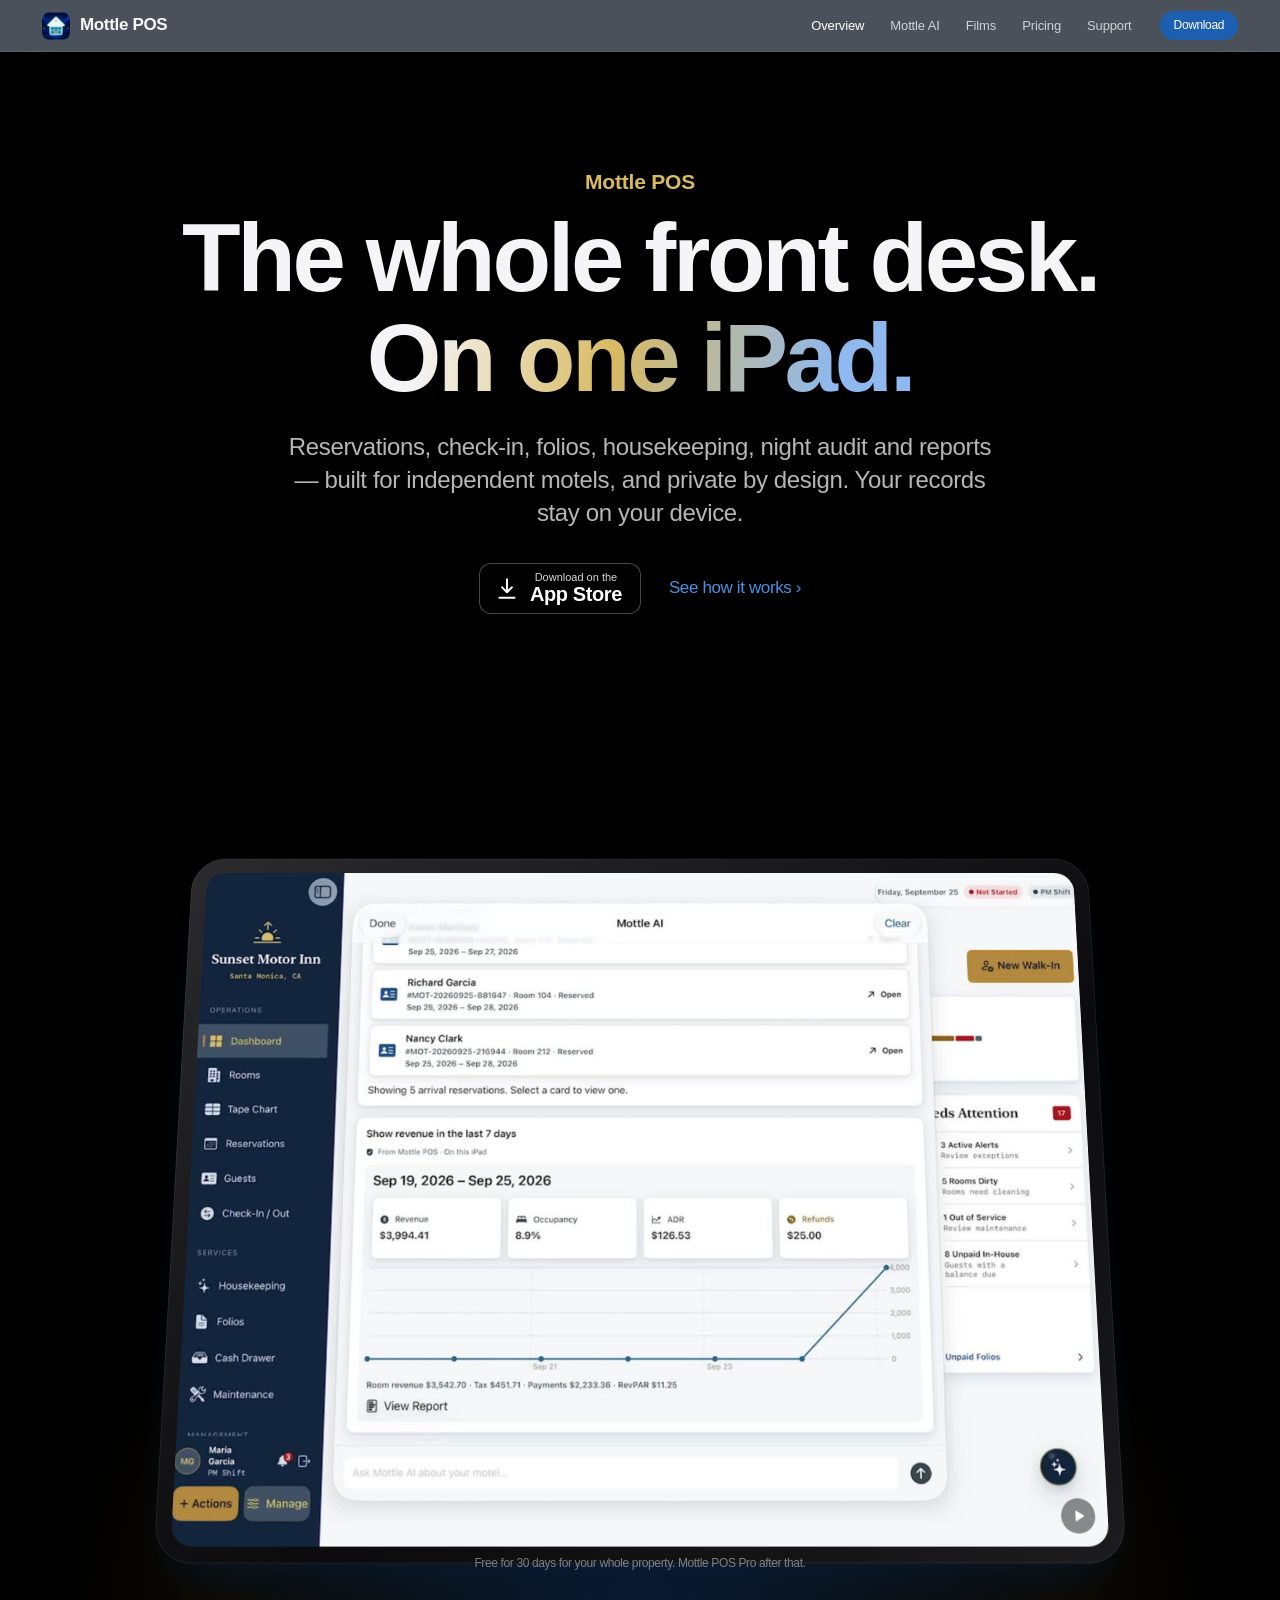
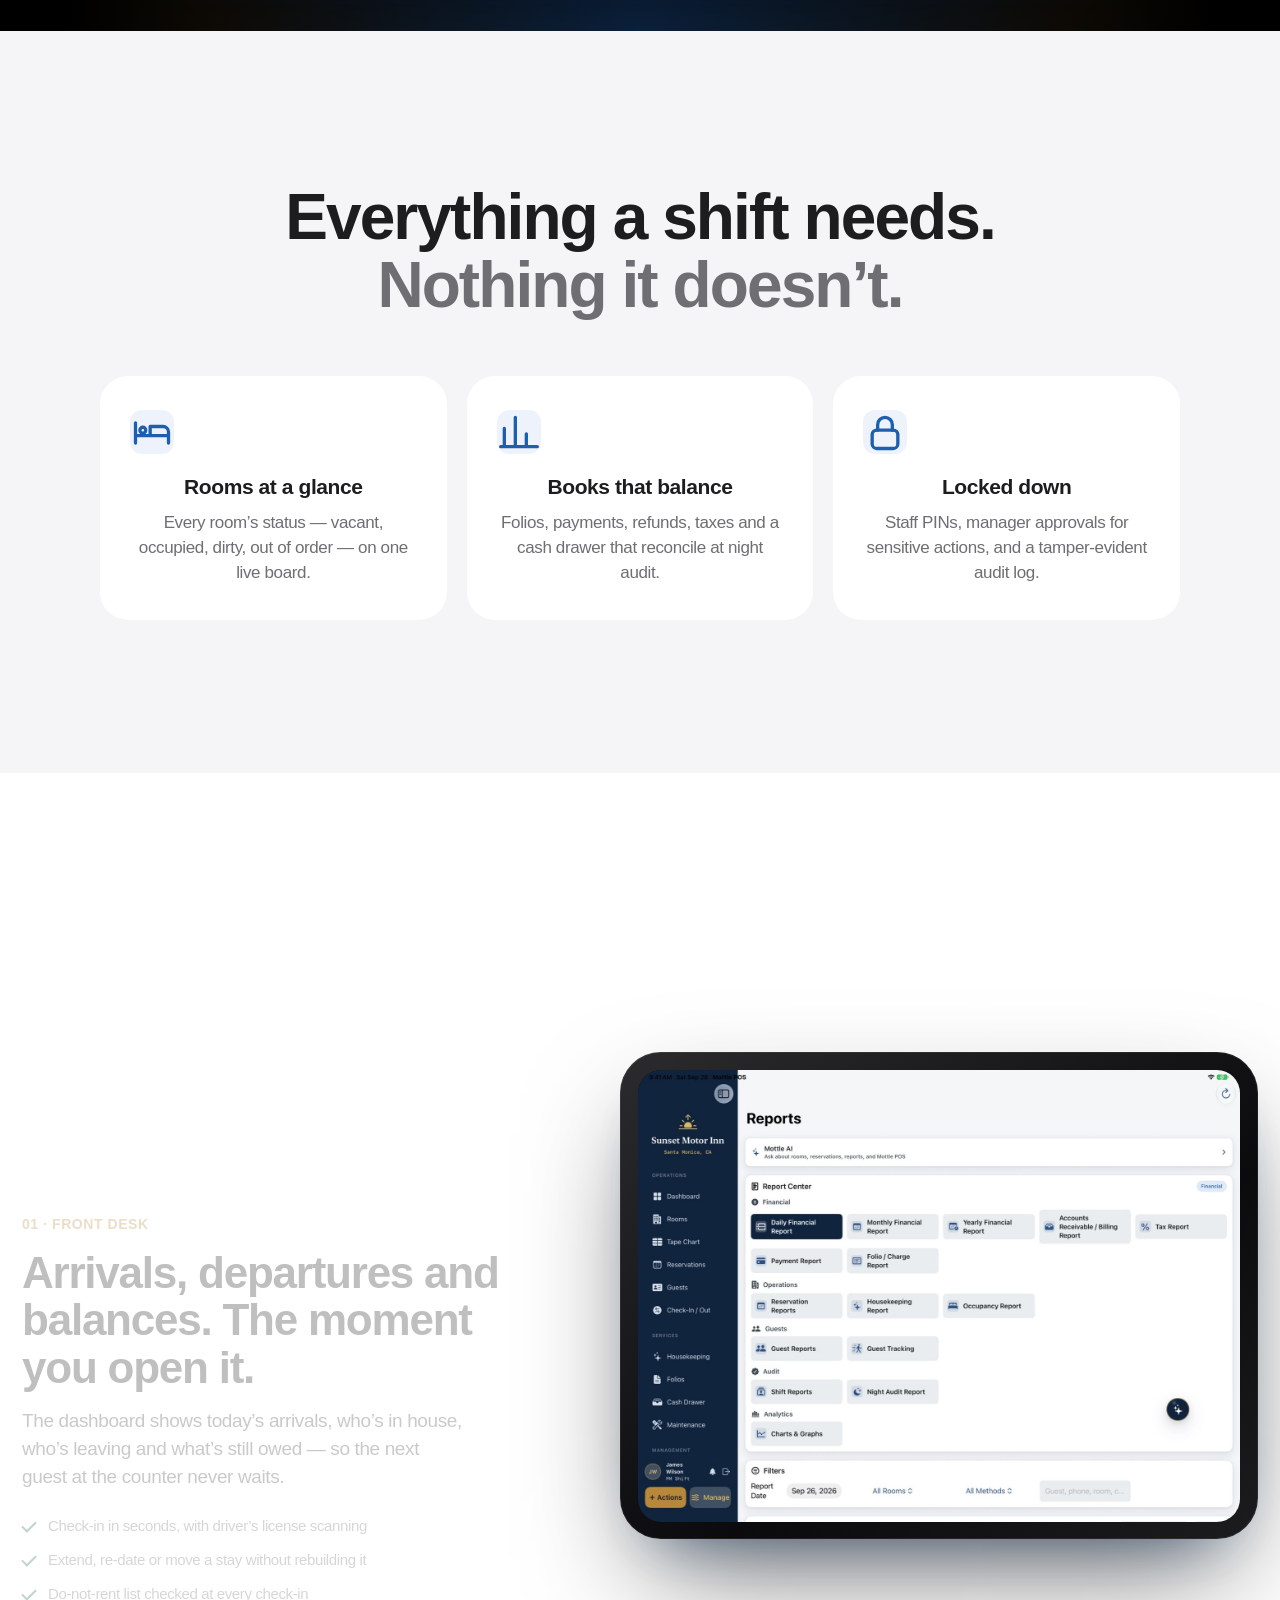
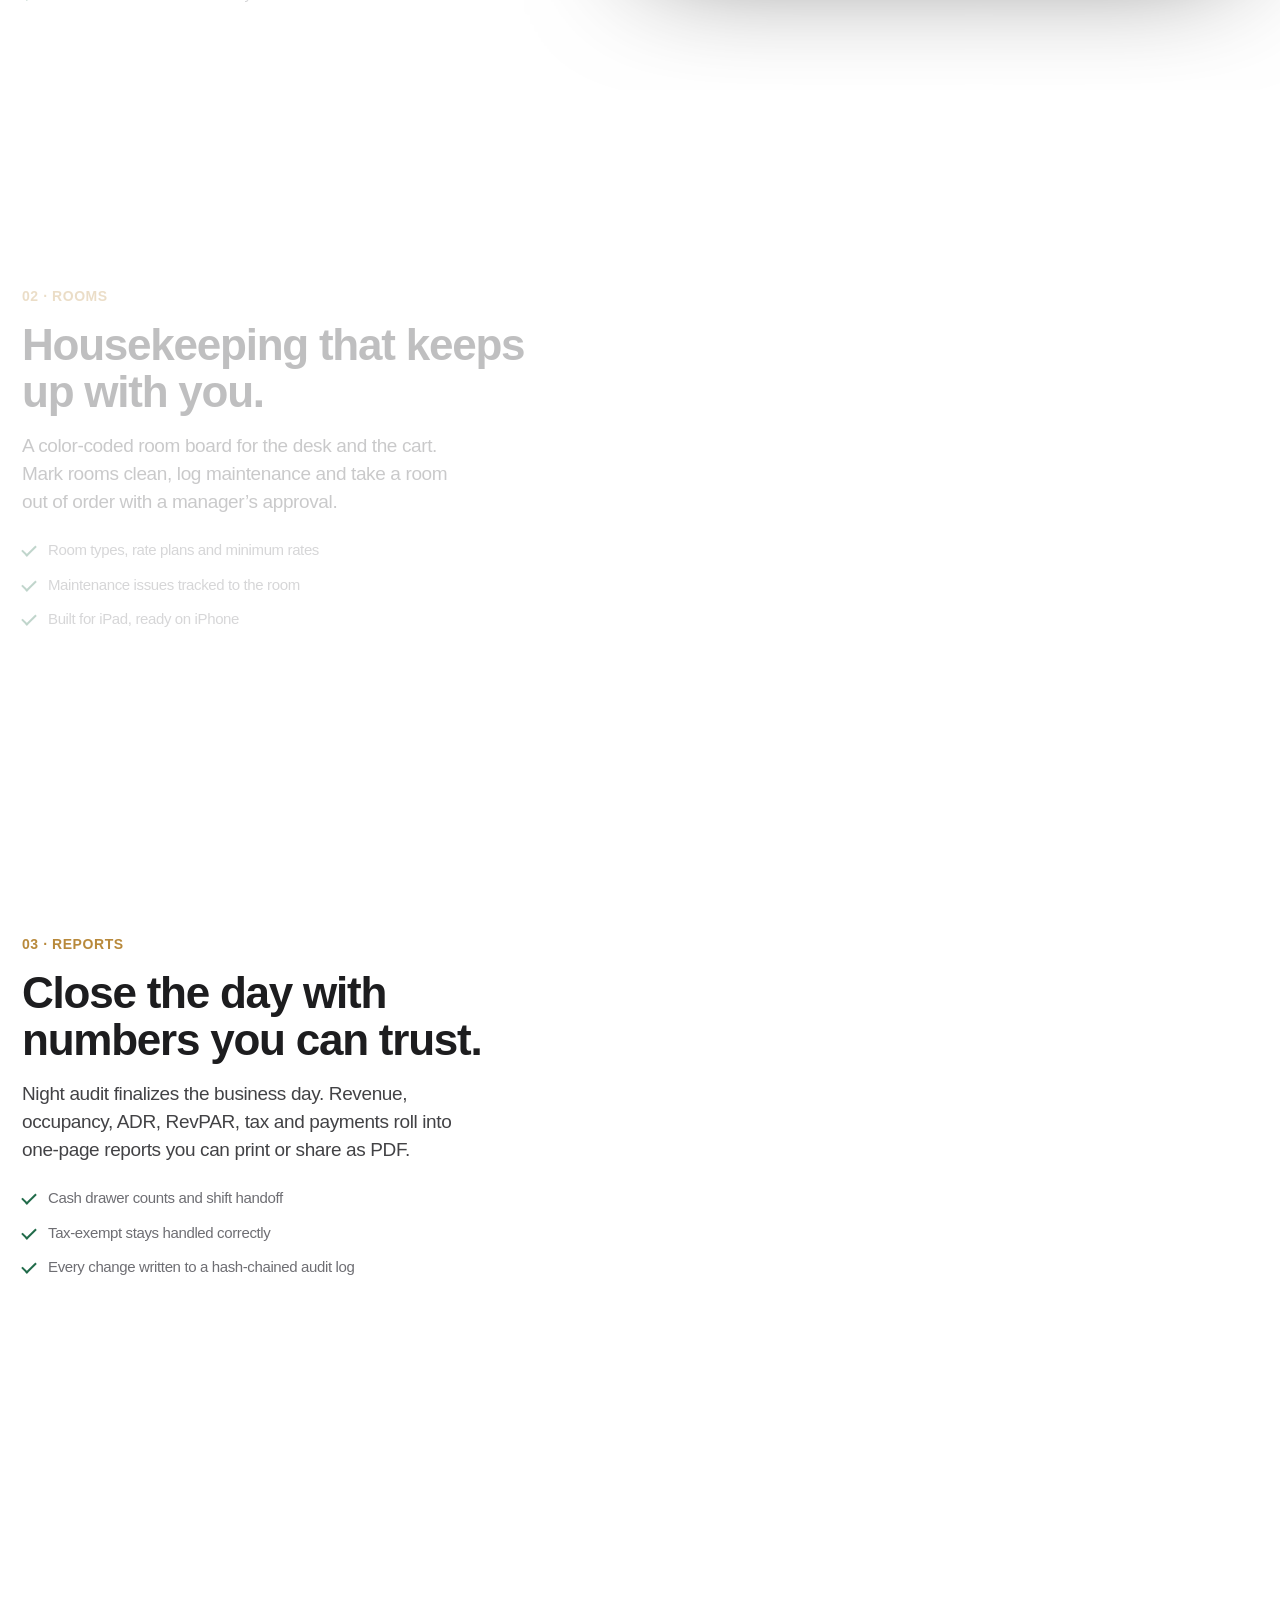
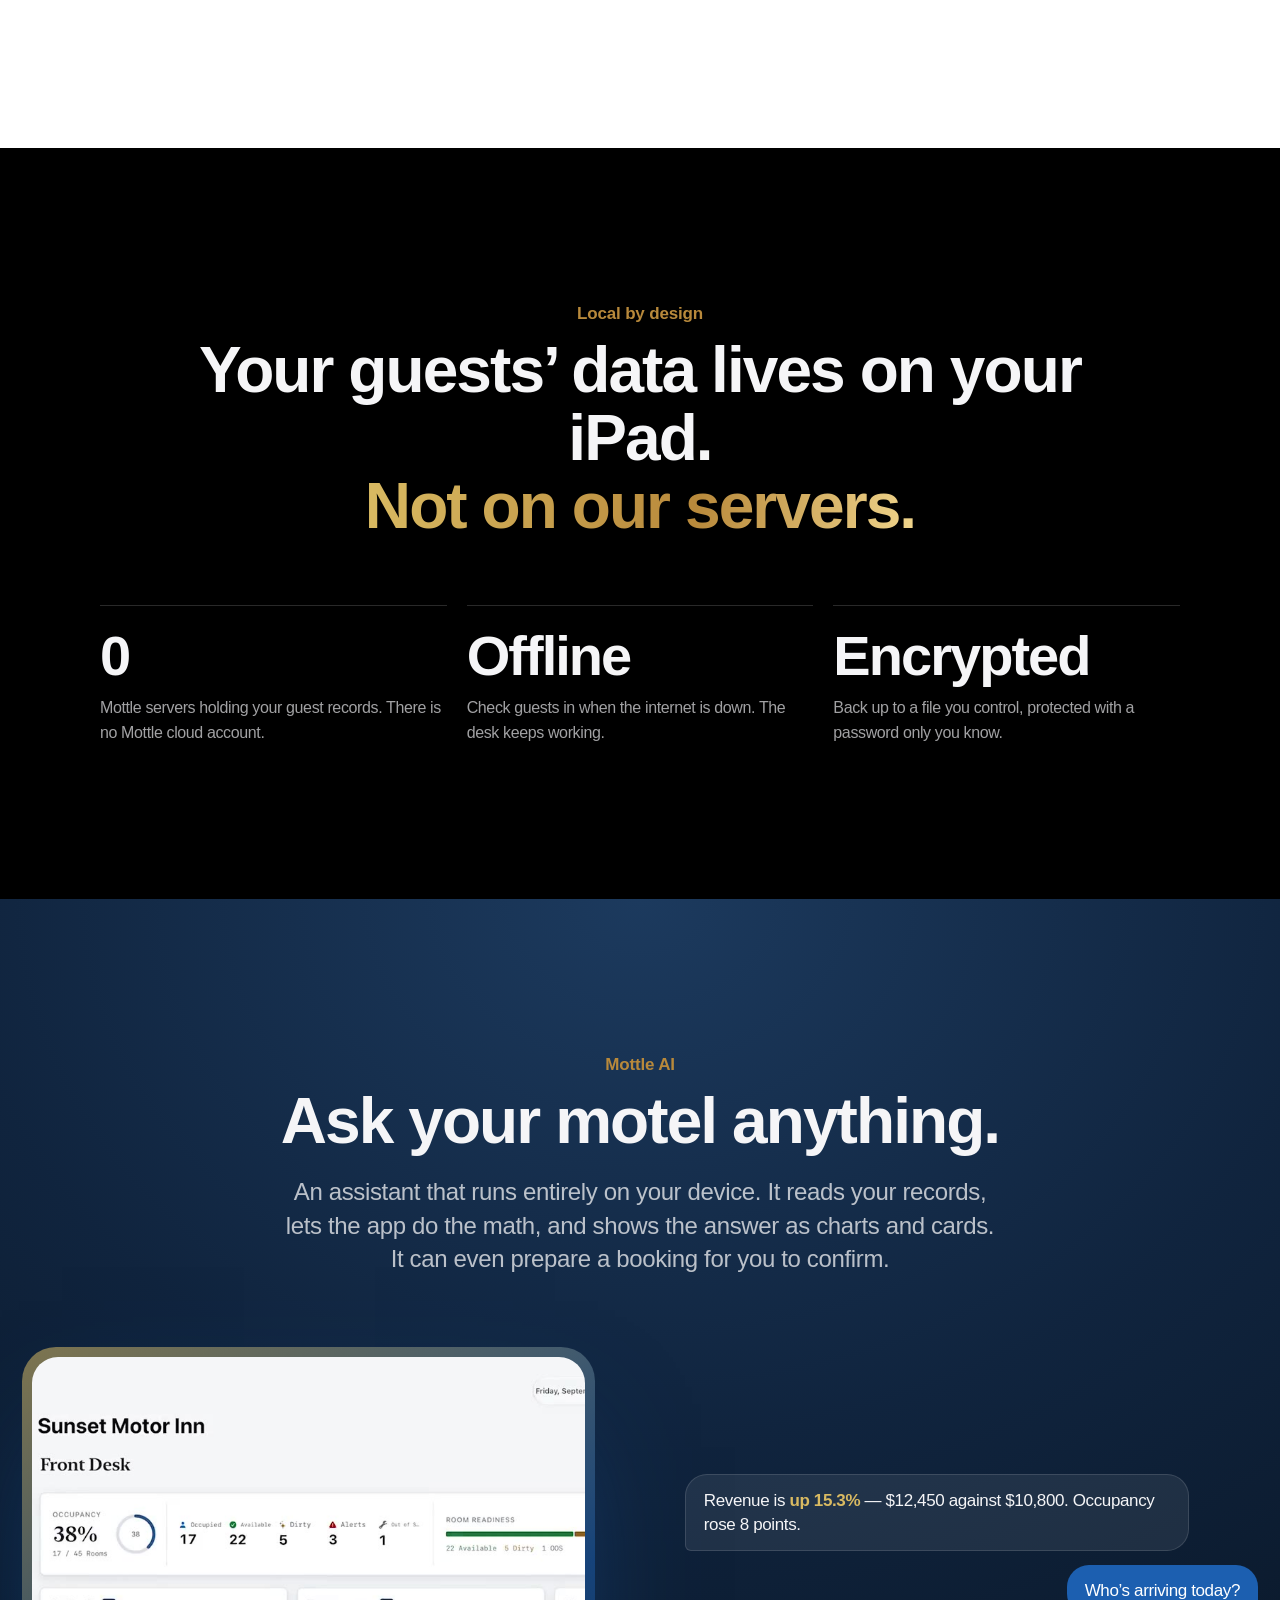
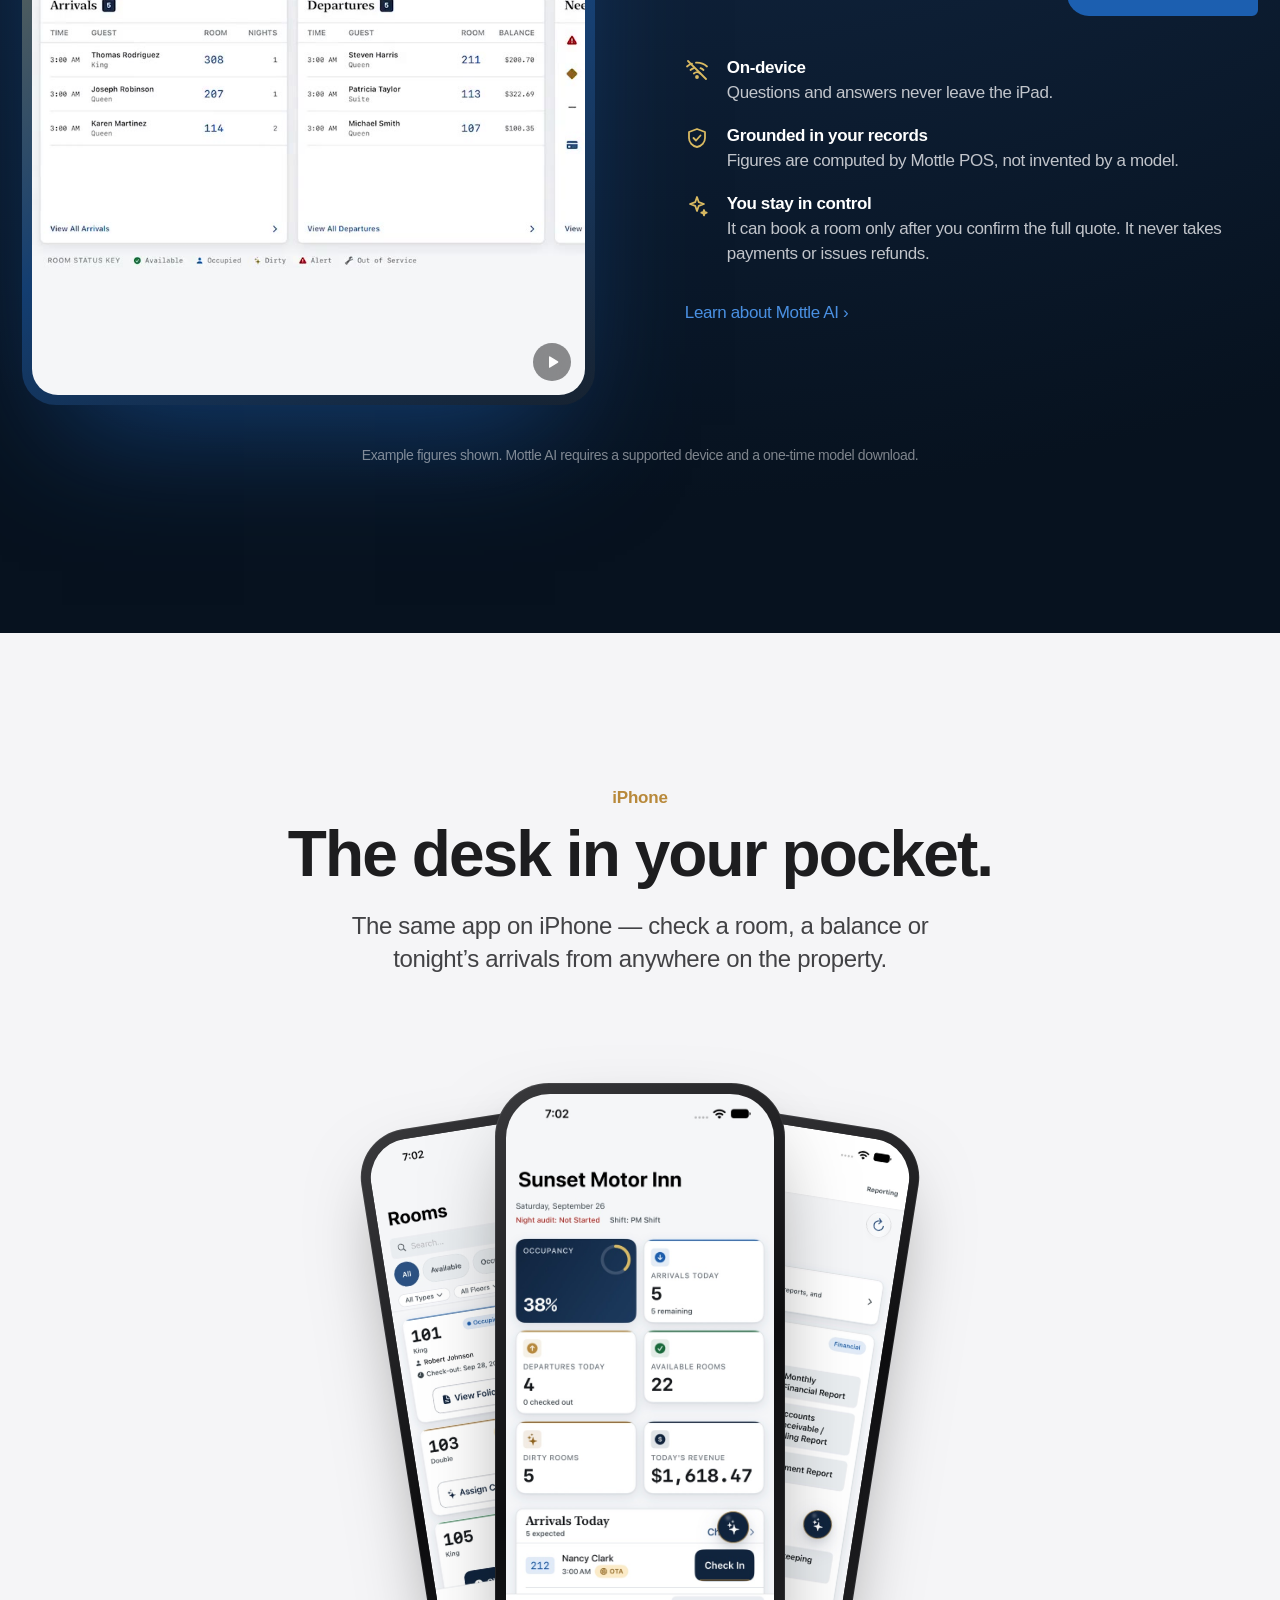
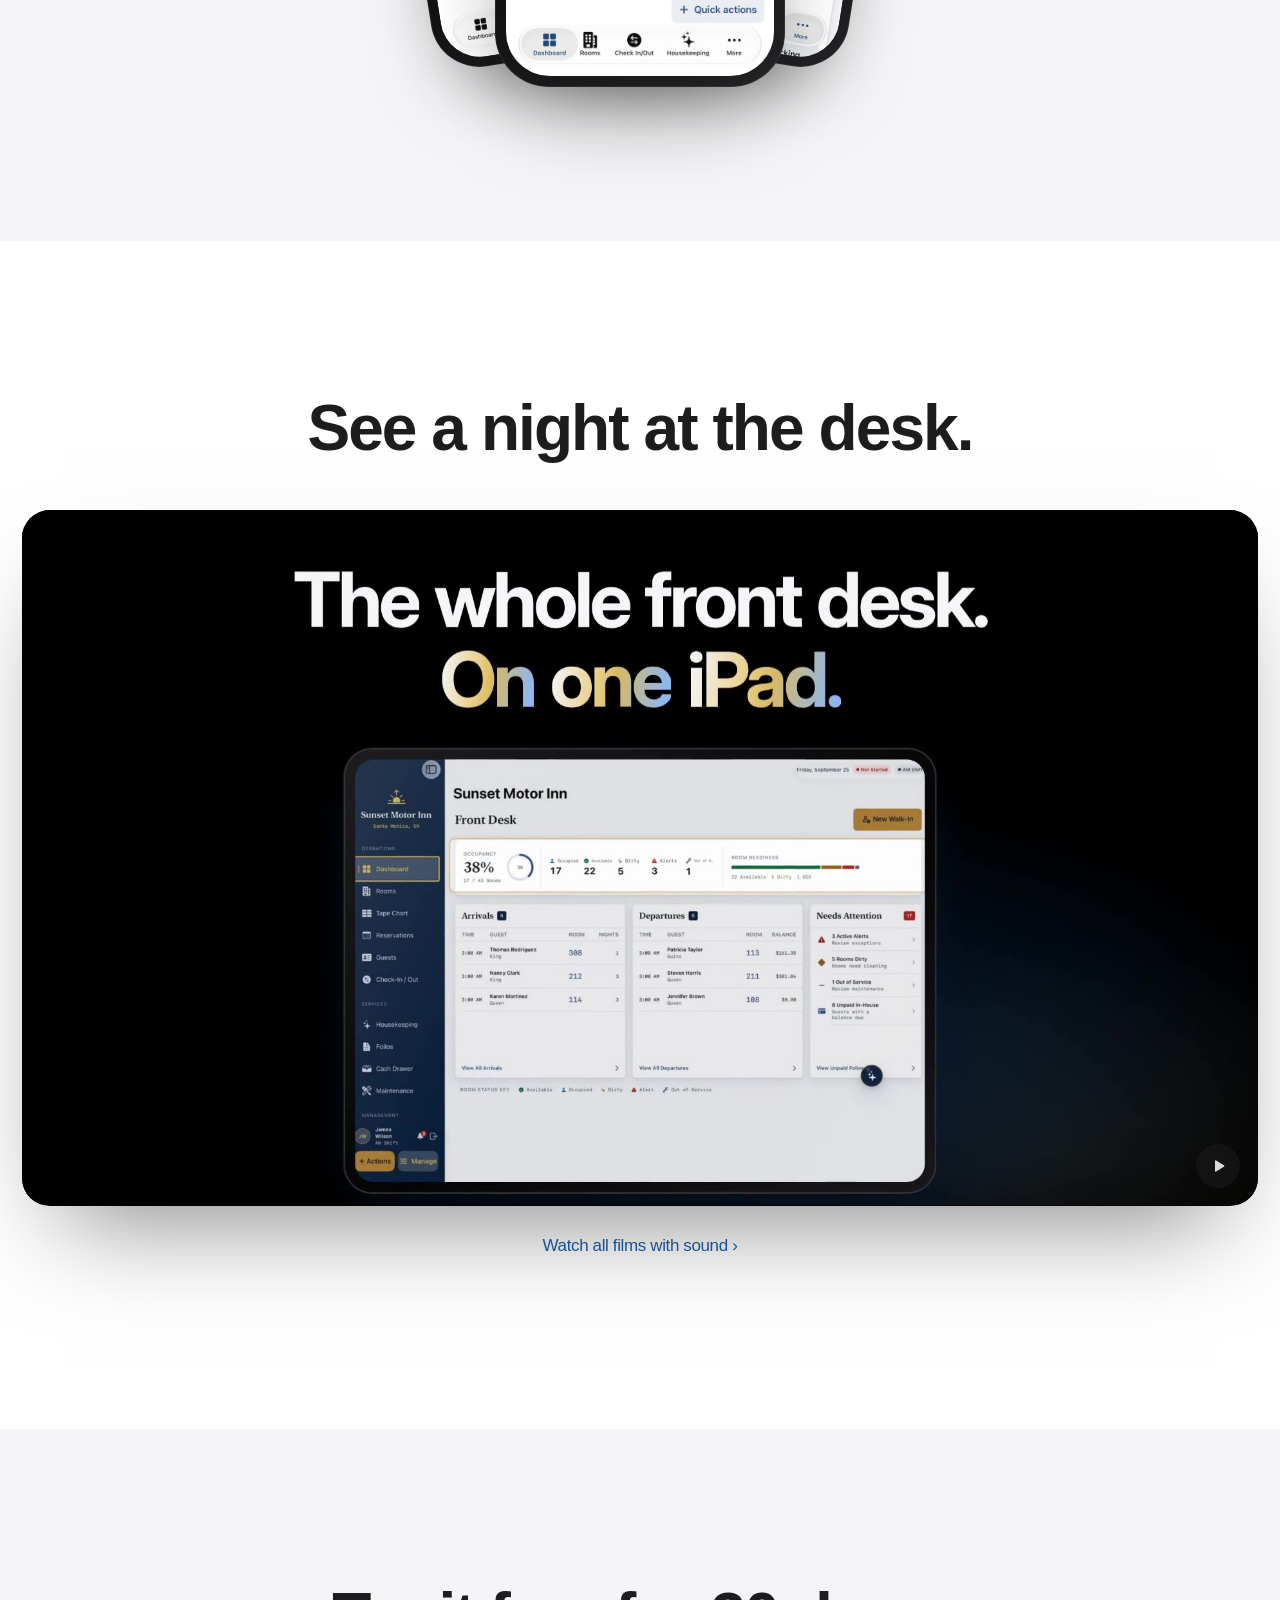
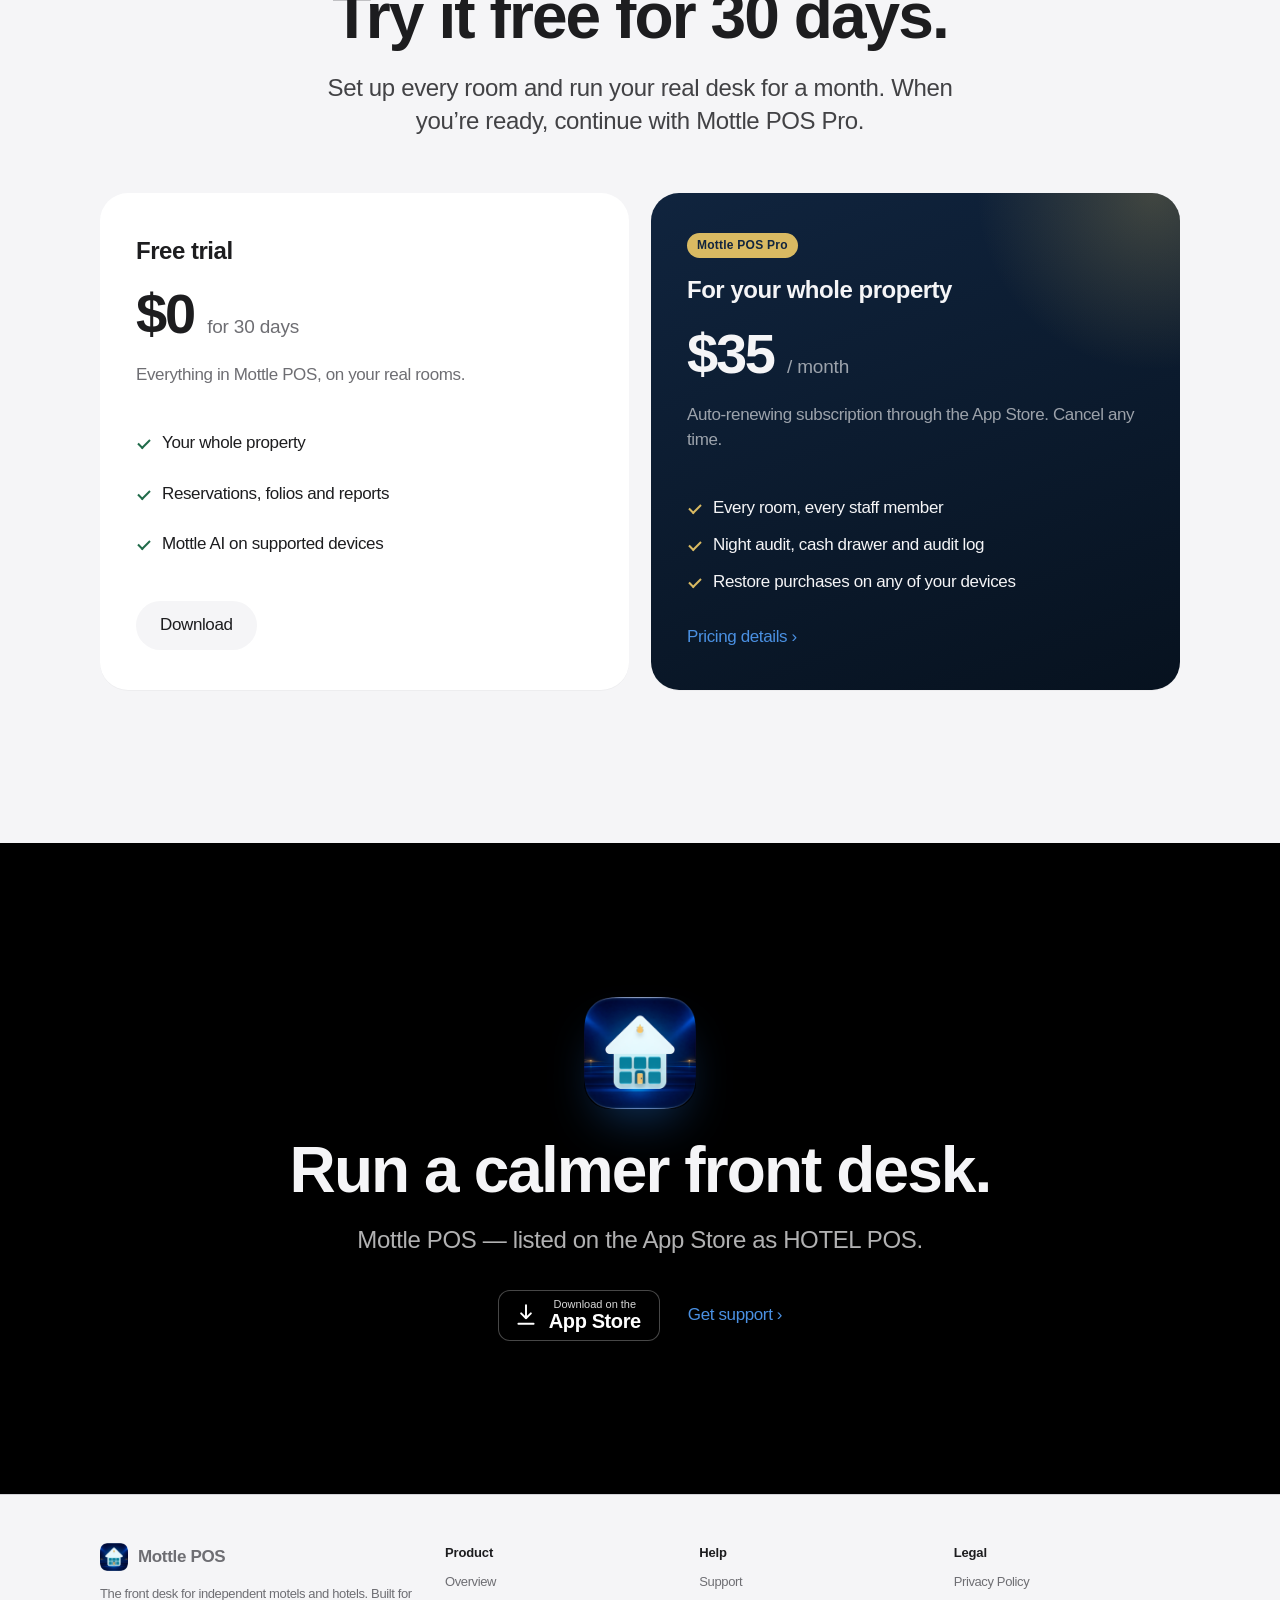
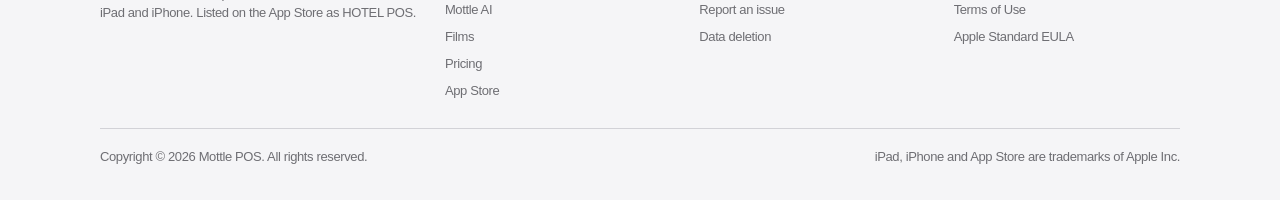
<file: index.html>
<!doctype html>
<html lang="en">
<head>
  <meta charset="utf-8">
  <meta name="viewport" content="width=device-width, initial-scale=1, viewport-fit=cover">
  <title>Mottle POS — The front desk for independent motels</title>
  <meta name="description" content="Reservations, check-in, folios, housekeeping, night audit and on-device AI for independent motels and hotels. Private by design, on iPad and iPhone.">
  <meta name="theme-color" content="#000000">
  <meta property="og:type" content="website">
  <meta property="og:title" content="Mottle POS — The front desk for independent motels">
  <meta property="og:description" content="Reservations, check-in, folios, housekeeping, night audit and on-device AI for independent motels and hotels. Private by design, on iPad and iPhone.">
  <meta property="og:url" content="https://harsh220601.github.io/mottle-pos/">
  <meta property="og:image" content="https://harsh220601.github.io/mottle-pos/assets/ipad-preview-poster.jpg">
  <meta name="twitter:card" content="summary_large_image">
  <meta name="twitter:image" content="https://harsh220601.github.io/mottle-pos/assets/ipad-preview-poster.jpg">
  <link rel="canonical" href="https://harsh220601.github.io/mottle-pos/">
  <meta name="apple-itunes-app" content="app-id=6763669836">
  <link rel="icon" type="image/png" href="assets/favicon-64.png">
  <link rel="apple-touch-icon" href="assets/apple-touch-icon.png">
  <link rel="stylesheet" href="assets/site.css">
  <script>document.documentElement.classList.add('js')</script>
  <script type="application/ld+json">{"@context": "https://schema.org", "@type": "SoftwareApplication", "name": "Mottle POS", "alternateName": "HOTEL POS", "applicationCategory": "BusinessApplication", "operatingSystem": "iPadOS, iOS", "description": "Front desk software for independent motels: reservations, check-in, folios, housekeeping, night audit and on-device AI.", "url": "https://harsh220601.github.io/mottle-pos/", "downloadUrl": "https://apps.apple.com/us/app/id6763669836", "image": "https://harsh220601.github.io/mottle-pos/assets/app-icon-512.png", "offers": {"@type": "Offer", "price": "35.00", "priceCurrency": "USD", "description": "Mottle POS Pro monthly subscription after a 30-day free trial"}}</script>
</head>
<body>
  <a class="skip" href="#main">Skip to content</a>
  <header class="nav dark">
    <nav class="nav-inner" aria-label="Main">
      <a class="brand" href=""><img src="assets/app-icon-128.png" alt="" width="28" height="28">Mottle POS</a>
      <ul class="nav-links">
        <li><a href="" aria-current="page">Overview</a></li>
        <li><a href="ai/">Mottle AI</a></li>
        <li><a href="films/">Films</a></li>
        <li><a href="pricing/">Pricing</a></li>
        <li><a href="support/">Support</a></li>
      </ul>
      <a class="nav-cta" href="https://apps.apple.com/us/app/id6763669836" rel="noopener">Download</a>
      <button class="menu-btn" type="button" aria-label="Menu" aria-expanded="false"><span></span><span></span></button>
    </nav>
  </header>
  <main id="main">

    <section class="hero" data-dark-nav>
      <p class="eyebrow reveal">Mottle POS</p>
      <h1 class="display reveal" style="--d:1">The whole front desk.<br><span class="gradient-text">On one iPad.</span></h1>
      <p class="lead reveal" style="--d:2">Reservations, check-in, folios, housekeeping, night audit and reports — built for independent motels, and private by design. Your records stay on your device.</p>
      <div class="actions reveal" style="--d:3;justify-content:center">
        <a class="appstore-badge" href="https://apps.apple.com/us/app/id6763669836" rel="noopener">
  <svg viewBox="0 0 24 24" fill="none" stroke="currentColor" stroke-width="1.8" stroke-linecap="round" aria-hidden="true"><path d="M12 3v12m0 0l-4.5-4.5M12 15l4.5-4.5M5 20h14"/></svg>
  <span><small>Download on the</small><strong>App Store</strong></span>
</a>
        <a class="link-arrow" href="#story">See how it works</a>
      </div>
      <div class="hero-device">
        <div class="ipad">
          <div class="screen">
            <video src="assets/ipad-preview.mp4" poster="assets/ipad-preview-poster.jpg" muted loop playsinline autoplay data-autoplay preload="metadata" aria-label="Mottle POS running on iPad"></video>
            <button class="film-toggle" type="button" aria-label="Pause video"></button>
          </div>
        </div>
      </div>
      <p class="hero-note">Free for 30 days for your whole property. Mottle POS Pro after that.</p>
    </section>

    <section class="section">
      <div class="container center">
        <h2 class="headline reveal">Everything a shift needs.<br><span class="muted">Nothing it doesn’t.</span></h2>
        <div class="highlights">
          <div class="highlight reveal" style="--d:0">
            <div class="icon"><svg viewBox="0 0 24 24" fill="none" stroke="currentColor" stroke-width="1.8" stroke-linecap="round" stroke-linejoin="round" aria-hidden="true"><path d="M3 18V7M3 14h18v4M21 14v-2a3 3 0 0 0-3-3h-7v5"/><circle cx="7" cy="11" r="1.6"/></svg></div>
            <h3>Rooms at a glance</h3>
            <p>Every room’s status — vacant, occupied, dirty, out of order — on one live board.</p>
          </div>
          <div class="highlight reveal" style="--d:1">
            <div class="icon"><svg viewBox="0 0 24 24" fill="none" stroke="currentColor" stroke-width="1.8" stroke-linecap="round" stroke-linejoin="round" aria-hidden="true"><path d="M4 20V10M10 20V4M16 20v-7M22 20H2"/></svg></div>
            <h3>Books that balance</h3>
            <p>Folios, payments, refunds, taxes and a cash drawer that reconcile at night audit.</p>
          </div>
          <div class="highlight reveal" style="--d:2">
            <div class="icon"><svg viewBox="0 0 24 24" fill="none" stroke="currentColor" stroke-width="1.8" stroke-linecap="round" stroke-linejoin="round" aria-hidden="true"><rect x="5" y="11" width="14" height="10" rx="2.5"/><path d="M8 11V8a4 4 0 0 1 8 0v3"/></svg></div>
            <h3>Locked down</h3>
            <p>Staff PINs, manager approvals for sensitive actions, and a tamper-evident audit log.</p>
          </div>
        </div>
      </div>
    </section>

    <section class="section white-section" id="story">
      <div class="wide story">
        <div class="story-steps">
          <div class="story-step active">
            <div class="num">01 · FRONT DESK</div>
            <h3>Arrivals, departures and balances. The moment you open it.</h3>
            <p>The dashboard shows today’s arrivals, who’s in house, who’s leaving and what’s still owed — so the next guest at the counter never waits.</p>
            <ul>
              <li>Check-in in seconds, with driver’s license scanning</li>
              <li>Extend, re-date or move a stay without rebuilding it</li>
              <li>Do-not-rent list checked at every check-in</li>
            </ul>
            <div class="story-mobile-img"><div class="ipad"><div class="screen"><img src="assets/ipad-dashboard.jpg" alt="Mottle POS dashboard on iPad" loading="lazy"></div></div></div>
          </div>
          <div class="story-step">
            <div class="num">02 · ROOMS</div>
            <h3>Housekeeping that keeps up with you.</h3>
            <p>A color-coded room board for the desk and the cart. Mark rooms clean, log maintenance and take a room out of order with a manager’s approval.</p>
            <ul>
              <li>Room types, rate plans and minimum rates</li>
              <li>Maintenance issues tracked to the room</li>
              <li>Built for iPad, ready on iPhone</li>
            </ul>
            <div class="story-mobile-img"><div class="ipad"><div class="screen"><img src="assets/ipad-rooms.jpg" alt="Room status board on iPad" loading="lazy"></div></div></div>
          </div>
          <div class="story-step">
            <div class="num">03 · REPORTS</div>
            <h3>Close the day with numbers you can trust.</h3>
            <p>Night audit finalizes the business day. Revenue, occupancy, ADR, RevPAR, tax and payments roll into one-page reports you can print or share as PDF.</p>
            <ul>
              <li>Cash drawer counts and shift handoff</li>
              <li>Tax-exempt stays handled correctly</li>
              <li>Every change written to a hash-chained audit log</li>
            </ul>
            <div class="story-mobile-img"><div class="ipad"><div class="screen"><img src="assets/ipad-reports.jpg" alt="Reports on iPad" loading="lazy"></div></div></div>
          </div>
        </div>
        <div class="story-visual" aria-hidden="true">
          <div class="ipad">
            <div class="screen">
              <img class="active" src="assets/ipad-dashboard.jpg" alt="">
              <img src="assets/ipad-rooms.jpg" alt="" loading="lazy">
              <img src="assets/ipad-reports.jpg" alt="" loading="lazy">
            </div>
          </div>
        </div>
      </div>
    </section>

    <section class="section dark-section statement center" data-dark-nav>
      <div class="container">
        <p class="eyebrow reveal">Local by design</p>
        <h2 class="headline reveal" style="--d:1">Your guests’ data lives on your iPad.<br><span class="gold-text">Not on our servers.</span></h2>
        <div class="stat-row">
          <div class="stat reveal" style="--d:0"><strong>0</strong><span>Mottle servers holding your guest records. There is no Mottle cloud account.</span></div>
          <div class="stat reveal" style="--d:1"><strong>Offline</strong><span>Check guests in when the internet is down. The desk keeps working.</span></div>
          <div class="stat reveal" style="--d:2"><strong>Encrypted</strong><span>Back up to a file you control, protected with a password only you know.</span></div>
        </div>
      </div>
    </section>

    <section class="section navy-section" data-dark-nav>
      <div class="wide">
        <div class="center">
          <p class="eyebrow reveal">Mottle AI</p>
          <h2 class="headline reveal" style="--d:1">Ask your motel anything.</h2>
          <p class="lead reveal" style="--d:2;max-width:720px;margin:20px auto 0">An assistant that runs entirely on your device. It reads your records, lets the app do the math, and shows the answer as charts and cards. It can even prepare a booking for you to confirm.</p>
        </div>
        <div class="ai-grid">
          <div class="ai-frame reveal scale">
            <div class="screen">
              <video src="assets/ai-demo.mp4" poster="assets/ai-demo-poster.jpg" muted loop playsinline data-autoplay preload="none" aria-label="Mottle AI answering questions on iPad"></video>
              <button class="film-toggle" type="button" aria-label="Pause video"></button>
            </div>
          </div>
          <div>
            <div class="chat">
              <div class="bubble ask reveal">How is this month tracking against last month?</div>
              <div class="bubble answer reveal" style="--d:1">Revenue is <b>up 15.3%</b> — $12,450 against $10,800. Occupancy rose 8 points.</div>
              <div class="bubble ask reveal" style="--d:2">Who’s arriving today?</div>
            </div>
            <ul class="ai-points">
              <li class="reveal"><svg viewBox="0 0 24 24" fill="none" stroke="currentColor" stroke-width="1.8" stroke-linecap="round" stroke-linejoin="round" aria-hidden="true"><path d="M2 8.5a15 15 0 0 1 5-2.8M22 8.5A15 15 0 0 0 11 4.6M5.5 12a10 10 0 0 1 3.4-1.9M18.5 12a10 10 0 0 0-3-1.8M8.8 15.5a5 5 0 0 1 6.4 0"/><circle cx="12" cy="19" r="1"/><path d="M3 3l18 18"/></svg><div><strong>On-device</strong>Questions and answers never leave the iPad.</div></li>
              <li class="reveal" style="--d:1"><svg viewBox="0 0 24 24" fill="none" stroke="currentColor" stroke-width="1.8" stroke-linecap="round" stroke-linejoin="round" aria-hidden="true"><path d="M12 3l8 3v6c0 4.5-3.4 8.3-8 9-4.6-.7-8-4.5-8-9V6z"/><path d="M8.5 12l2.5 2.5 4.5-5"/></svg><div><strong>Grounded in your records</strong>Figures are computed by Mottle POS, not invented by a model.</div></li>
              <li class="reveal" style="--d:2"><svg viewBox="0 0 24 24" fill="none" stroke="currentColor" stroke-width="1.8" stroke-linecap="round" stroke-linejoin="round" aria-hidden="true"><path d="M12 3l1.8 5.2L19 10l-5.2 1.8L12 17l-1.8-5.2L5 10l5.2-1.8z"/><path d="M19 16l.7 2 2 .7-2 .7-.7 2-.7-2-2-.7 2-.7z"/></svg><div><strong>You stay in control</strong>It can book a room only after you confirm the full quote. It never takes payments or issues refunds.</div></li>
            </ul>
            <p class="reveal" style="margin-top:34px"><a class="link-arrow" href="ai/">Learn about Mottle AI</a></p>
          </div>
        </div>
        <p class="small center reveal" style="color:rgba(245,245,247,.5);margin-top:40px">Example figures shown. Mottle AI requires a supported device and a one-time model download.</p>
      </div>
    </section>

    <section class="section">
      <div class="container center">
        <p class="eyebrow reveal">iPhone</p>
        <h2 class="headline reveal" style="--d:1">The desk in your pocket.</h2>
        <p class="lead reveal" style="--d:2;max-width:640px;margin:20px auto 0">The same app on iPhone — check a room, a balance or tonight’s arrivals from anywhere on the property.</p>
        <div class="phones" aria-hidden="true">
          <div class="phone"><div class="screen"><img src="assets/iphone-rooms.jpg" alt="" loading="lazy"></div></div>
          <div class="phone"><div class="screen"><img src="assets/iphone-dashboard.jpg" alt="" loading="lazy"></div></div>
          <div class="phone"><div class="screen"><img src="assets/iphone-reports.jpg" alt="" loading="lazy"></div></div>
        </div>
      </div>
    </section>

    <section class="section white-section">
      <div class="wide">
        <div class="center" style="margin-bottom:48px">
          <h2 class="headline reveal">See a night at the desk.</h2>
        </div>
        <div class="film reveal scale">
          <video src="assets/films/launch.mp4" poster="assets/films/launch-poster.jpg" muted loop playsinline data-autoplay preload="none" aria-label="Introducing Mottle POS, product film"></video>
          <button class="film-toggle" type="button" aria-label="Pause video"></button>
        </div>
        <p class="center reveal" style="margin-top:28px"><a class="link-arrow" href="films/">Watch all films with sound</a></p>
      </div>
    </section>

    <section class="section">
      <div class="container center">
        <h2 class="headline reveal">Try it free for 30 days.</h2>
        <p class="lead reveal" style="--d:1;max-width:660px;margin:20px auto 0">Set up every room and run your real desk for a month. When you’re ready, continue with Mottle POS Pro.</p>
        <div class="plans">
          <div class="plan reveal">
            <h3>Free trial</h3>
            <div class="price">$0 <small>for 30 days</small></div>
            <p class="muted">Everything in Mottle POS, on your real rooms.</p>
            <ul>
              <li>Your whole property</li>
              <li>Reservations, folios and reports</li>
              <li>Mottle AI on supported devices</li>
            </ul>
            <a class="btn light" href="https://apps.apple.com/us/app/id6763669836" rel="noopener" style="align-self:flex-start;background:#f5f5f7">Download</a>
          </div>
          <div class="plan featured reveal" style="--d:1">
            <span class="badge">Mottle POS Pro</span>
            <h3>For your whole property</h3>
            <div class="price">$35 <small>/ month</small></div>
            <p class="muted">Auto-renewing subscription through the App Store. Cancel any time.</p>
            <ul>
              <li>Every room, every staff member</li>
              <li>Night audit, cash drawer and audit log</li>
              <li>Restore purchases on any of your devices</li>
            </ul>
            <a class="link-arrow" href="pricing/" style="position:relative">Pricing details</a>
          </div>
        </div>
      </div>
    </section>

    <section class="section dark-section final" data-dark-nav>
      <div class="container">
        <img class="app-icon reveal scale" src="assets/app-icon-256.png" alt="Mottle POS app icon" width="112" height="112">
        <h2 class="headline reveal" style="--d:1">Run a calmer front desk.</h2>
        <p class="lead reveal" style="--d:2;margin:18px auto 34px">Mottle POS — listed on the App Store as HOTEL POS.</p>
        <div class="actions reveal" style="--d:3"><a class="appstore-badge" href="https://apps.apple.com/us/app/id6763669836" rel="noopener">
  <svg viewBox="0 0 24 24" fill="none" stroke="currentColor" stroke-width="1.8" stroke-linecap="round" aria-hidden="true"><path d="M12 3v12m0 0l-4.5-4.5M12 15l4.5-4.5M5 20h14"/></svg>
  <span><small>Download on the</small><strong>App Store</strong></span>
</a><a class="link-arrow" href="support/">Get support</a></div>
      </div>
    </section>

  </main>
  <footer class="footer">
    <div class="footer-inner">
      <div class="footer-cols">
        <div>
          <a class="brand" href=""><img src="assets/app-icon-128.png" alt="" width="28" height="28">Mottle POS</a>
          <p>The front desk for independent motels and hotels. Built for iPad and iPhone. Listed on the App Store as HOTEL POS.</p>
        </div>
        <div>
          <h4>Product</h4>
          <ul>
            <li><a href="">Overview</a></li>
            <li><a href="ai/">Mottle AI</a></li>
            <li><a href="films/">Films</a></li>
            <li><a href="pricing/">Pricing</a></li>
            <li><a href="https://apps.apple.com/us/app/id6763669836" rel="noopener">App Store</a></li>
          </ul>
        </div>
        <div>
          <h4>Help</h4>
          <ul>
            <li><a href="support/">Support</a></li>
            <li><a href="support/#contact">Report an issue</a></li>
            <li><a href="data-deletion/">Data deletion</a></li>
          </ul>
        </div>
        <div>
          <h4>Legal</h4>
          <ul>
            <li><a href="privacy-policy/">Privacy Policy</a></li>
            <li><a href="terms-of-use/">Terms of Use</a></li>
            <li><a href="https://www.apple.com/legal/internet-services/itunes/dev/stdeula/" rel="noopener">Apple Standard EULA</a></li>
          </ul>
        </div>
      </div>
      <div class="footer-legal">
        <span>Copyright © <span data-year>2026</span> Mottle POS. All rights reserved.</span>
        <span>iPad, iPhone and App Store are trademarks of Apple Inc.</span>
      </div>
    </div>
  </footer>
  <script src="assets/site.js" defer></script>
</body>
</html>
</file>
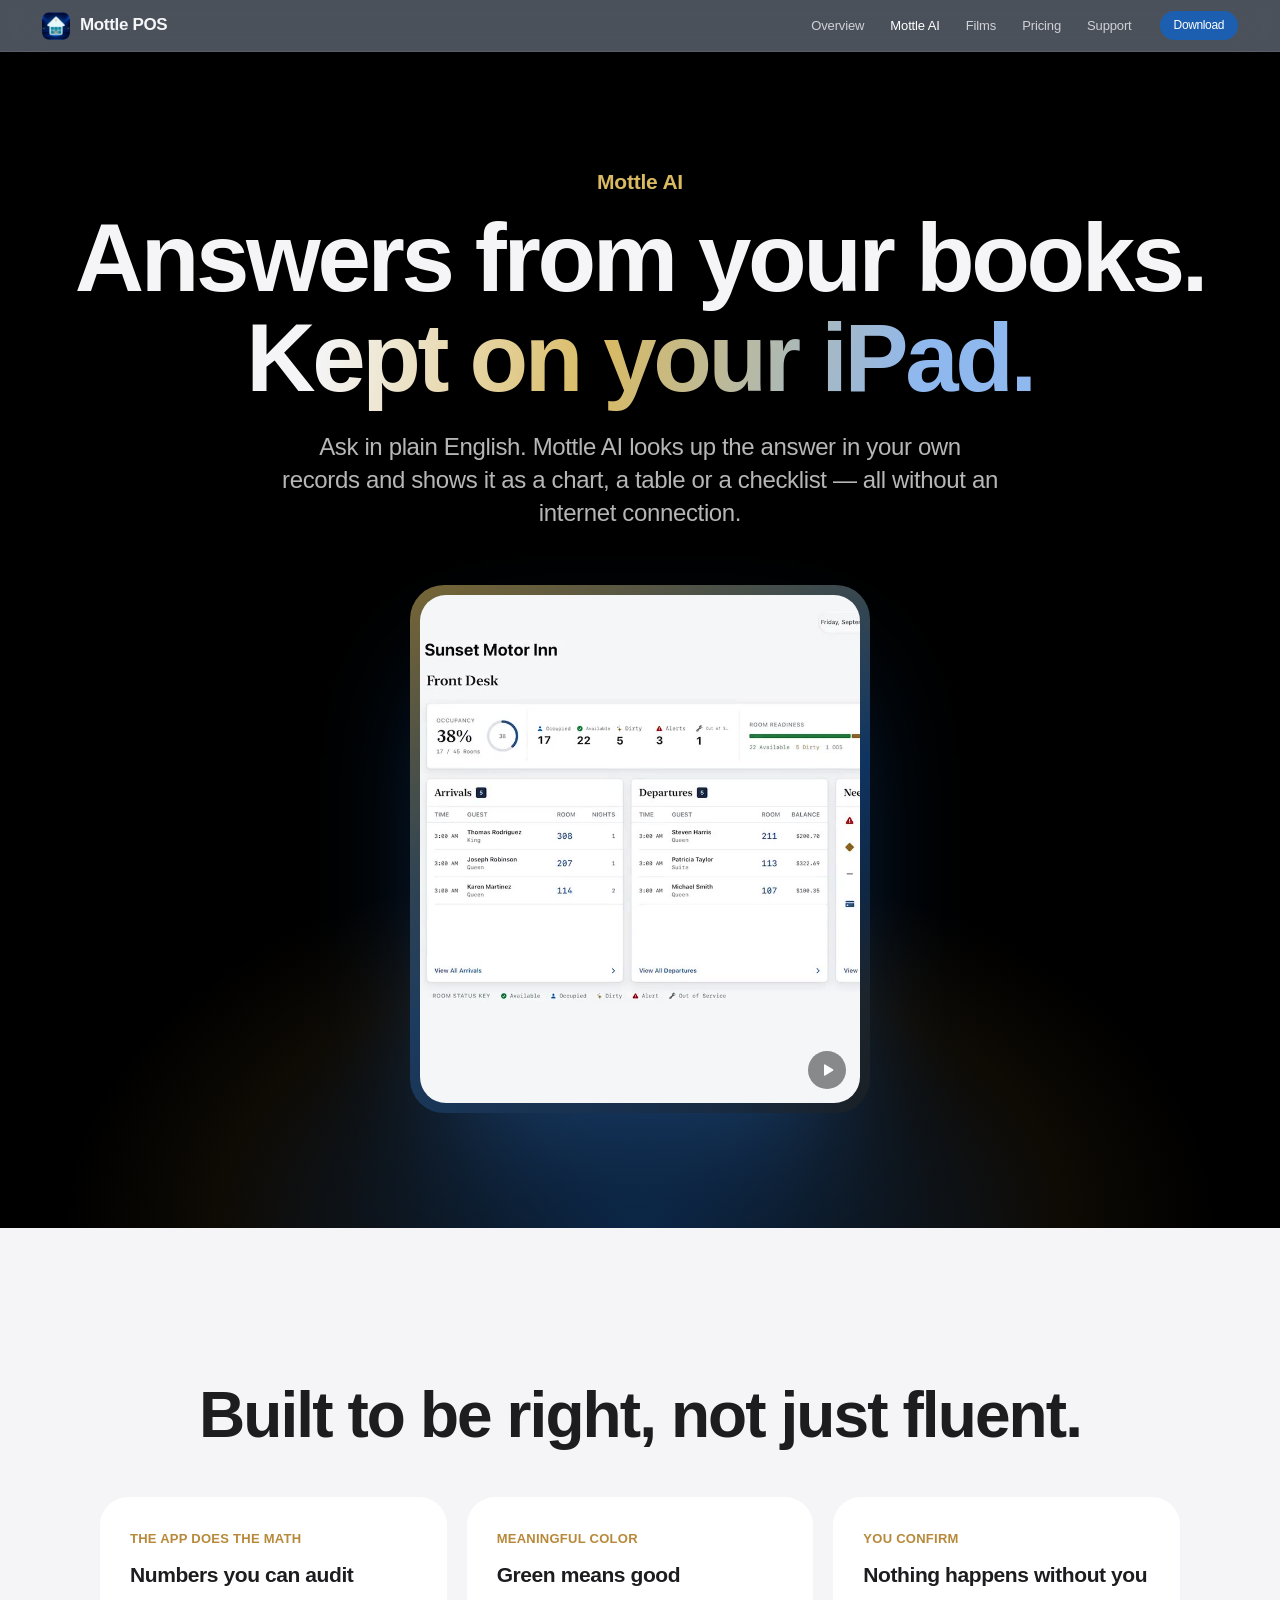
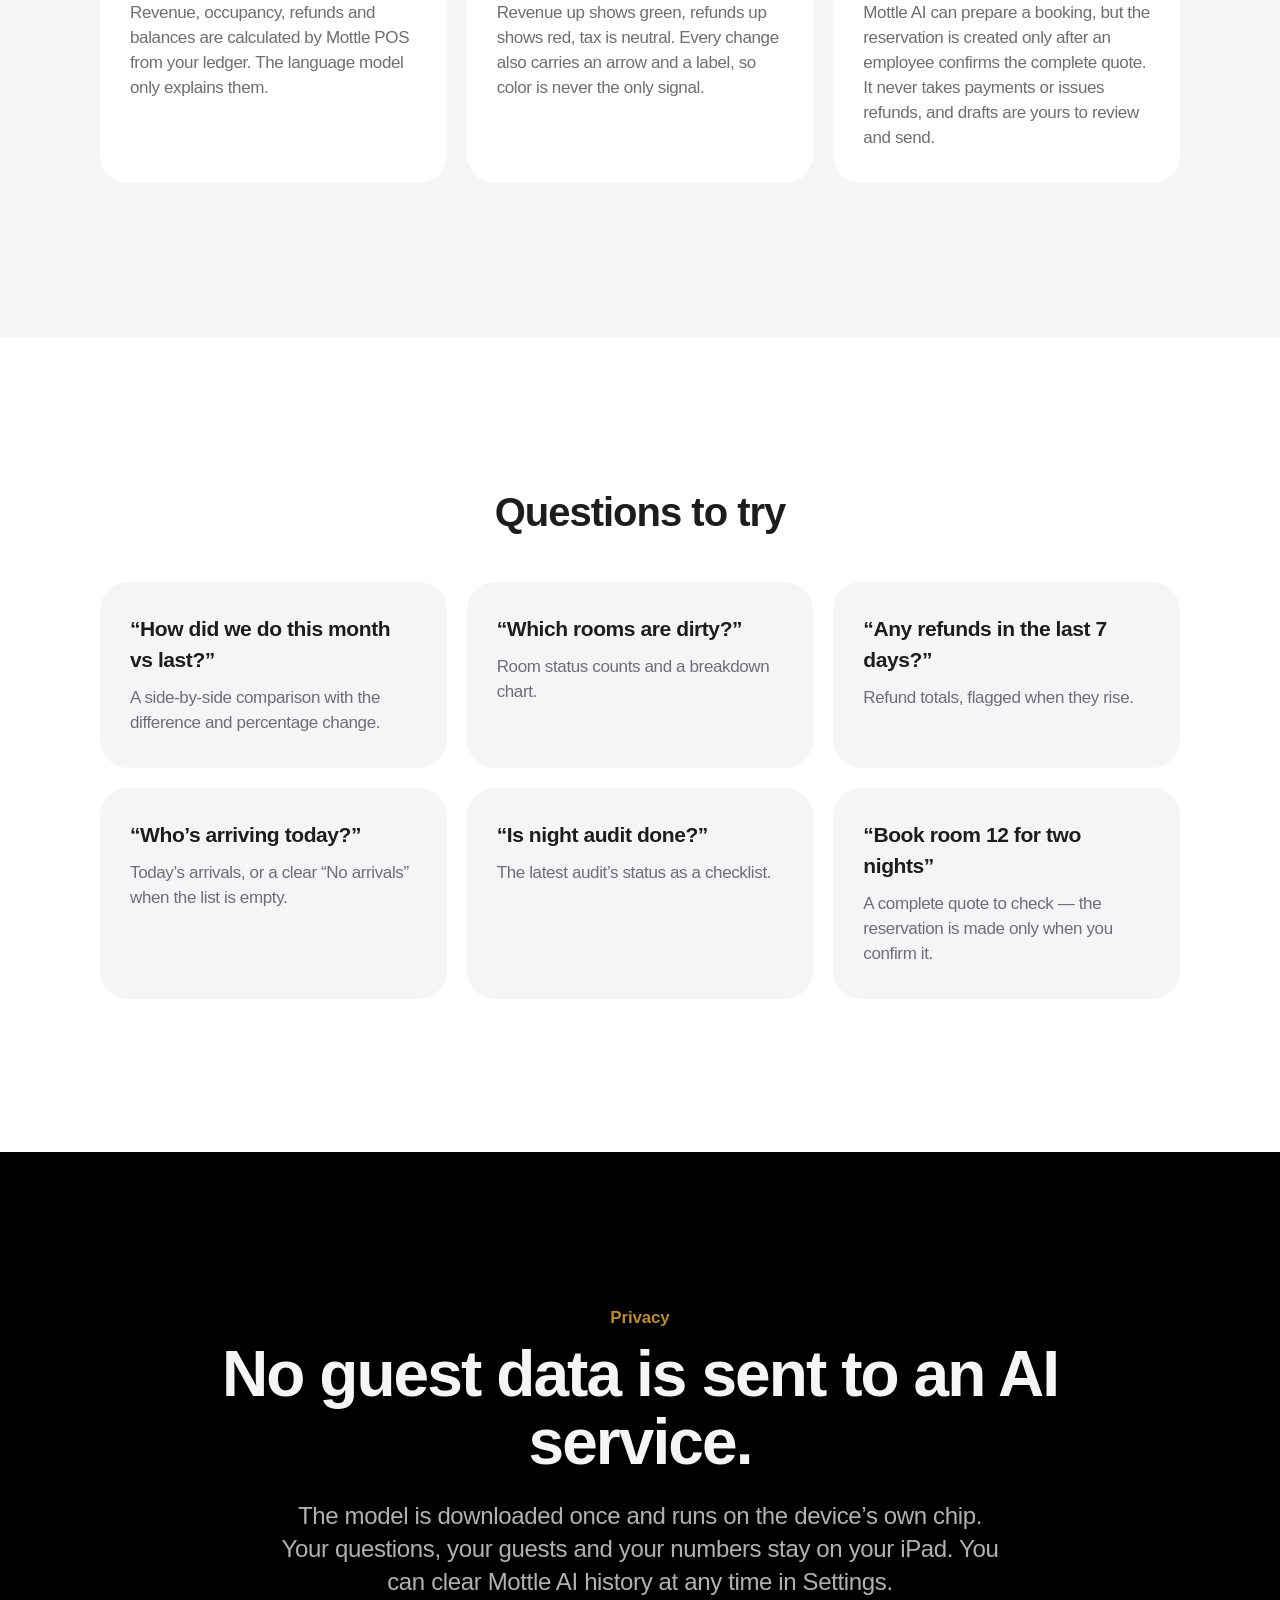
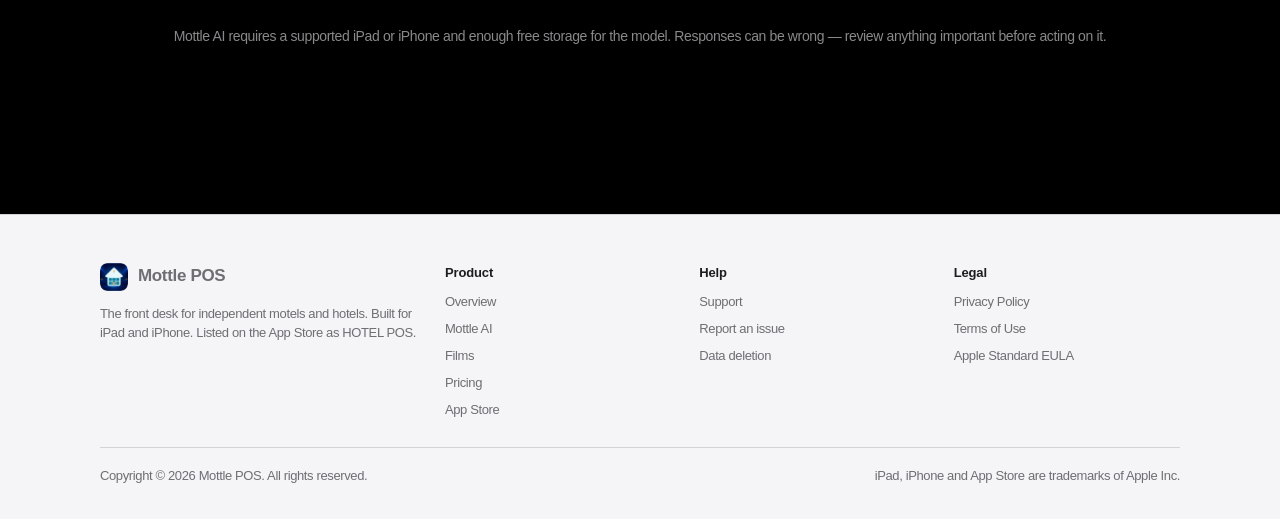
<file: ai/index.html>
<!doctype html>
<html lang="en">
<head>
  <meta charset="utf-8">
  <meta name="viewport" content="width=device-width, initial-scale=1, viewport-fit=cover">
  <title>Mottle AI — Mottle POS</title>
  <meta name="description" content="Ask your motel anything. Mottle AI runs on your device, uses your own records, and never sends guest data to an AI service.">
  <meta name="theme-color" content="#000000">
  <meta property="og:type" content="website">
  <meta property="og:title" content="Mottle AI — Mottle POS">
  <meta property="og:description" content="Ask your motel anything. Mottle AI runs on your device, uses your own records, and never sends guest data to an AI service.">
  <meta property="og:url" content="https://harsh220601.github.io/mottle-pos/ai/">
  <meta property="og:image" content="https://harsh220601.github.io/mottle-pos/assets/ipad-preview-poster.jpg">
  <meta name="twitter:card" content="summary_large_image">
  <meta name="twitter:image" content="https://harsh220601.github.io/mottle-pos/assets/ipad-preview-poster.jpg">
  <link rel="canonical" href="https://harsh220601.github.io/mottle-pos/ai/">
  <meta name="apple-itunes-app" content="app-id=6763669836">
  <link rel="icon" type="image/png" href="../assets/favicon-64.png">
  <link rel="apple-touch-icon" href="../assets/apple-touch-icon.png">
  <link rel="stylesheet" href="../assets/site.css">
  <script>document.documentElement.classList.add('js')</script>
</head>
<body>
  <a class="skip" href="#main">Skip to content</a>
  <header class="nav dark">
    <nav class="nav-inner" aria-label="Main">
      <a class="brand" href="../"><img src="../assets/app-icon-128.png" alt="" width="28" height="28">Mottle POS</a>
      <ul class="nav-links">
        <li><a href="../">Overview</a></li>
        <li><a href="../ai/" aria-current="page">Mottle AI</a></li>
        <li><a href="../films/">Films</a></li>
        <li><a href="../pricing/">Pricing</a></li>
        <li><a href="../support/">Support</a></li>
      </ul>
      <a class="nav-cta" href="https://apps.apple.com/us/app/id6763669836" rel="noopener">Download</a>
      <button class="menu-btn" type="button" aria-label="Menu" aria-expanded="false"><span></span><span></span></button>
    </nav>
  </header>
  <main id="main">

    <section class="hero" data-dark-nav style="padding-bottom:clamp(64px,9vw,120px)">
      <p class="eyebrow reveal">Mottle AI</p>
      <h1 class="display reveal" style="--d:1">Answers from your books.<br><span class="gradient-text">Kept on your iPad.</span></h1>
      <p class="lead reveal" style="--d:2">Ask in plain English. Mottle AI looks up the answer in your own records and shows it as a chart, a table or a checklist — all without an internet connection.</p>
      <div class="ai-frame reveal scale" style="max-width:460px;margin:56px auto 0">
        <div class="screen">
          <video src="../assets/ai-demo.mp4" poster="../assets/ai-demo-poster.jpg" muted loop playsinline autoplay data-autoplay preload="metadata" aria-label="Mottle AI answering questions on iPad"></video>
          <button class="film-toggle" type="button" aria-label="Pause video"></button>
        </div>
      </div>
    </section>

    <section class="section">
      <div class="container center">
        <h2 class="headline reveal">Built to be right, not just fluent.</h2>
        <div class="cards" style="text-align:left">
          <div class="card reveal"><span class="tag">THE APP DOES THE MATH</span><h3>Numbers you can audit</h3><p>Revenue, occupancy, refunds and balances are calculated by Mottle POS from your ledger. The language model only explains them.</p></div>
          <div class="card reveal" style="--d:1"><span class="tag">MEANINGFUL COLOR</span><h3>Green means good</h3><p>Revenue up shows green, refunds up shows red, tax is neutral. Every change also carries an arrow and a label, so color is never the only signal.</p></div>
          <div class="card reveal" style="--d:2"><span class="tag">YOU CONFIRM</span><h3>Nothing happens without you</h3><p>Mottle AI can prepare a booking, but the reservation is created only after an employee confirms the complete quote. It never takes payments or issues refunds, and drafts are yours to review and send.</p></div>
        </div>
      </div>
    </section>

    <section class="section white-section">
      <div class="container">
        <div class="center"><h2 class="title reveal">Questions to try</h2></div>
        <div class="cards">
          <div class="card reveal" style="background:var(--bg)"><h3>“How did we do this month vs last?”</h3><p>A side-by-side comparison with the difference and percentage change.</p></div>
          <div class="card reveal" style="--d:1;background:var(--bg)"><h3>“Which rooms are dirty?”</h3><p>Room status counts and a breakdown chart.</p></div>
          <div class="card reveal" style="--d:2;background:var(--bg)"><h3>“Any refunds in the last 7 days?”</h3><p>Refund totals, flagged when they rise.</p></div>
          <div class="card reveal" style="background:var(--bg)"><h3>“Who’s arriving today?”</h3><p>Today’s arrivals, or a clear “No arrivals” when the list is empty.</p></div>
          <div class="card reveal" style="--d:1;background:var(--bg)"><h3>“Is night audit done?”</h3><p>The latest audit’s status as a checklist.</p></div>
          <div class="card reveal" style="--d:2;background:var(--bg)"><h3>“Book room 12 for two nights”</h3><p>A complete quote to check — the reservation is made only when you confirm it.</p></div>
        </div>
      </div>
    </section>

    <section class="section dark-section statement center" data-dark-nav>
      <div class="container">
        <p class="eyebrow reveal">Privacy</p>
        <h2 class="headline reveal" style="--d:1">No guest data is sent to an AI service.</h2>
        <p class="lead reveal" style="--d:2;max-width:720px;margin:22px auto 0">The model is downloaded once and runs on the device’s own chip. Your questions, your guests and your numbers stay on your iPad. You can clear Mottle AI history at any time in Settings.</p>
        <p class="small muted reveal" style="--d:3;margin-top:28px">Mottle AI requires a supported iPad or iPhone and enough free storage for the model. Responses can be wrong — review anything important before acting on it.</p>
      </div>
    </section>

  </main>
  <footer class="footer">
    <div class="footer-inner">
      <div class="footer-cols">
        <div>
          <a class="brand" href="../"><img src="../assets/app-icon-128.png" alt="" width="28" height="28">Mottle POS</a>
          <p>The front desk for independent motels and hotels. Built for iPad and iPhone. Listed on the App Store as HOTEL POS.</p>
        </div>
        <div>
          <h4>Product</h4>
          <ul>
            <li><a href="../">Overview</a></li>
            <li><a href="../ai/">Mottle AI</a></li>
            <li><a href="../films/">Films</a></li>
            <li><a href="../pricing/">Pricing</a></li>
            <li><a href="https://apps.apple.com/us/app/id6763669836" rel="noopener">App Store</a></li>
          </ul>
        </div>
        <div>
          <h4>Help</h4>
          <ul>
            <li><a href="../support/">Support</a></li>
            <li><a href="../support/#contact">Report an issue</a></li>
            <li><a href="../data-deletion/">Data deletion</a></li>
          </ul>
        </div>
        <div>
          <h4>Legal</h4>
          <ul>
            <li><a href="../privacy-policy/">Privacy Policy</a></li>
            <li><a href="../terms-of-use/">Terms of Use</a></li>
            <li><a href="https://www.apple.com/legal/internet-services/itunes/dev/stdeula/" rel="noopener">Apple Standard EULA</a></li>
          </ul>
        </div>
      </div>
      <div class="footer-legal">
        <span>Copyright © <span data-year>2026</span> Mottle POS. All rights reserved.</span>
        <span>iPad, iPhone and App Store are trademarks of Apple Inc.</span>
      </div>
    </div>
  </footer>
  <script src="../assets/site.js" defer></script>
</body>
</html>
</file>
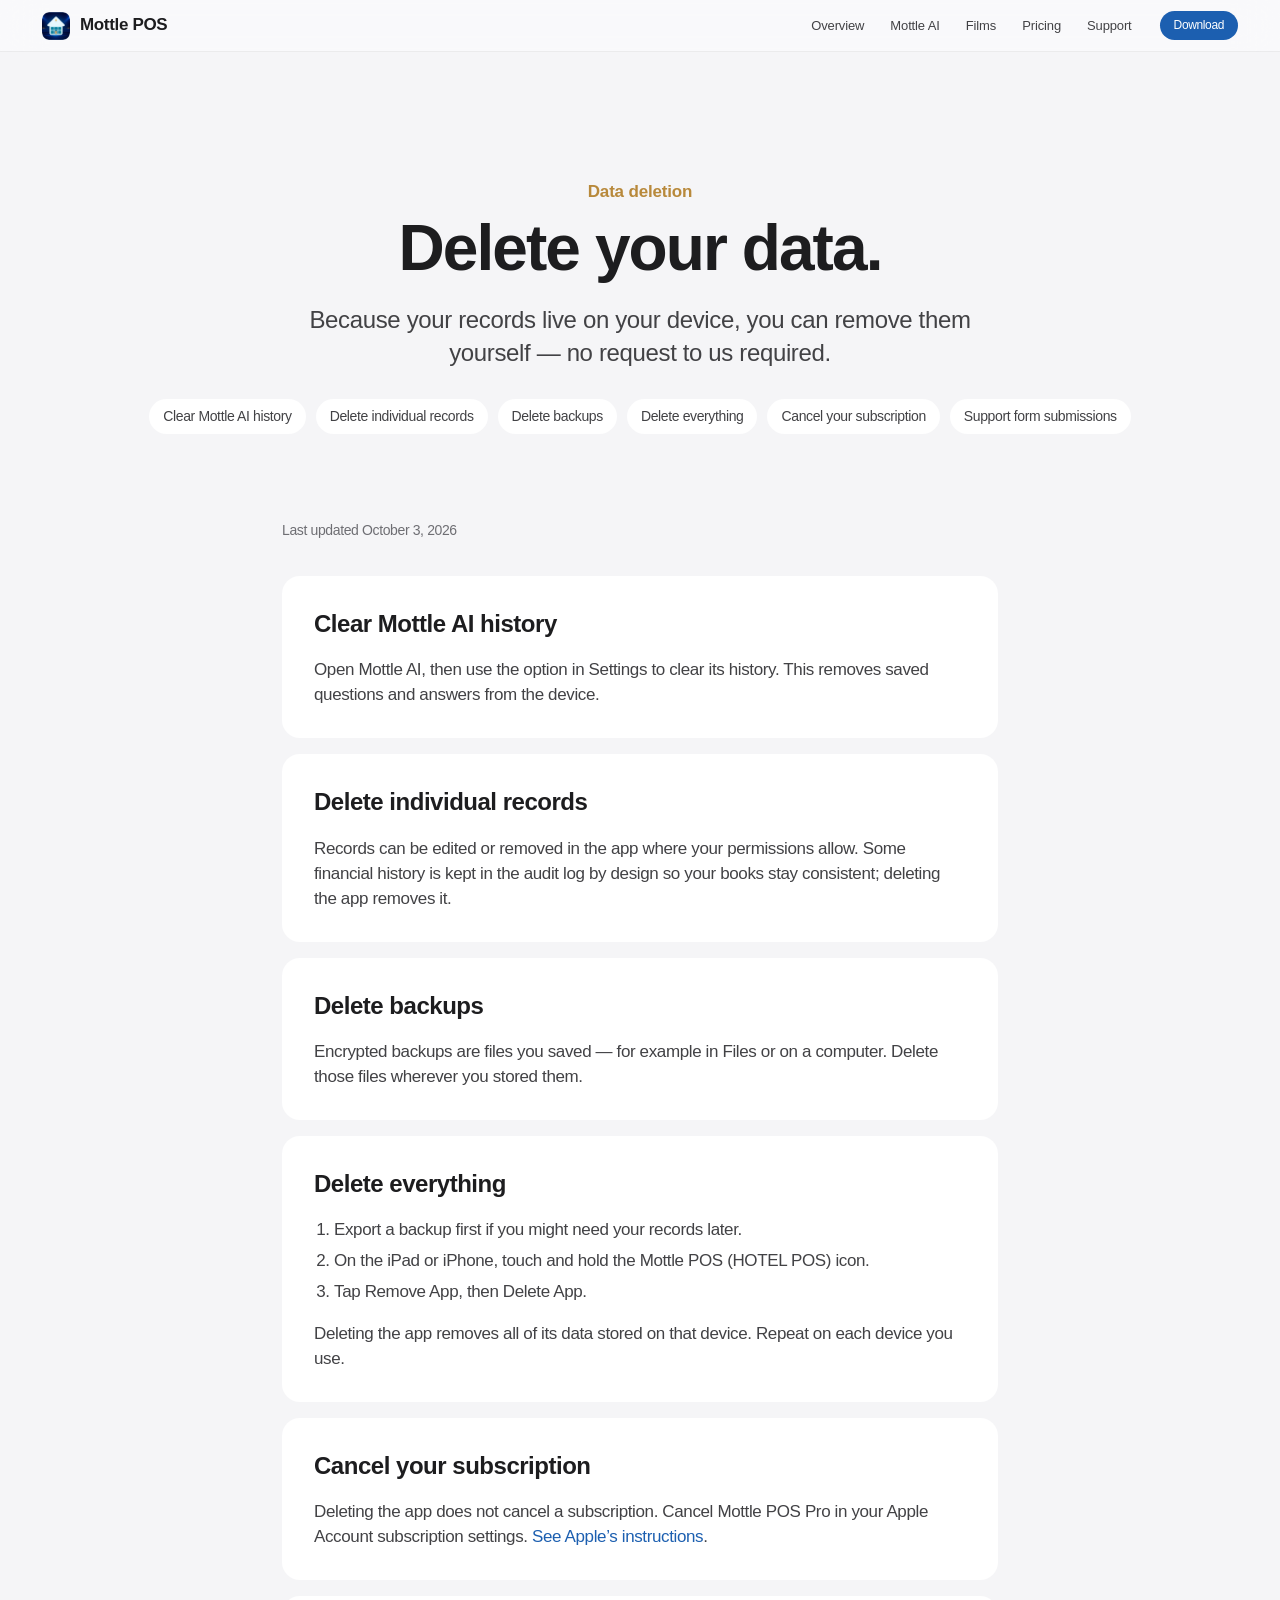
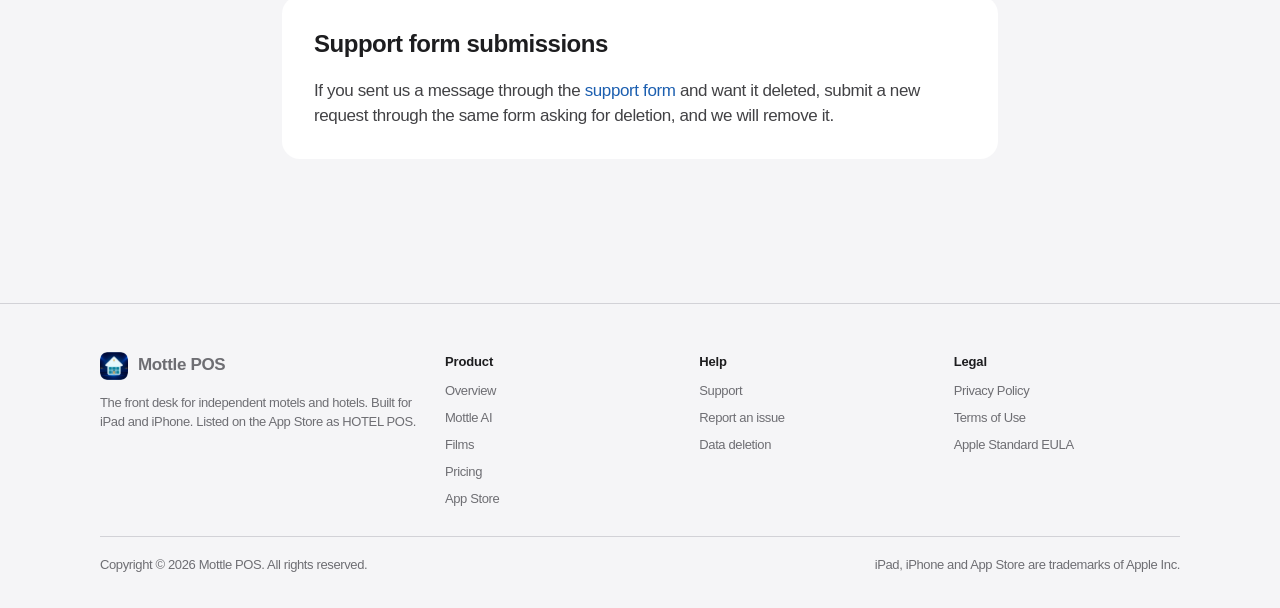
<file: data-deletion/index.html>
<!doctype html>
<html lang="en">
<head>
  <meta charset="utf-8">
  <meta name="viewport" content="width=device-width, initial-scale=1, viewport-fit=cover">
  <title>Data deletion — Mottle POS</title>
  <meta name="description" content="How to delete your Mottle POS data, clear Mottle AI history and cancel your subscription.">
  <meta name="theme-color" content="#000000">
  <meta property="og:type" content="website">
  <meta property="og:title" content="Data deletion — Mottle POS">
  <meta property="og:description" content="How to delete your Mottle POS data, clear Mottle AI history and cancel your subscription.">
  <meta property="og:url" content="https://harsh220601.github.io/mottle-pos/data-deletion/">
  <meta property="og:image" content="https://harsh220601.github.io/mottle-pos/assets/ipad-preview-poster.jpg">
  <meta name="twitter:card" content="summary_large_image">
  <meta name="twitter:image" content="https://harsh220601.github.io/mottle-pos/assets/ipad-preview-poster.jpg">
  <link rel="canonical" href="https://harsh220601.github.io/mottle-pos/data-deletion/">
  <meta name="apple-itunes-app" content="app-id=6763669836">
  <link rel="icon" type="image/png" href="../assets/favicon-64.png">
  <link rel="apple-touch-icon" href="../assets/apple-touch-icon.png">
  <link rel="stylesheet" href="../assets/site.css">
  <script>document.documentElement.classList.add('js')</script>
</head>
<body>
  <a class="skip" href="#main">Skip to content</a>
  <header class="nav">
    <nav class="nav-inner" aria-label="Main">
      <a class="brand" href="../"><img src="../assets/app-icon-128.png" alt="" width="28" height="28">Mottle POS</a>
      <ul class="nav-links">
        <li><a href="../">Overview</a></li>
        <li><a href="../ai/">Mottle AI</a></li>
        <li><a href="../films/">Films</a></li>
        <li><a href="../pricing/">Pricing</a></li>
        <li><a href="../support/">Support</a></li>
      </ul>
      <a class="nav-cta" href="https://apps.apple.com/us/app/id6763669836" rel="noopener">Download</a>
      <button class="menu-btn" type="button" aria-label="Menu" aria-expanded="false"><span></span><span></span></button>
    </nav>
  </header>
  <main id="main">

    <section class="page-hero">
      <p class="eyebrow reveal">Data deletion</p>
      <h1 class="headline reveal" style="--d:1">Delete your data.</h1>
      <p class="lead reveal" style="--d:2">Because your records live on your device, you can remove them yourself — no request to us required.</p>
      <nav class="toc reveal" style="--d:3" aria-label="On this page"><a href="#ai">Clear Mottle AI history</a><a href="#records">Delete individual records</a><a href="#backups">Delete backups</a><a href="#app">Delete everything</a><a href="#subscription">Cancel your subscription</a><a href="#support">Support form submissions</a></nav>
    </section>
    <article class="doc">
      <p class="updated">Last updated October 3, 2026</p>
        <section id="ai" class="reveal"><h2>Clear Mottle AI history</h2><p>Open Mottle AI, then use the option in Settings to clear its history. This removes saved questions and answers from the device.</p></section>
        <section id="records" class="reveal"><h2>Delete individual records</h2><p>Records can be edited or removed in the app where your permissions allow. Some financial history is kept in the audit log by design so your books stay consistent; deleting the app removes it.</p></section>
        <section id="backups" class="reveal"><h2>Delete backups</h2><p>Encrypted backups are files you saved — for example in Files or on a computer. Delete those files wherever you stored them.</p></section>
        <section id="app" class="reveal"><h2>Delete everything</h2><ol style="padding-left:20px">
      <li>Export a backup first if you might need your records later.</li>
      <li>On the iPad or iPhone, touch and hold the Mottle POS (HOTEL POS) icon.</li>
      <li>Tap Remove App, then Delete App.</li></ol>
      <p>Deleting the app removes all of its data stored on that device. Repeat on each device you use.</p></section>
        <section id="subscription" class="reveal"><h2>Cancel your subscription</h2><p>Deleting the app does not cancel a subscription. Cancel Mottle POS Pro in your Apple Account subscription settings. <a href="https://support.apple.com/en-us/118428" rel="noopener">See Apple’s instructions</a>.</p></section>
        <section id="support" class="reveal"><h2>Support form submissions</h2><p>If you sent us a message through the <a href="../support/#contact">support form</a> and want it deleted, submit a new request through the same form asking for deletion, and we will remove it.</p></section>
    </article>

  </main>
  <footer class="footer">
    <div class="footer-inner">
      <div class="footer-cols">
        <div>
          <a class="brand" href="../"><img src="../assets/app-icon-128.png" alt="" width="28" height="28">Mottle POS</a>
          <p>The front desk for independent motels and hotels. Built for iPad and iPhone. Listed on the App Store as HOTEL POS.</p>
        </div>
        <div>
          <h4>Product</h4>
          <ul>
            <li><a href="../">Overview</a></li>
            <li><a href="../ai/">Mottle AI</a></li>
            <li><a href="../films/">Films</a></li>
            <li><a href="../pricing/">Pricing</a></li>
            <li><a href="https://apps.apple.com/us/app/id6763669836" rel="noopener">App Store</a></li>
          </ul>
        </div>
        <div>
          <h4>Help</h4>
          <ul>
            <li><a href="../support/">Support</a></li>
            <li><a href="../support/#contact">Report an issue</a></li>
            <li><a href="../data-deletion/">Data deletion</a></li>
          </ul>
        </div>
        <div>
          <h4>Legal</h4>
          <ul>
            <li><a href="../privacy-policy/">Privacy Policy</a></li>
            <li><a href="../terms-of-use/">Terms of Use</a></li>
            <li><a href="https://www.apple.com/legal/internet-services/itunes/dev/stdeula/" rel="noopener">Apple Standard EULA</a></li>
          </ul>
        </div>
      </div>
      <div class="footer-legal">
        <span>Copyright © <span data-year>2026</span> Mottle POS. All rights reserved.</span>
        <span>iPad, iPhone and App Store are trademarks of Apple Inc.</span>
      </div>
    </div>
  </footer>
  <script src="../assets/site.js" defer></script>
</body>
</html>
</file>
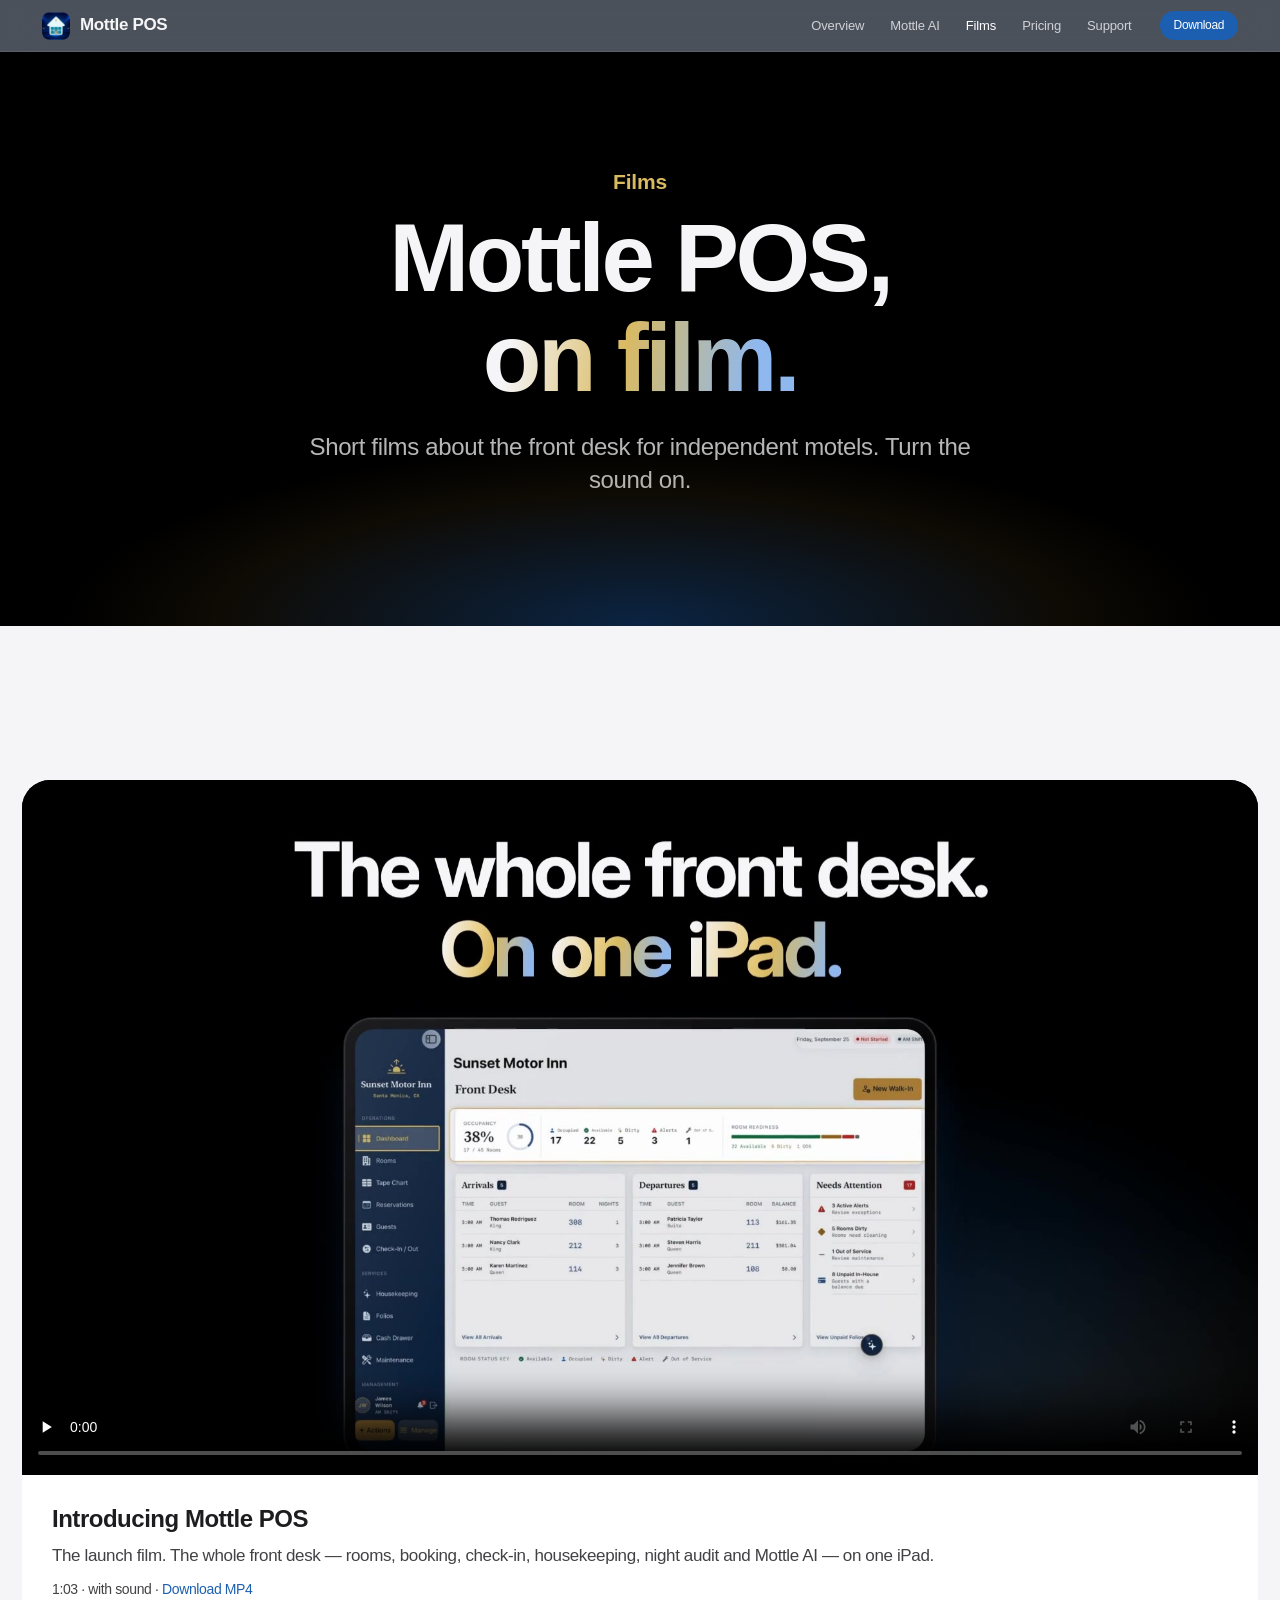
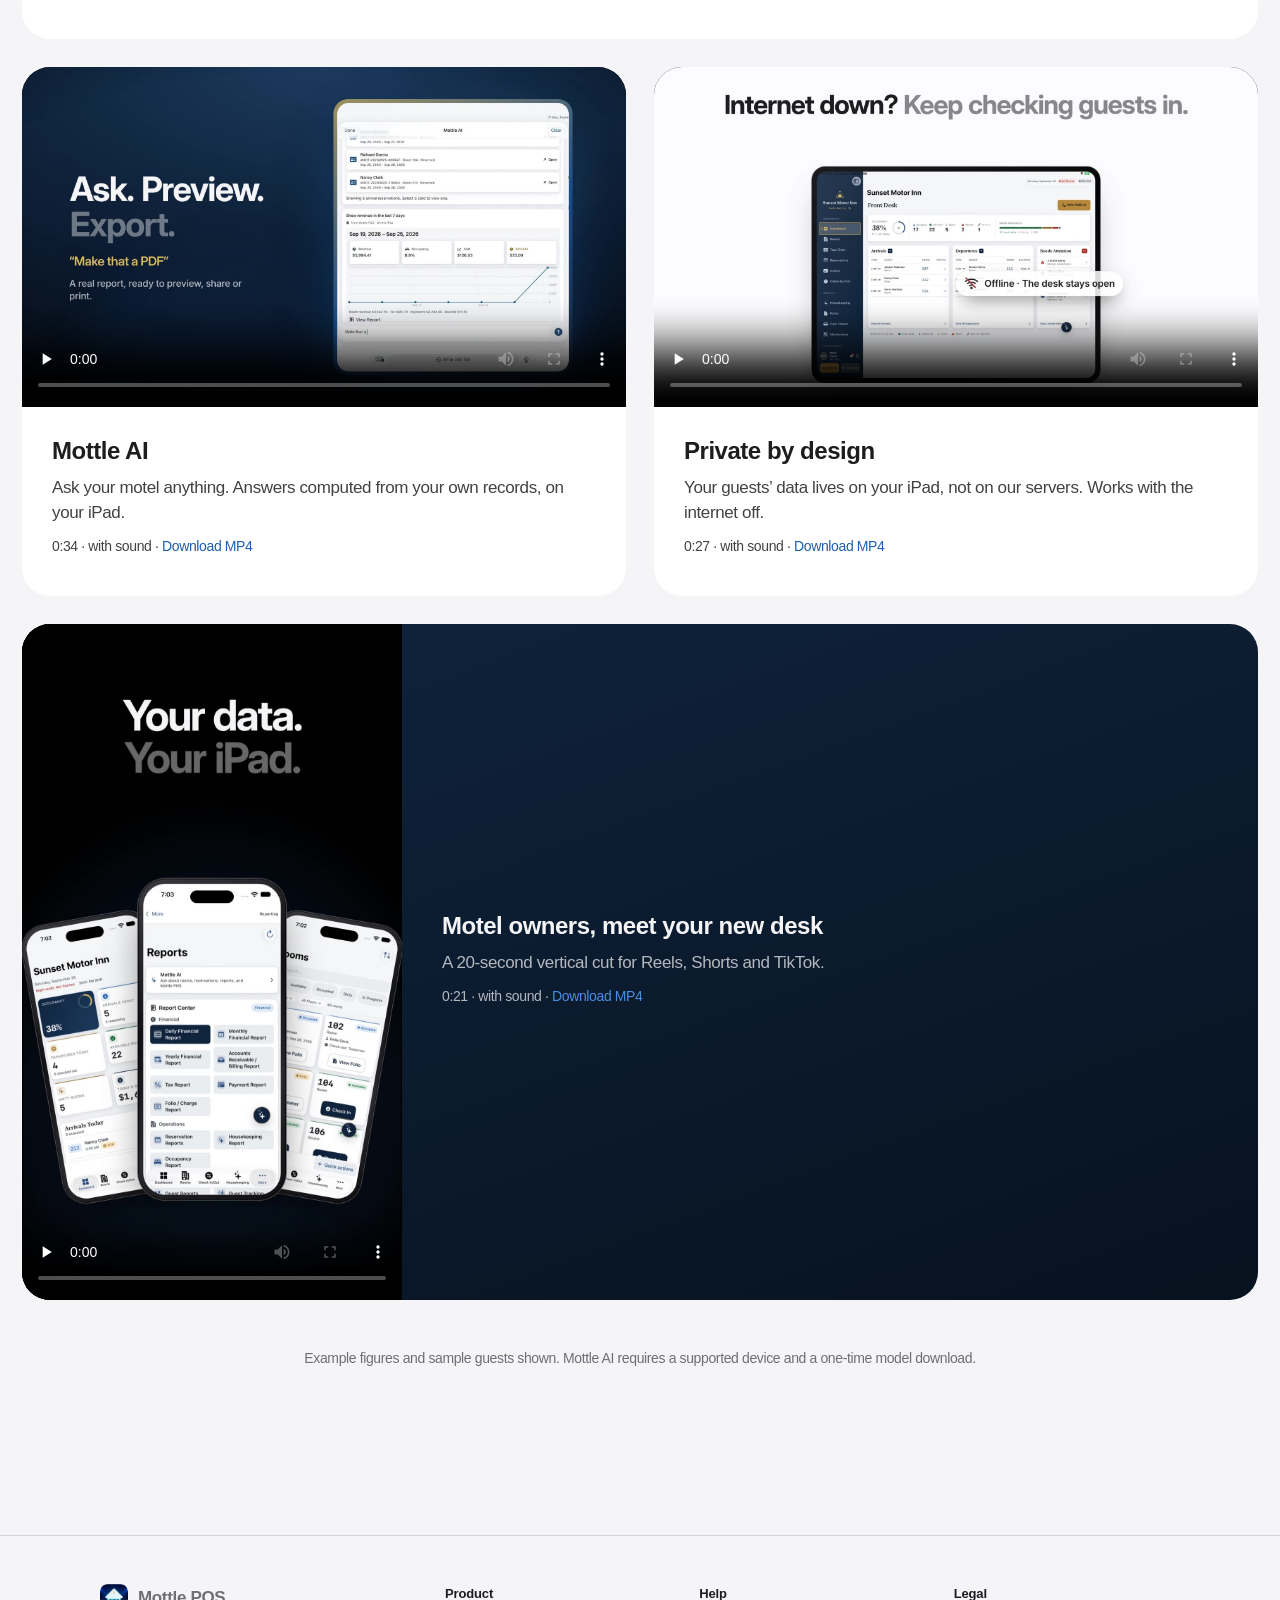
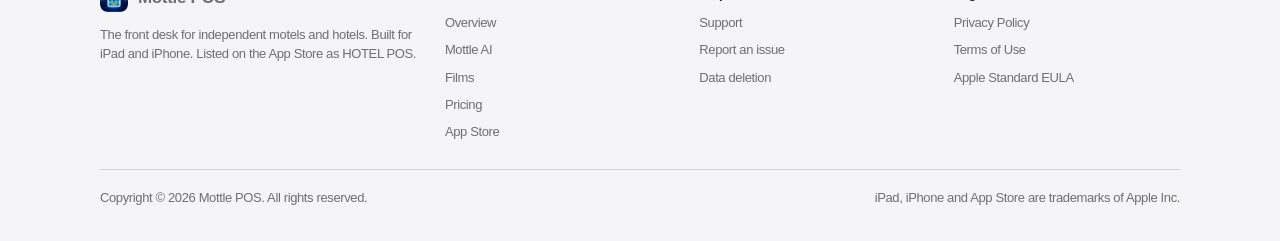
<file: films/index.html>
<!doctype html>
<html lang="en">
<head>
  <meta charset="utf-8">
  <meta name="viewport" content="width=device-width, initial-scale=1, viewport-fit=cover">
  <title>Films — Mottle POS</title>
  <meta name="description" content="Watch the Mottle POS films: the launch film, Mottle AI, Private by design, and a vertical reel.">
  <meta name="theme-color" content="#000000">
  <meta property="og:type" content="website">
  <meta property="og:title" content="Films — Mottle POS">
  <meta property="og:description" content="Watch the Mottle POS films: the launch film, Mottle AI, Private by design, and a vertical reel.">
  <meta property="og:url" content="https://harsh220601.github.io/mottle-pos/films/">
  <meta property="og:image" content="https://harsh220601.github.io/mottle-pos/assets/ipad-preview-poster.jpg">
  <meta name="twitter:card" content="summary_large_image">
  <meta name="twitter:image" content="https://harsh220601.github.io/mottle-pos/assets/ipad-preview-poster.jpg">
  <link rel="canonical" href="https://harsh220601.github.io/mottle-pos/films/">
  <meta name="apple-itunes-app" content="app-id=6763669836">
  <link rel="icon" type="image/png" href="../assets/favicon-64.png">
  <link rel="apple-touch-icon" href="../assets/apple-touch-icon.png">
  <link rel="stylesheet" href="../assets/site.css">
  <script>document.documentElement.classList.add('js')</script>
</head>
<body>
  <a class="skip" href="#main">Skip to content</a>
  <header class="nav dark">
    <nav class="nav-inner" aria-label="Main">
      <a class="brand" href="../"><img src="../assets/app-icon-128.png" alt="" width="28" height="28">Mottle POS</a>
      <ul class="nav-links">
        <li><a href="../">Overview</a></li>
        <li><a href="../ai/">Mottle AI</a></li>
        <li><a href="../films/" aria-current="page">Films</a></li>
        <li><a href="../pricing/">Pricing</a></li>
        <li><a href="../support/">Support</a></li>
      </ul>
      <a class="nav-cta" href="https://apps.apple.com/us/app/id6763669836" rel="noopener">Download</a>
      <button class="menu-btn" type="button" aria-label="Menu" aria-expanded="false"><span></span><span></span></button>
    </nav>
  </header>
  <main id="main">

    <section class="hero" data-dark-nav style="padding-bottom:clamp(56px,8vw,96px)">
      <p class="eyebrow reveal">Films</p>
      <h1 class="display reveal" style="--d:1">Mottle POS,<br><span class="gradient-text">on film.</span></h1>
      <p class="lead reveal" style="--d:2">Short films about the front desk for independent motels. Turn the sound on.</p>
    </section>
    <section class="section films-section">
      <div class="wide films-grid">
          <article class="film-card wide reveal">
            <div class="film-frame">
              <video src="../assets/films/launch.mp4" poster="../assets/films/launch-poster.jpg" controls playsinline preload="none" aria-label="Introducing Mottle POS"></video>
            </div>
            <div class="film-meta">
              <h3>Introducing Mottle POS</h3>
              <p>The launch film. The whole front desk — rooms, booking, check-in, housekeeping, night audit and Mottle AI — on one iPad.</p>
              <p class="small muted">1:03 · with sound · <a href="../assets/films/launch.mp4" download>Download MP4</a></p>
            </div>
          </article>
          <article class="film-card wide reveal">
            <div class="film-frame">
              <video src="../assets/films/ai.mp4" poster="../assets/films/ai-poster.jpg" controls playsinline preload="none" aria-label="Mottle AI"></video>
            </div>
            <div class="film-meta">
              <h3>Mottle AI</h3>
              <p>Ask your motel anything. Answers computed from your own records, on your iPad.</p>
              <p class="small muted">0:34 · with sound · <a href="../assets/films/ai.mp4" download>Download MP4</a></p>
            </div>
          </article>
          <article class="film-card wide reveal">
            <div class="film-frame">
              <video src="../assets/films/privacy.mp4" poster="../assets/films/privacy-poster.jpg" controls playsinline preload="none" aria-label="Private by design"></video>
            </div>
            <div class="film-meta">
              <h3>Private by design</h3>
              <p>Your guests’ data lives on your iPad, not on our servers. Works with the internet off.</p>
              <p class="small muted">0:27 · with sound · <a href="../assets/films/privacy.mp4" download>Download MP4</a></p>
            </div>
          </article>
          <article class="film-card tall reveal">
            <div class="film-frame">
              <video src="../assets/films/reel.mp4" poster="../assets/films/reel-poster.jpg" controls playsinline preload="none" aria-label="Motel owners, meet your new desk"></video>
            </div>
            <div class="film-meta">
              <h3>Motel owners, meet your new desk</h3>
              <p>A 20-second vertical cut for Reels, Shorts and TikTok.</p>
              <p class="small muted">0:21 · with sound · <a href="../assets/films/reel.mp4" download>Download MP4</a></p>
            </div>
          </article>
      </div>
      <p class="small center muted" style="margin-top:48px">Example figures and sample guests shown. Mottle AI requires a supported device and a one-time model download.</p>
    </section>

  </main>
  <footer class="footer">
    <div class="footer-inner">
      <div class="footer-cols">
        <div>
          <a class="brand" href="../"><img src="../assets/app-icon-128.png" alt="" width="28" height="28">Mottle POS</a>
          <p>The front desk for independent motels and hotels. Built for iPad and iPhone. Listed on the App Store as HOTEL POS.</p>
        </div>
        <div>
          <h4>Product</h4>
          <ul>
            <li><a href="../">Overview</a></li>
            <li><a href="../ai/">Mottle AI</a></li>
            <li><a href="../films/">Films</a></li>
            <li><a href="../pricing/">Pricing</a></li>
            <li><a href="https://apps.apple.com/us/app/id6763669836" rel="noopener">App Store</a></li>
          </ul>
        </div>
        <div>
          <h4>Help</h4>
          <ul>
            <li><a href="../support/">Support</a></li>
            <li><a href="../support/#contact">Report an issue</a></li>
            <li><a href="../data-deletion/">Data deletion</a></li>
          </ul>
        </div>
        <div>
          <h4>Legal</h4>
          <ul>
            <li><a href="../privacy-policy/">Privacy Policy</a></li>
            <li><a href="../terms-of-use/">Terms of Use</a></li>
            <li><a href="https://www.apple.com/legal/internet-services/itunes/dev/stdeula/" rel="noopener">Apple Standard EULA</a></li>
          </ul>
        </div>
      </div>
      <div class="footer-legal">
        <span>Copyright © <span data-year>2026</span> Mottle POS. All rights reserved.</span>
        <span>iPad, iPhone and App Store are trademarks of Apple Inc.</span>
      </div>
    </div>
  </footer>
  <script src="../assets/site.js" defer></script>
</body>
</html>
</file>
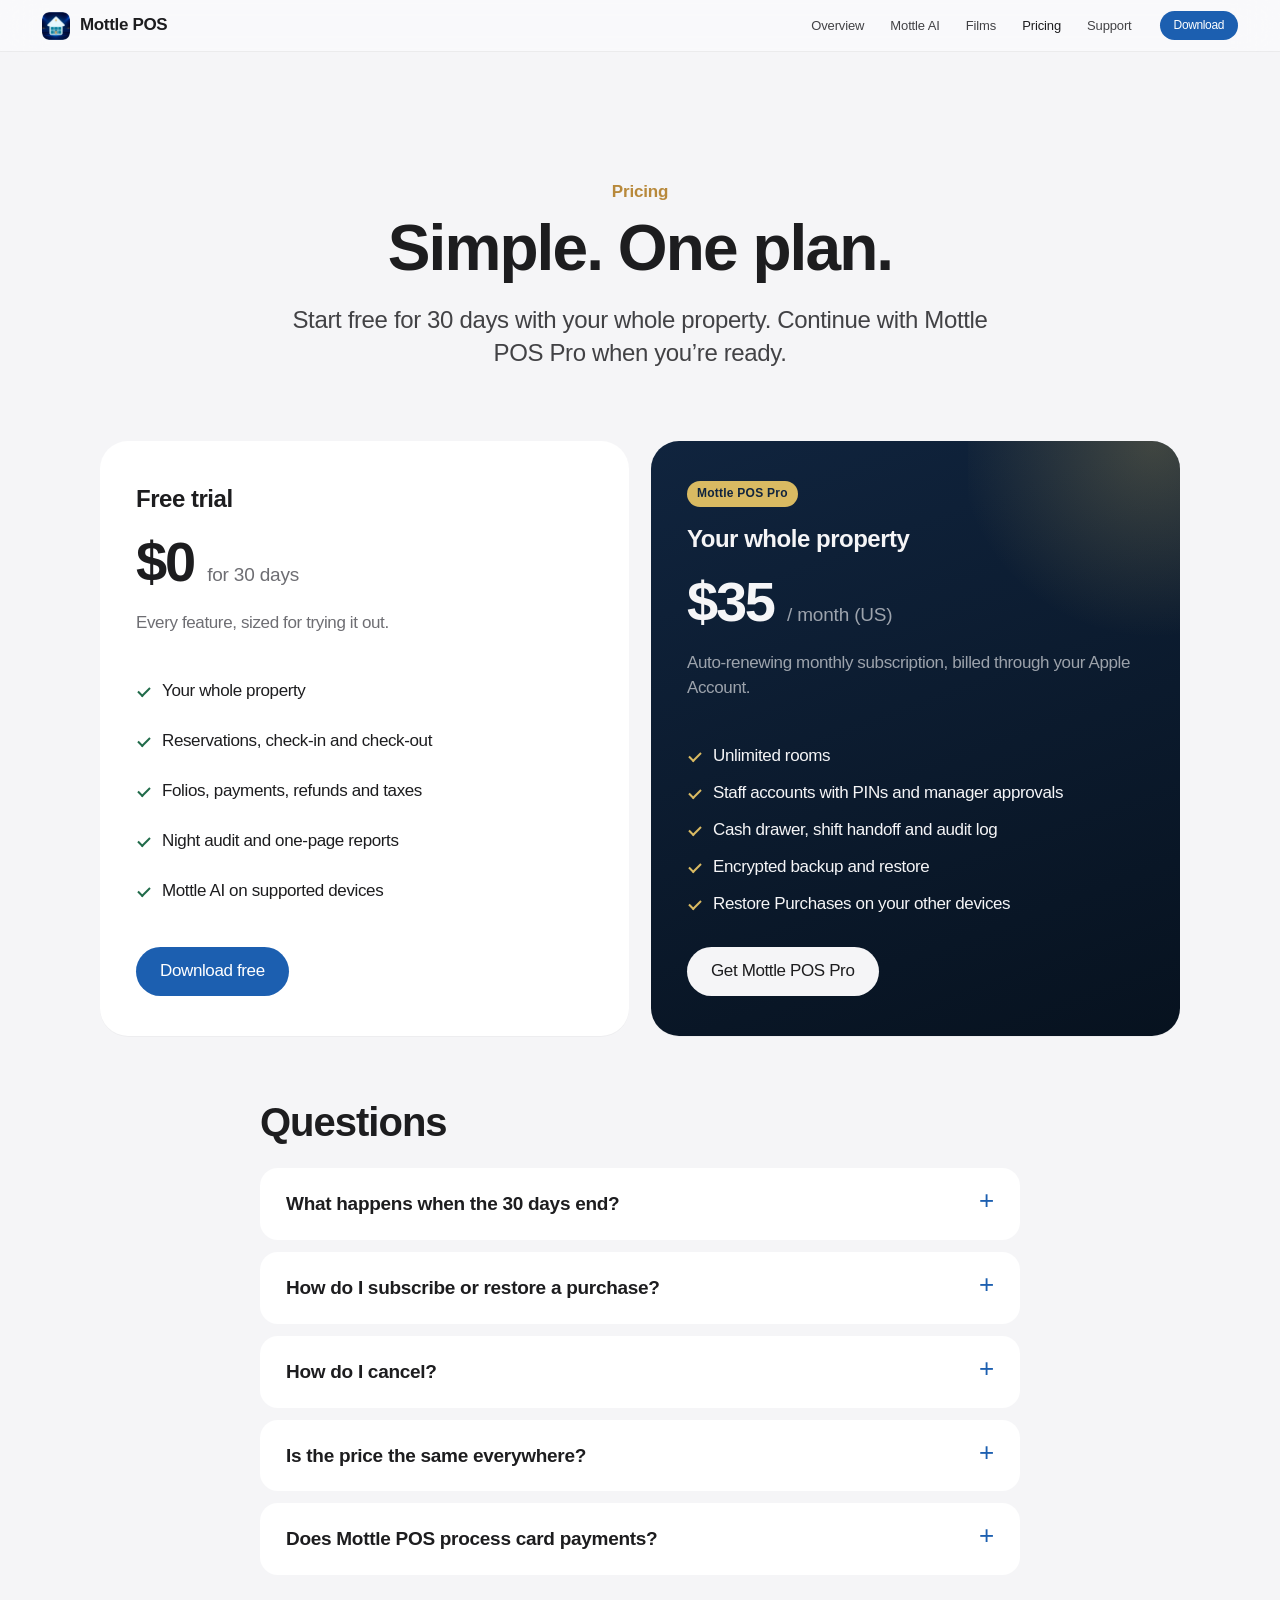
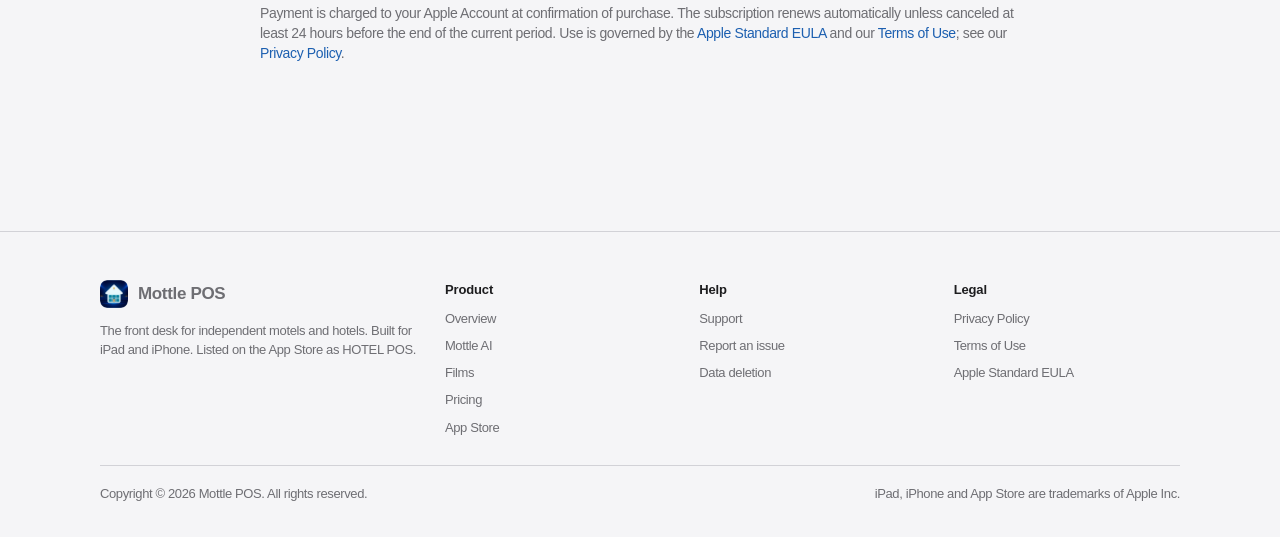
<file: pricing/index.html>
<!doctype html>
<html lang="en">
<head>
  <meta charset="utf-8">
  <meta name="viewport" content="width=device-width, initial-scale=1, viewport-fit=cover">
  <title>Pricing — Mottle POS</title>
  <meta name="description" content="Free for 30 days for your whole property. Mottle POS Pro is $35 per month in the US.">
  <meta name="theme-color" content="#000000">
  <meta property="og:type" content="website">
  <meta property="og:title" content="Pricing — Mottle POS">
  <meta property="og:description" content="Free for 30 days for your whole property. Mottle POS Pro is $35 per month in the US.">
  <meta property="og:url" content="https://harsh220601.github.io/mottle-pos/pricing/">
  <meta property="og:image" content="https://harsh220601.github.io/mottle-pos/assets/ipad-preview-poster.jpg">
  <meta name="twitter:card" content="summary_large_image">
  <meta name="twitter:image" content="https://harsh220601.github.io/mottle-pos/assets/ipad-preview-poster.jpg">
  <link rel="canonical" href="https://harsh220601.github.io/mottle-pos/pricing/">
  <meta name="apple-itunes-app" content="app-id=6763669836">
  <link rel="icon" type="image/png" href="../assets/favicon-64.png">
  <link rel="apple-touch-icon" href="../assets/apple-touch-icon.png">
  <link rel="stylesheet" href="../assets/site.css">
  <script>document.documentElement.classList.add('js')</script>
</head>
<body>
  <a class="skip" href="#main">Skip to content</a>
  <header class="nav">
    <nav class="nav-inner" aria-label="Main">
      <a class="brand" href="../"><img src="../assets/app-icon-128.png" alt="" width="28" height="28">Mottle POS</a>
      <ul class="nav-links">
        <li><a href="../">Overview</a></li>
        <li><a href="../ai/">Mottle AI</a></li>
        <li><a href="../films/">Films</a></li>
        <li><a href="../pricing/" aria-current="page">Pricing</a></li>
        <li><a href="../support/">Support</a></li>
      </ul>
      <a class="nav-cta" href="https://apps.apple.com/us/app/id6763669836" rel="noopener">Download</a>
      <button class="menu-btn" type="button" aria-label="Menu" aria-expanded="false"><span></span><span></span></button>
    </nav>
  </header>
  <main id="main">

    <section class="page-hero">
      <p class="eyebrow reveal">Pricing</p>
      <h1 class="headline reveal" style="--d:1">Simple. One plan.</h1>
      <p class="lead reveal" style="--d:2">Start free for 30 days with your whole property. Continue with Mottle POS Pro when you’re ready.</p>
    </section>
    <section class="section" style="padding-top:0">
      <div class="container">
        <div class="plans" style="margin-top:0">
          <div class="plan reveal">
            <h3>Free trial</h3>
            <div class="price">$0 <small>for 30 days</small></div>
            <p class="muted">Every feature, sized for trying it out.</p>
            <ul>
              <li>Your whole property</li>
              <li>Reservations, check-in and check-out</li>
              <li>Folios, payments, refunds and taxes</li>
              <li>Night audit and one-page reports</li>
              <li>Mottle AI on supported devices</li>
            </ul>
            <a class="btn" href="https://apps.apple.com/us/app/id6763669836" rel="noopener" style="align-self:flex-start">Download free</a>
          </div>
          <div class="plan featured reveal" style="--d:1">
            <span class="badge">Mottle POS Pro</span>
            <h3>Your whole property</h3>
            <div class="price">$35 <small>/ month (US)</small></div>
            <p class="muted">Auto-renewing monthly subscription, billed through your Apple Account.</p>
            <ul>
              <li>Unlimited rooms</li>
              <li>Staff accounts with PINs and manager approvals</li>
              <li>Cash drawer, shift handoff and audit log</li>
              <li>Encrypted backup and restore</li>
              <li>Restore Purchases on your other devices</li>
            </ul>
            <a class="btn light" href="https://apps.apple.com/us/app/id6763669836" rel="noopener" style="align-self:flex-start;position:relative">Get Mottle POS Pro</a>
          </div>
        </div>
        <div style="max-width:760px;margin:64px auto 0">
          <h2 class="title reveal" style="margin-bottom:24px">Questions</h2>
          <details class="faq reveal"><summary>What happens when the 30 days end?</summary><p>A Mottle POS Pro subscription is required to make business changes — new reservations, check-ins, payments and edits. Your existing records stay on the device and remain viewable.</p></details>
          <details class="faq reveal"><summary>How do I subscribe or restore a purchase?</summary><p>In the app, go to Manage → Settings → Plan &amp; Rooms. Subscribe there, or tap Restore Purchases if you already subscribed with the same Apple Account.</p></details>
          <details class="faq reveal"><summary>How do I cancel?</summary><p>Subscriptions are managed by Apple. Cancel at least 24 hours before renewal in your Apple Account subscription settings. <a href="https://support.apple.com/en-us/118428" rel="noopener">How to cancel a subscription</a>.</p></details>
          <details class="faq reveal"><summary>Is the price the same everywhere?</summary><p>$35 per month is the US price. The App Store shows the price in your local currency before you confirm.</p></details>
          <details class="faq reveal"><summary>Does Mottle POS process card payments?</summary><p>No. Mottle POS records payments you take — cash, card or other methods — but it is not a payment processor and never handles card numbers.</p></details>
          <p class="small muted" style="margin-top:28px">Payment is charged to your Apple Account at confirmation of purchase. The subscription renews automatically unless canceled at least 24 hours before the end of the current period. Use is governed by the <a href="https://www.apple.com/legal/internet-services/itunes/dev/stdeula/" rel="noopener">Apple Standard EULA</a> and our <a href="../terms-of-use/">Terms of Use</a>; see our <a href="../privacy-policy/">Privacy Policy</a>.</p>
        </div>
      </div>
    </section>

  </main>
  <footer class="footer">
    <div class="footer-inner">
      <div class="footer-cols">
        <div>
          <a class="brand" href="../"><img src="../assets/app-icon-128.png" alt="" width="28" height="28">Mottle POS</a>
          <p>The front desk for independent motels and hotels. Built for iPad and iPhone. Listed on the App Store as HOTEL POS.</p>
        </div>
        <div>
          <h4>Product</h4>
          <ul>
            <li><a href="../">Overview</a></li>
            <li><a href="../ai/">Mottle AI</a></li>
            <li><a href="../films/">Films</a></li>
            <li><a href="../pricing/">Pricing</a></li>
            <li><a href="https://apps.apple.com/us/app/id6763669836" rel="noopener">App Store</a></li>
          </ul>
        </div>
        <div>
          <h4>Help</h4>
          <ul>
            <li><a href="../support/">Support</a></li>
            <li><a href="../support/#contact">Report an issue</a></li>
            <li><a href="../data-deletion/">Data deletion</a></li>
          </ul>
        </div>
        <div>
          <h4>Legal</h4>
          <ul>
            <li><a href="../privacy-policy/">Privacy Policy</a></li>
            <li><a href="../terms-of-use/">Terms of Use</a></li>
            <li><a href="https://www.apple.com/legal/internet-services/itunes/dev/stdeula/" rel="noopener">Apple Standard EULA</a></li>
          </ul>
        </div>
      </div>
      <div class="footer-legal">
        <span>Copyright © <span data-year>2026</span> Mottle POS. All rights reserved.</span>
        <span>iPad, iPhone and App Store are trademarks of Apple Inc.</span>
      </div>
    </div>
  </footer>
  <script src="../assets/site.js" defer></script>
</body>
</html>
</file>
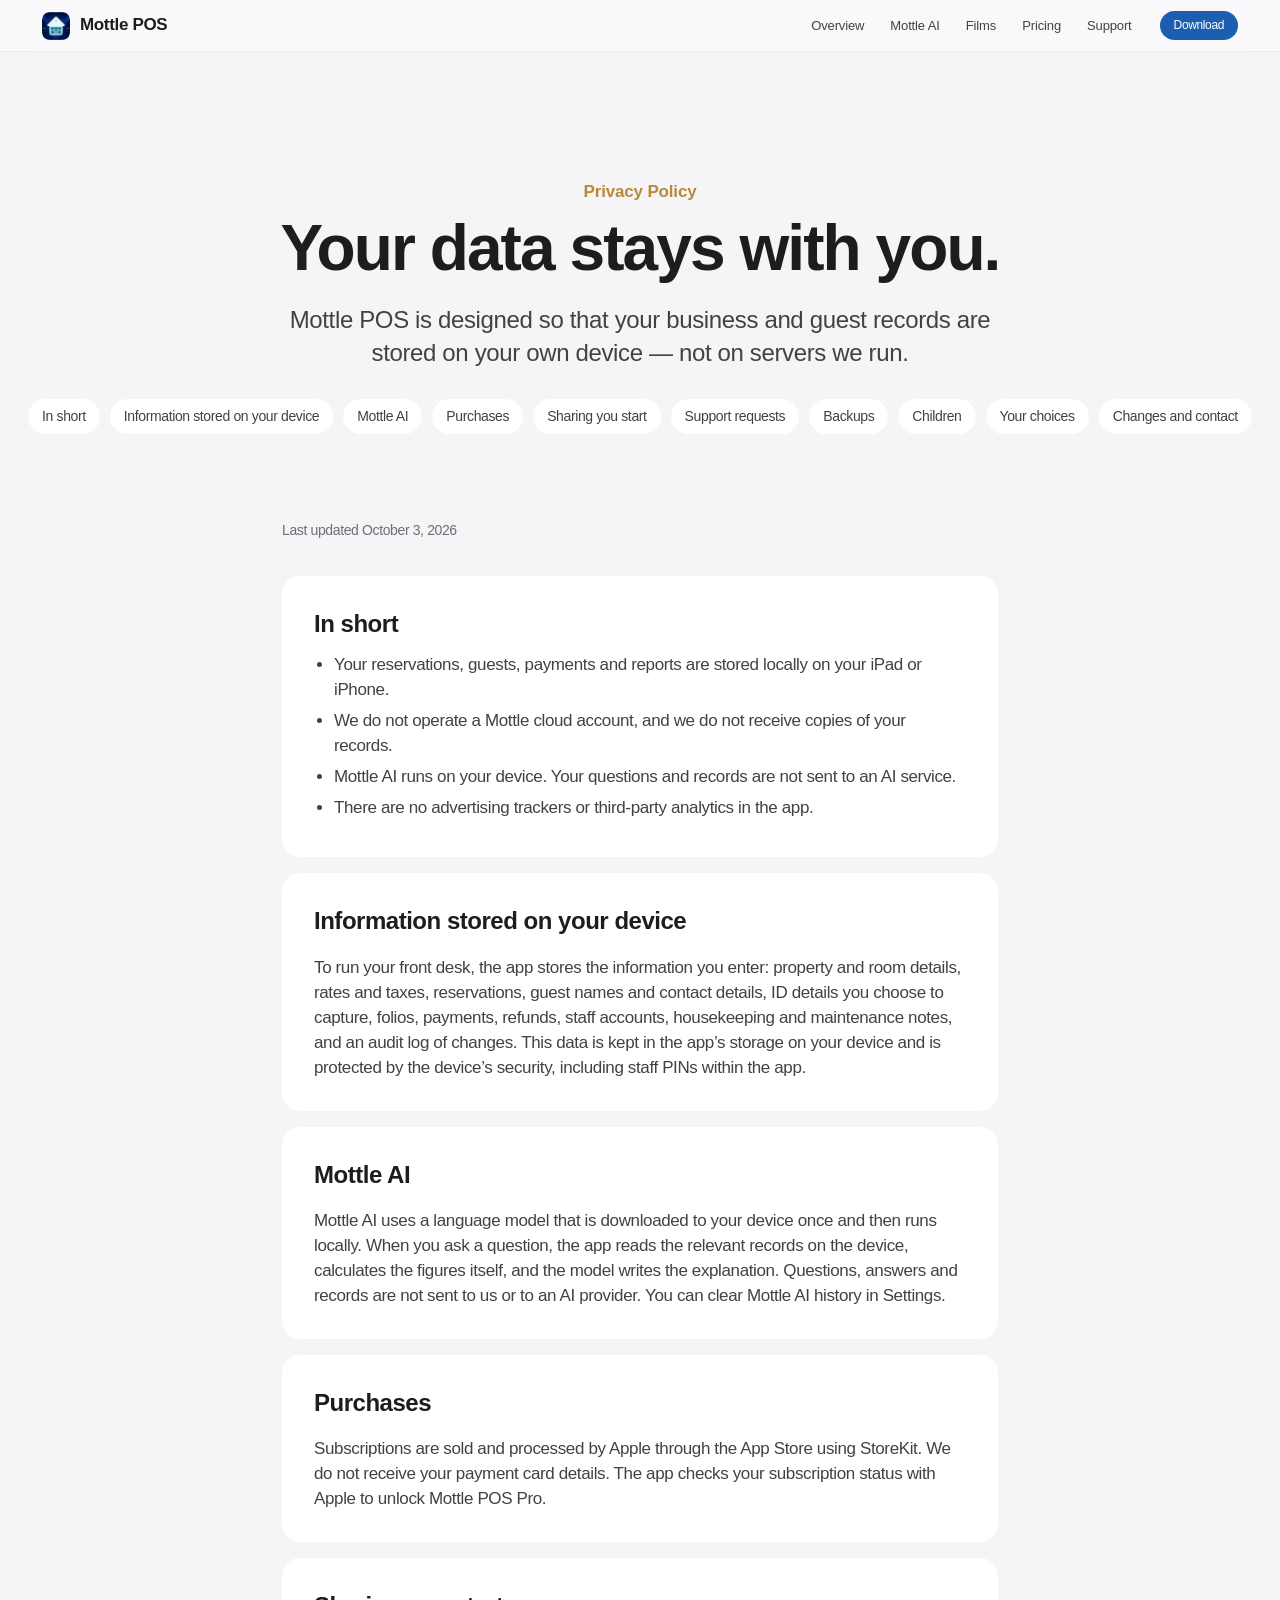
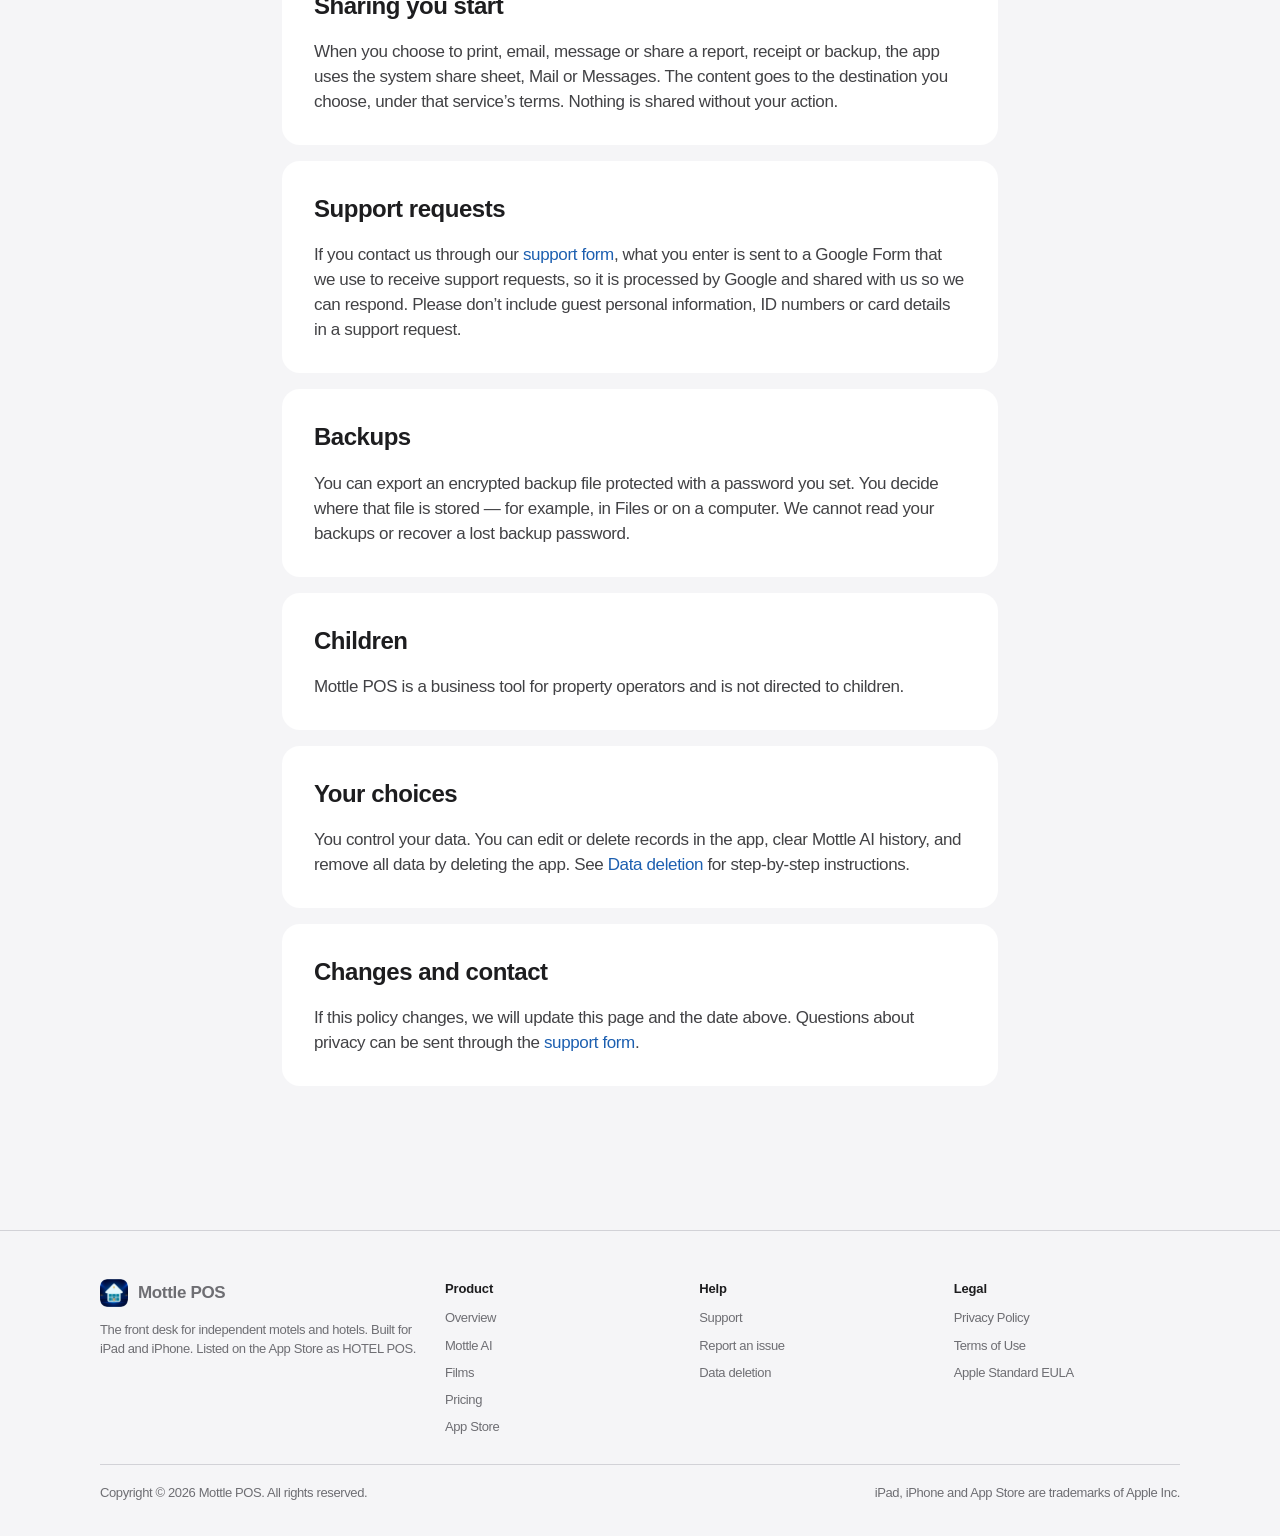
<file: privacy-policy/index.html>
<!doctype html>
<html lang="en">
<head>
  <meta charset="utf-8">
  <meta name="viewport" content="width=device-width, initial-scale=1, viewport-fit=cover">
  <title>Privacy Policy — Mottle POS</title>
  <meta name="description" content="How Mottle POS handles your data: stored on your device, on-device AI, no ad trackers.">
  <meta name="theme-color" content="#000000">
  <meta property="og:type" content="website">
  <meta property="og:title" content="Privacy Policy — Mottle POS">
  <meta property="og:description" content="How Mottle POS handles your data: stored on your device, on-device AI, no ad trackers.">
  <meta property="og:url" content="https://harsh220601.github.io/mottle-pos/privacy-policy/">
  <meta property="og:image" content="https://harsh220601.github.io/mottle-pos/assets/ipad-preview-poster.jpg">
  <meta name="twitter:card" content="summary_large_image">
  <meta name="twitter:image" content="https://harsh220601.github.io/mottle-pos/assets/ipad-preview-poster.jpg">
  <link rel="canonical" href="https://harsh220601.github.io/mottle-pos/privacy-policy/">
  <meta name="apple-itunes-app" content="app-id=6763669836">
  <link rel="icon" type="image/png" href="../assets/favicon-64.png">
  <link rel="apple-touch-icon" href="../assets/apple-touch-icon.png">
  <link rel="stylesheet" href="../assets/site.css">
  <script>document.documentElement.classList.add('js')</script>
</head>
<body>
  <a class="skip" href="#main">Skip to content</a>
  <header class="nav">
    <nav class="nav-inner" aria-label="Main">
      <a class="brand" href="../"><img src="../assets/app-icon-128.png" alt="" width="28" height="28">Mottle POS</a>
      <ul class="nav-links">
        <li><a href="../">Overview</a></li>
        <li><a href="../ai/">Mottle AI</a></li>
        <li><a href="../films/">Films</a></li>
        <li><a href="../pricing/">Pricing</a></li>
        <li><a href="../support/">Support</a></li>
      </ul>
      <a class="nav-cta" href="https://apps.apple.com/us/app/id6763669836" rel="noopener">Download</a>
      <button class="menu-btn" type="button" aria-label="Menu" aria-expanded="false"><span></span><span></span></button>
    </nav>
  </header>
  <main id="main">

    <section class="page-hero">
      <p class="eyebrow reveal">Privacy Policy</p>
      <h1 class="headline reveal" style="--d:1">Your data stays with you.</h1>
      <p class="lead reveal" style="--d:2">Mottle POS is designed so that your business and guest records are stored on your own device — not on servers we run.</p>
      <nav class="toc reveal" style="--d:3" aria-label="On this page"><a href="#summary">In short</a><a href="#stored">Information stored on your device</a><a href="#ai">Mottle AI</a><a href="#purchases">Purchases</a><a href="#sharing">Sharing you start</a><a href="#support">Support requests</a><a href="#backup">Backups</a><a href="#children">Children</a><a href="#choices">Your choices</a><a href="#changes">Changes and contact</a></nav>
    </section>
    <article class="doc">
      <p class="updated">Last updated October 3, 2026</p>
        <section id="summary" class="reveal"><h2>In short</h2><ul>
      <li>Your reservations, guests, payments and reports are stored locally on your iPad or iPhone.</li>
      <li>We do not operate a Mottle cloud account, and we do not receive copies of your records.</li>
      <li>Mottle AI runs on your device. Your questions and records are not sent to an AI service.</li>
      <li>There are no advertising trackers or third-party analytics in the app.</li></ul></section>
        <section id="stored" class="reveal"><h2>Information stored on your device</h2><p>To run your front desk, the app stores the information you enter: property and room details, rates and taxes, reservations, guest names and contact details, ID details you choose to capture, folios, payments, refunds, staff accounts, housekeeping and maintenance notes, and an audit log of changes. This data is kept in the app’s storage on your device and is protected by the device’s security, including staff PINs within the app.</p></section>
        <section id="ai" class="reveal"><h2>Mottle AI</h2><p>Mottle AI uses a language model that is downloaded to your device once and then runs locally. When you ask a question, the app reads the relevant records on the device, calculates the figures itself, and the model writes the explanation. Questions, answers and records are not sent to us or to an AI provider. You can clear Mottle AI history in Settings.</p></section>
        <section id="purchases" class="reveal"><h2>Purchases</h2><p>Subscriptions are sold and processed by Apple through the App Store using StoreKit. We do not receive your payment card details. The app checks your subscription status with Apple to unlock Mottle POS Pro.</p></section>
        <section id="sharing" class="reveal"><h2>Sharing you start</h2><p>When you choose to print, email, message or share a report, receipt or backup, the app uses the system share sheet, Mail or Messages. The content goes to the destination you choose, under that service’s terms. Nothing is shared without your action.</p></section>
        <section id="support" class="reveal"><h2>Support requests</h2><p>If you contact us through our <a href="../support/#contact">support form</a>, what you enter is sent to a Google Form that we use to receive support requests, so it is processed by Google and shared with us so we can respond. Please don’t include guest personal information, ID numbers or card details in a support request.</p></section>
        <section id="backup" class="reveal"><h2>Backups</h2><p>You can export an encrypted backup file protected with a password you set. You decide where that file is stored — for example, in Files or on a computer. We cannot read your backups or recover a lost backup password.</p></section>
        <section id="children" class="reveal"><h2>Children</h2><p>Mottle POS is a business tool for property operators and is not directed to children.</p></section>
        <section id="choices" class="reveal"><h2>Your choices</h2><p>You control your data. You can edit or delete records in the app, clear Mottle AI history, and remove all data by deleting the app. See <a href="../data-deletion/">Data deletion</a> for step-by-step instructions.</p></section>
        <section id="changes" class="reveal"><h2>Changes and contact</h2><p>If this policy changes, we will update this page and the date above. Questions about privacy can be sent through the <a href="../support/#contact">support form</a>.</p></section>
    </article>

  </main>
  <footer class="footer">
    <div class="footer-inner">
      <div class="footer-cols">
        <div>
          <a class="brand" href="../"><img src="../assets/app-icon-128.png" alt="" width="28" height="28">Mottle POS</a>
          <p>The front desk for independent motels and hotels. Built for iPad and iPhone. Listed on the App Store as HOTEL POS.</p>
        </div>
        <div>
          <h4>Product</h4>
          <ul>
            <li><a href="../">Overview</a></li>
            <li><a href="../ai/">Mottle AI</a></li>
            <li><a href="../films/">Films</a></li>
            <li><a href="../pricing/">Pricing</a></li>
            <li><a href="https://apps.apple.com/us/app/id6763669836" rel="noopener">App Store</a></li>
          </ul>
        </div>
        <div>
          <h4>Help</h4>
          <ul>
            <li><a href="../support/">Support</a></li>
            <li><a href="../support/#contact">Report an issue</a></li>
            <li><a href="../data-deletion/">Data deletion</a></li>
          </ul>
        </div>
        <div>
          <h4>Legal</h4>
          <ul>
            <li><a href="../privacy-policy/">Privacy Policy</a></li>
            <li><a href="../terms-of-use/">Terms of Use</a></li>
            <li><a href="https://www.apple.com/legal/internet-services/itunes/dev/stdeula/" rel="noopener">Apple Standard EULA</a></li>
          </ul>
        </div>
      </div>
      <div class="footer-legal">
        <span>Copyright © <span data-year>2026</span> Mottle POS. All rights reserved.</span>
        <span>iPad, iPhone and App Store are trademarks of Apple Inc.</span>
      </div>
    </div>
  </footer>
  <script src="../assets/site.js" defer></script>
</body>
</html>
</file>
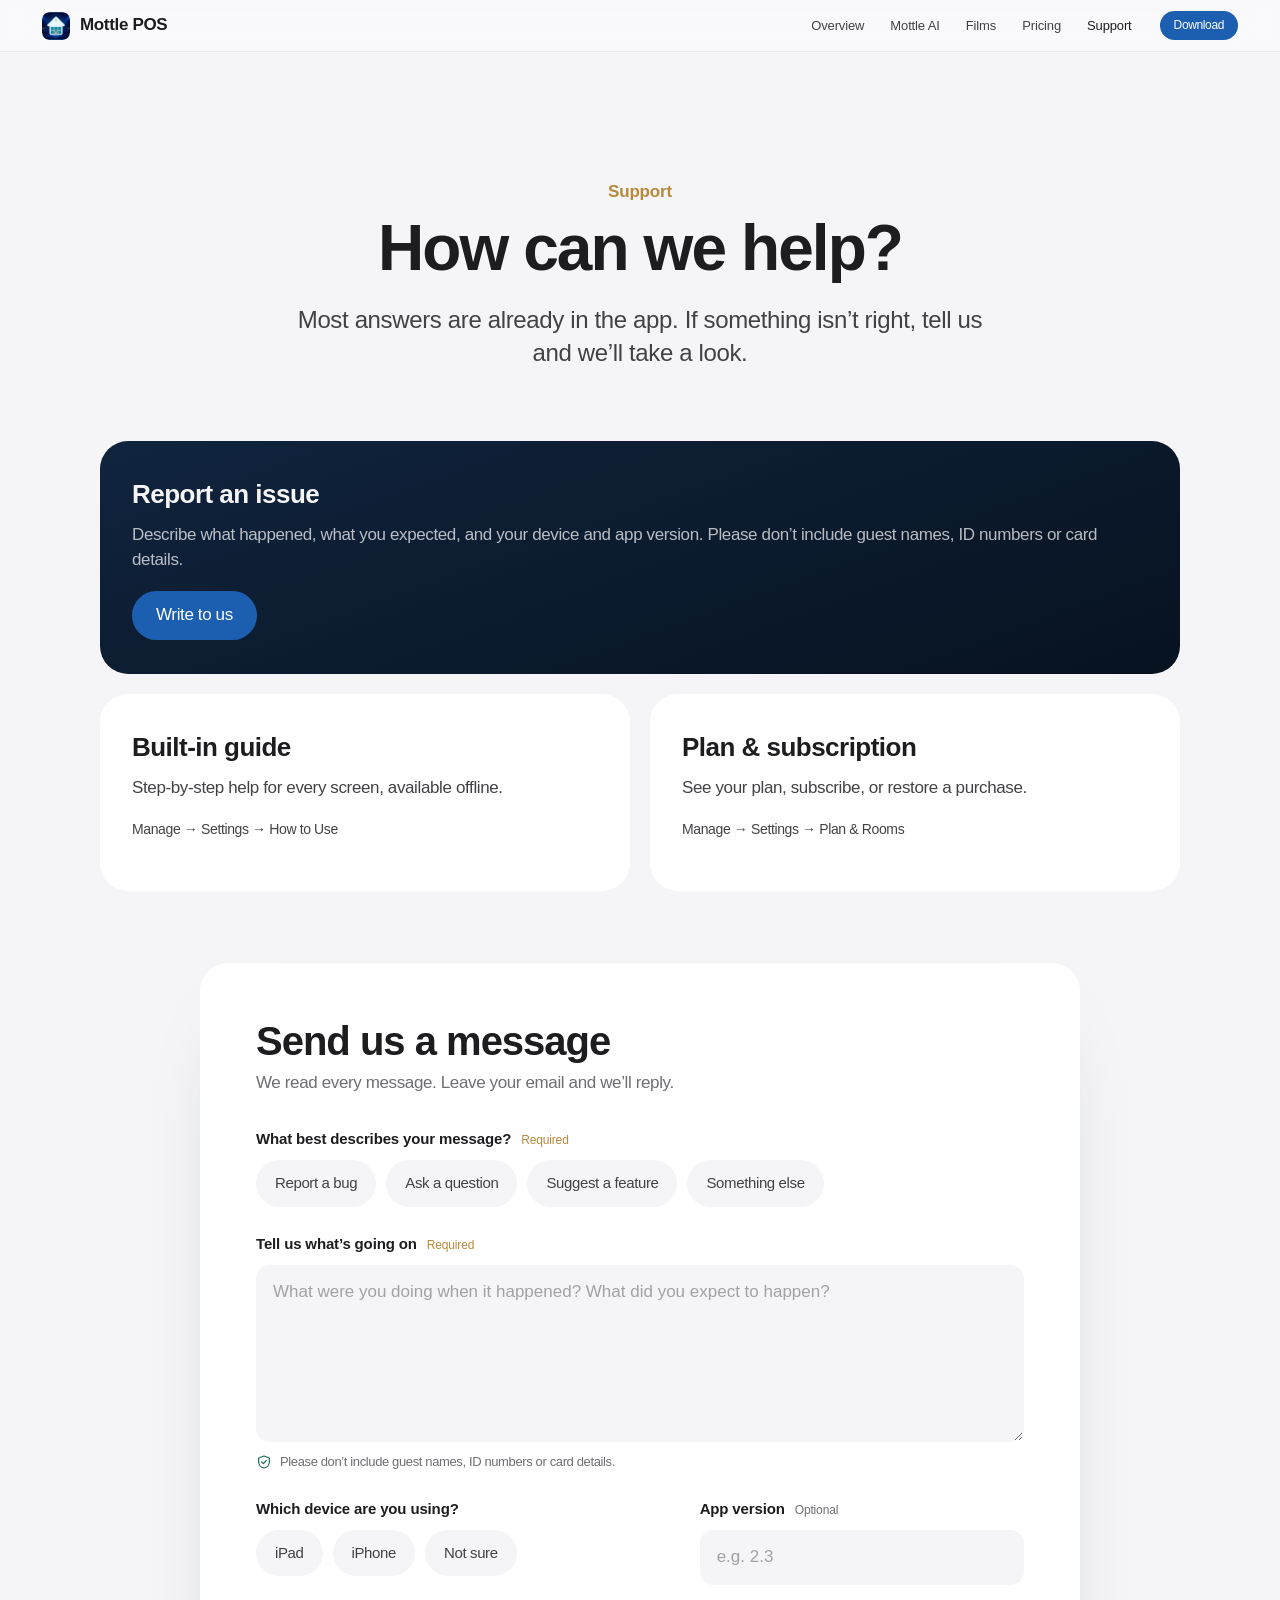
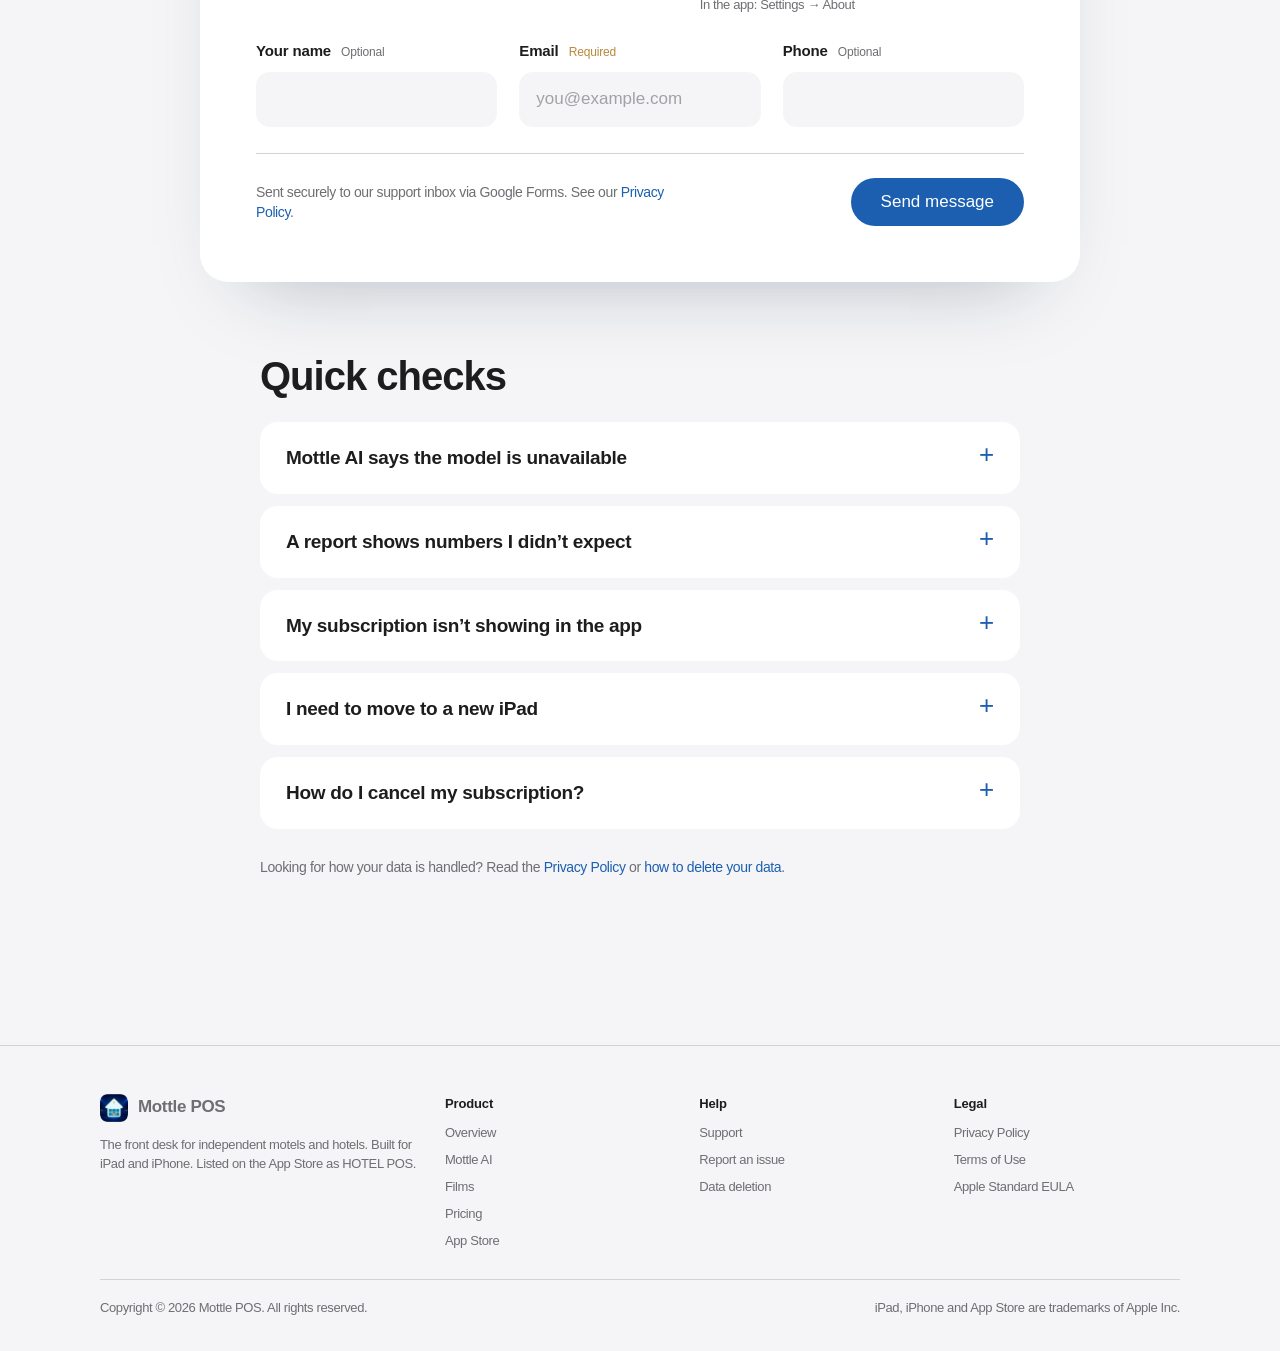
<file: support/index.html>
<!doctype html>
<html lang="en">
<head>
  <meta charset="utf-8">
  <meta name="viewport" content="width=device-width, initial-scale=1, viewport-fit=cover">
  <title>Support — Mottle POS</title>
  <meta name="description" content="Get help with Mottle POS: report an issue, use the built-in guide, and quick checks for common questions.">
  <meta name="theme-color" content="#000000">
  <meta property="og:type" content="website">
  <meta property="og:title" content="Support — Mottle POS">
  <meta property="og:description" content="Get help with Mottle POS: report an issue, use the built-in guide, and quick checks for common questions.">
  <meta property="og:url" content="https://harsh220601.github.io/mottle-pos/support/">
  <meta property="og:image" content="https://harsh220601.github.io/mottle-pos/assets/ipad-preview-poster.jpg">
  <meta name="twitter:card" content="summary_large_image">
  <meta name="twitter:image" content="https://harsh220601.github.io/mottle-pos/assets/ipad-preview-poster.jpg">
  <link rel="canonical" href="https://harsh220601.github.io/mottle-pos/support/">
  <meta name="apple-itunes-app" content="app-id=6763669836">
  <link rel="icon" type="image/png" href="../assets/favicon-64.png">
  <link rel="apple-touch-icon" href="../assets/apple-touch-icon.png">
  <link rel="stylesheet" href="../assets/site.css">
  <script>document.documentElement.classList.add('js')</script>
</head>
<body>
  <a class="skip" href="#main">Skip to content</a>
  <header class="nav">
    <nav class="nav-inner" aria-label="Main">
      <a class="brand" href="../"><img src="../assets/app-icon-128.png" alt="" width="28" height="28">Mottle POS</a>
      <ul class="nav-links">
        <li><a href="../">Overview</a></li>
        <li><a href="../ai/">Mottle AI</a></li>
        <li><a href="../films/">Films</a></li>
        <li><a href="../pricing/">Pricing</a></li>
        <li><a href="../support/" aria-current="page">Support</a></li>
      </ul>
      <a class="nav-cta" href="https://apps.apple.com/us/app/id6763669836" rel="noopener">Download</a>
      <button class="menu-btn" type="button" aria-label="Menu" aria-expanded="false"><span></span><span></span></button>
    </nav>
  </header>
  <main id="main">

    <section class="page-hero">
      <p class="eyebrow reveal">Support</p>
      <h1 class="headline reveal" style="--d:1">How can we help?</h1>
      <p class="lead reveal" style="--d:2">Most answers are already in the app. If something isn’t right, tell us and we’ll take a look.</p>
    </section>
    <section class="section" style="padding-top:0">
      <div class="help-grid">
        <div class="help-card primary reveal">
          <h2>Report an issue</h2>
          <p>Describe what happened, what you expected, and your device and app version. Please don’t include guest names, ID numbers or card details.</p>
          <div class="actions"><a class="btn" href="#contact">Write to us</a></div>
        </div>
        <div class="help-card reveal" style="--d:1">
          <h2>Built-in guide</h2>
          <p>Step-by-step help for every screen, available offline.</p>
          <p class="small muted">Manage → Settings → How to Use</p>
        </div>
        <div class="help-card reveal" style="--d:2">
          <h2>Plan &amp; subscription</h2>
          <p>See your plan, subscribe, or restore a purchase.</p>
          <p class="small muted">Manage → Settings → Plan &amp; Rooms</p>
        </div>
      </div>

      <div class="contact reveal" id="contact">
        <div class="contact-head">
          <h2 class="title">Send us a message</h2>
          <p class="muted">We read every message. Leave your email and we’ll reply.</p>
        </div>
        <form class="support-form" action="https://docs.google.com/forms/d/e/1FAIpQLSfP7oIu5GWsGP1WcWIw_g4N7ydCj4RIh4rdEXUlS_z4BDrW8g/formResponse" method="post" novalidate data-gform data-fallback="https://docs.google.com/forms/d/e/1FAIpQLSfP7oIu5GWsGP1WcWIw_g4N7ydCj4RIh4rdEXUlS_z4BDrW8g/viewform">
          <fieldset class="field">
            <legend>What best describes your message? <span class="req">Required</span></legend>
            <div class="pills" data-error-for="entry.1389469550"><label class="pill"><input type="radio" name="entry.1389469550" value="Report a bug" required><span>Report a bug</span></label><label class="pill"><input type="radio" name="entry.1389469550" value="Ask a question"><span>Ask a question</span></label><label class="pill"><input type="radio" name="entry.1389469550" value="Suggest a feature"><span>Suggest a feature</span></label><label class="pill"><input type="radio" name="entry.1389469550" value="Something else"><span>Something else</span></label></div>
          </fieldset>
          <div class="field">
            <label for="f-details">Tell us what’s going on <span class="req">Required</span></label>
            <textarea id="f-details" name="entry.487204789" rows="6" required maxlength="4000" placeholder="What were you doing when it happened? What did you expect to happen?"></textarea>
            <p class="hint"><svg viewBox="0 0 24 24" fill="none" stroke="currentColor" stroke-width="1.8" stroke-linecap="round" stroke-linejoin="round" aria-hidden="true"><path d="M12 3l8 3v6c0 4.5-3.4 8.3-8 9-4.6-.7-8-4.5-8-9V6z"/><path d="M8.5 12l2.5 2.5 4.5-5"/></svg> Please don’t include guest names, ID numbers or card details.</p>
          </div>
          <div class="field-row">
            <fieldset class="field">
              <legend>Which device are you using?</legend>
              <div class="pills"><label class="pill"><input type="radio" name="entry.1421374182" value="iPad"><span>iPad</span></label><label class="pill"><input type="radio" name="entry.1421374182" value="iPhone"><span>iPhone</span></label><label class="pill"><input type="radio" name="entry.1421374182" value="Not sure"><span>Not sure</span></label></div>
            </fieldset>
            <div class="field">
              <label for="f-version">App version <span class="opt">Optional</span></label>
              <input id="f-version" name="entry.797315198" type="text" inputmode="decimal" placeholder="e.g. 2.3" maxlength="20">
              <p class="hint">In the app: Settings → About</p>
            </div>
          </div>
          <div class="field-row three">
            <div class="field">
              <label for="f-name">Your name <span class="opt">Optional</span></label>
              <input id="f-name" name="entry.1102968961" type="text" autocomplete="name" maxlength="120">
            </div>
            <div class="field">
              <label for="f-email">Email <span class="req">Required</span></label>
              <input id="f-email" name="entry.925205177" type="email" autocomplete="email" required maxlength="200" placeholder="you@example.com">
            </div>
            <div class="field">
              <label for="f-phone">Phone <span class="opt">Optional</span></label>
              <input id="f-phone" name="entry.999741960" type="tel" autocomplete="tel" maxlength="40">
            </div>
          </div>
          <div class="hp" aria-hidden="true"><label>Leave this empty <input type="text" name="company" tabindex="-1" autocomplete="off"></label></div>
          <p class="form-error" role="alert" hidden></p>
          <div class="form-foot">
            <p class="small muted">Sent securely to our support inbox via Google Forms. See our <a href="../privacy-policy/#support">Privacy Policy</a>.</p>
            <button class="btn send" type="submit"><span class="label">Send message</span><span class="spinner" aria-hidden="true"></span></button>
          </div>
        </form>
        <div class="form-done" hidden tabindex="-1">
          <div class="done-check" aria-hidden="true"><svg viewBox="0 0 52 52"><circle cx="26" cy="26" r="24"/><path d="M15 27l7 7 15-16"/></svg></div>
          <h2 class="title">Thanks — we got it.</h2>
          <p class="muted">We’ll reply to <strong data-echo-email></strong> as soon as we can.</p>
          <button class="link-arrow again" type="button">Send another message</button>
        </div>
      </div>
      <div style="max-width:760px;margin:72px auto 0">
        <h2 class="title reveal" style="margin-bottom:24px">Quick checks</h2>
        <details class="faq reveal"><summary>Mottle AI says the model is unavailable</summary><p>Mottle AI needs a supported device, enough free storage and a one-time model download. Connect to Wi-Fi, open Mottle AI and follow the download prompt. If storage is low, free some space and try again.</p></details>
        <details class="faq reveal"><summary>A report shows numbers I didn’t expect</summary><p>Reports follow the business day, which closes when night audit is finalized. Check that the previous night audit is complete and that the date range is the one you meant. Payments and refunds count on the day they were recorded.</p></details>
        <details class="faq reveal"><summary>My subscription isn’t showing in the app</summary><p>Open Manage → Settings → Plan &amp; Rooms and tap Restore Purchases. Make sure the device is signed in to the same Apple Account you subscribed with and is online for a moment.</p></details>
        <details class="faq reveal"><summary>I need to move to a new iPad</summary><p>Create an encrypted backup in Settings, move the file to the new device, and restore it there with your backup password. Mottle POS can’t recover a forgotten backup password.</p></details>
        <details class="faq reveal"><summary>How do I cancel my subscription?</summary><p>Subscriptions are managed in your Apple Account. <a href="https://support.apple.com/en-us/118428" rel="noopener">See Apple’s instructions</a>.</p></details>
        <p class="small muted" style="margin-top:28px">Looking for how your data is handled? Read the <a href="../privacy-policy/">Privacy Policy</a> or <a href="../data-deletion/">how to delete your data</a>.</p>
      </div>
    </section>

  </main>
  <footer class="footer">
    <div class="footer-inner">
      <div class="footer-cols">
        <div>
          <a class="brand" href="../"><img src="../assets/app-icon-128.png" alt="" width="28" height="28">Mottle POS</a>
          <p>The front desk for independent motels and hotels. Built for iPad and iPhone. Listed on the App Store as HOTEL POS.</p>
        </div>
        <div>
          <h4>Product</h4>
          <ul>
            <li><a href="../">Overview</a></li>
            <li><a href="../ai/">Mottle AI</a></li>
            <li><a href="../films/">Films</a></li>
            <li><a href="../pricing/">Pricing</a></li>
            <li><a href="https://apps.apple.com/us/app/id6763669836" rel="noopener">App Store</a></li>
          </ul>
        </div>
        <div>
          <h4>Help</h4>
          <ul>
            <li><a href="../support/">Support</a></li>
            <li><a href="../support/#contact">Report an issue</a></li>
            <li><a href="../data-deletion/">Data deletion</a></li>
          </ul>
        </div>
        <div>
          <h4>Legal</h4>
          <ul>
            <li><a href="../privacy-policy/">Privacy Policy</a></li>
            <li><a href="../terms-of-use/">Terms of Use</a></li>
            <li><a href="https://www.apple.com/legal/internet-services/itunes/dev/stdeula/" rel="noopener">Apple Standard EULA</a></li>
          </ul>
        </div>
      </div>
      <div class="footer-legal">
        <span>Copyright © <span data-year>2026</span> Mottle POS. All rights reserved.</span>
        <span>iPad, iPhone and App Store are trademarks of Apple Inc.</span>
      </div>
    </div>
  </footer>
  <script src="../assets/site.js" defer></script>
</body>
</html>
</file>
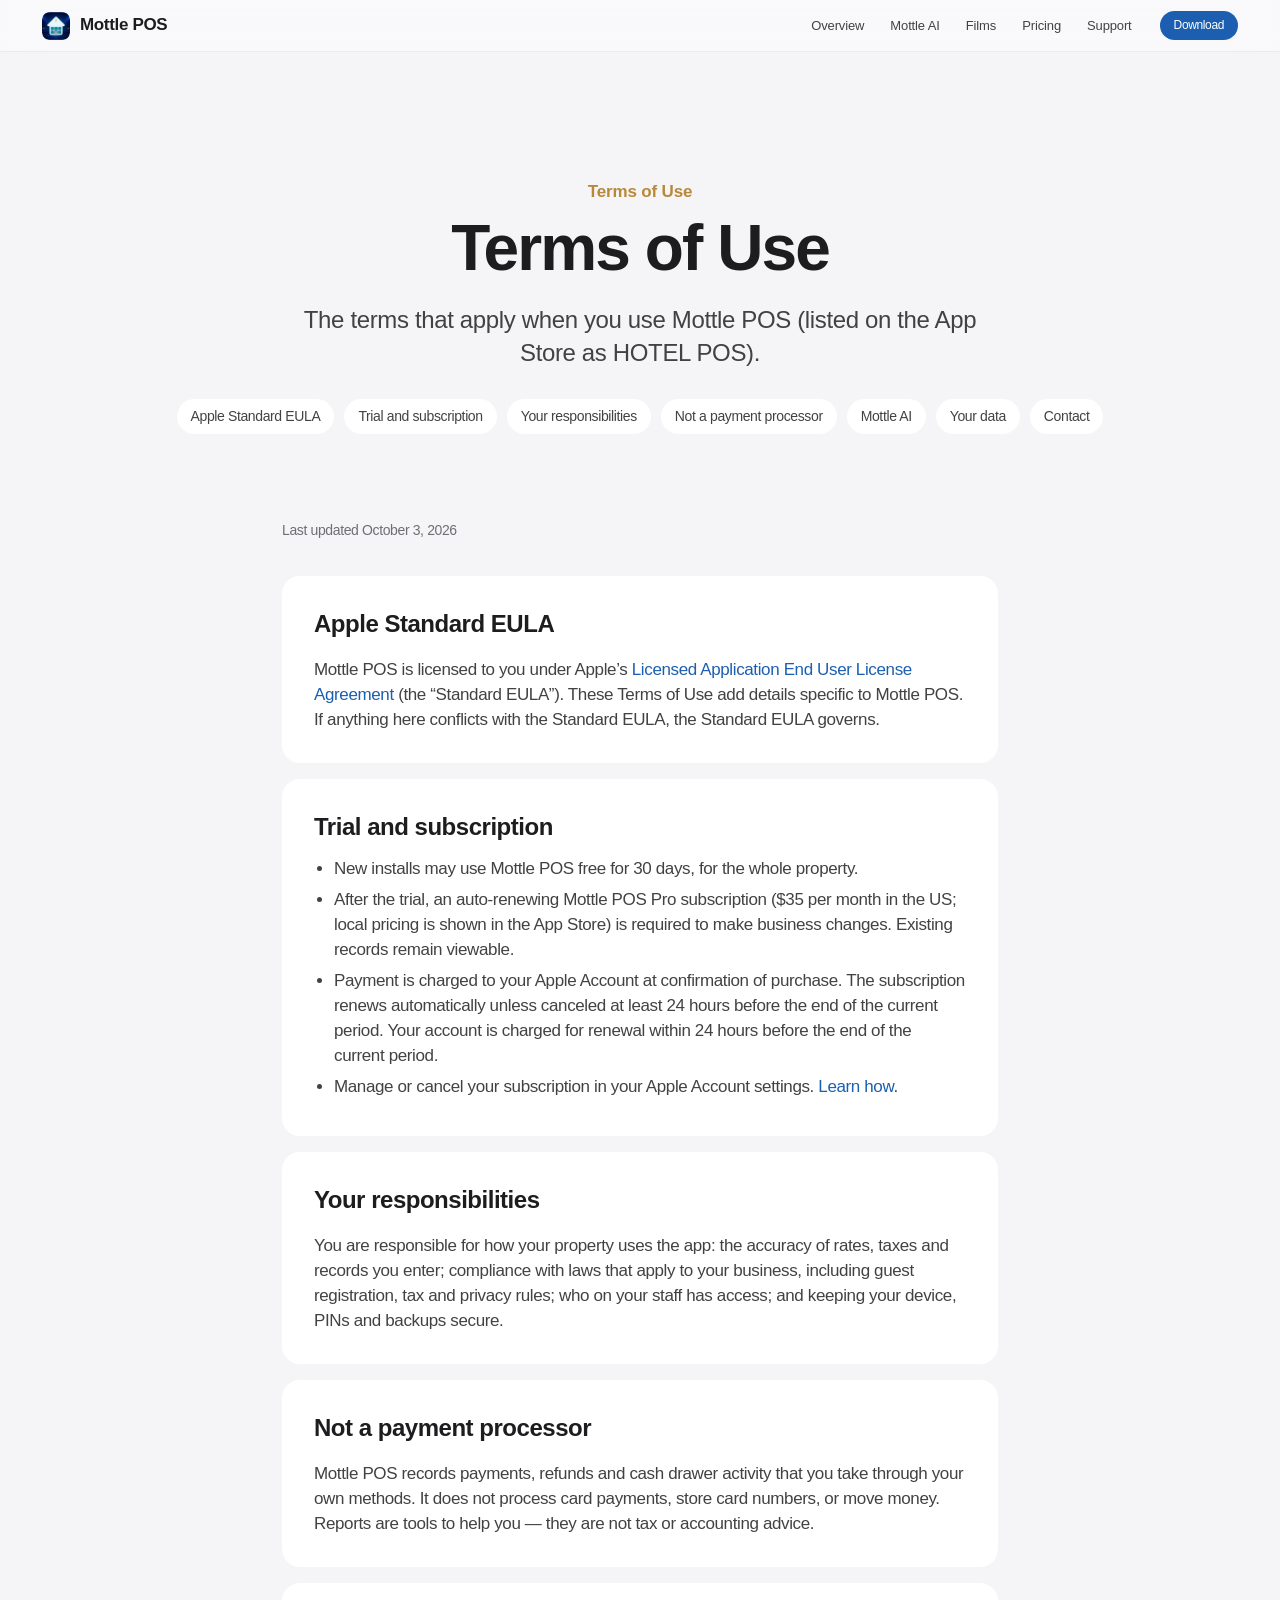
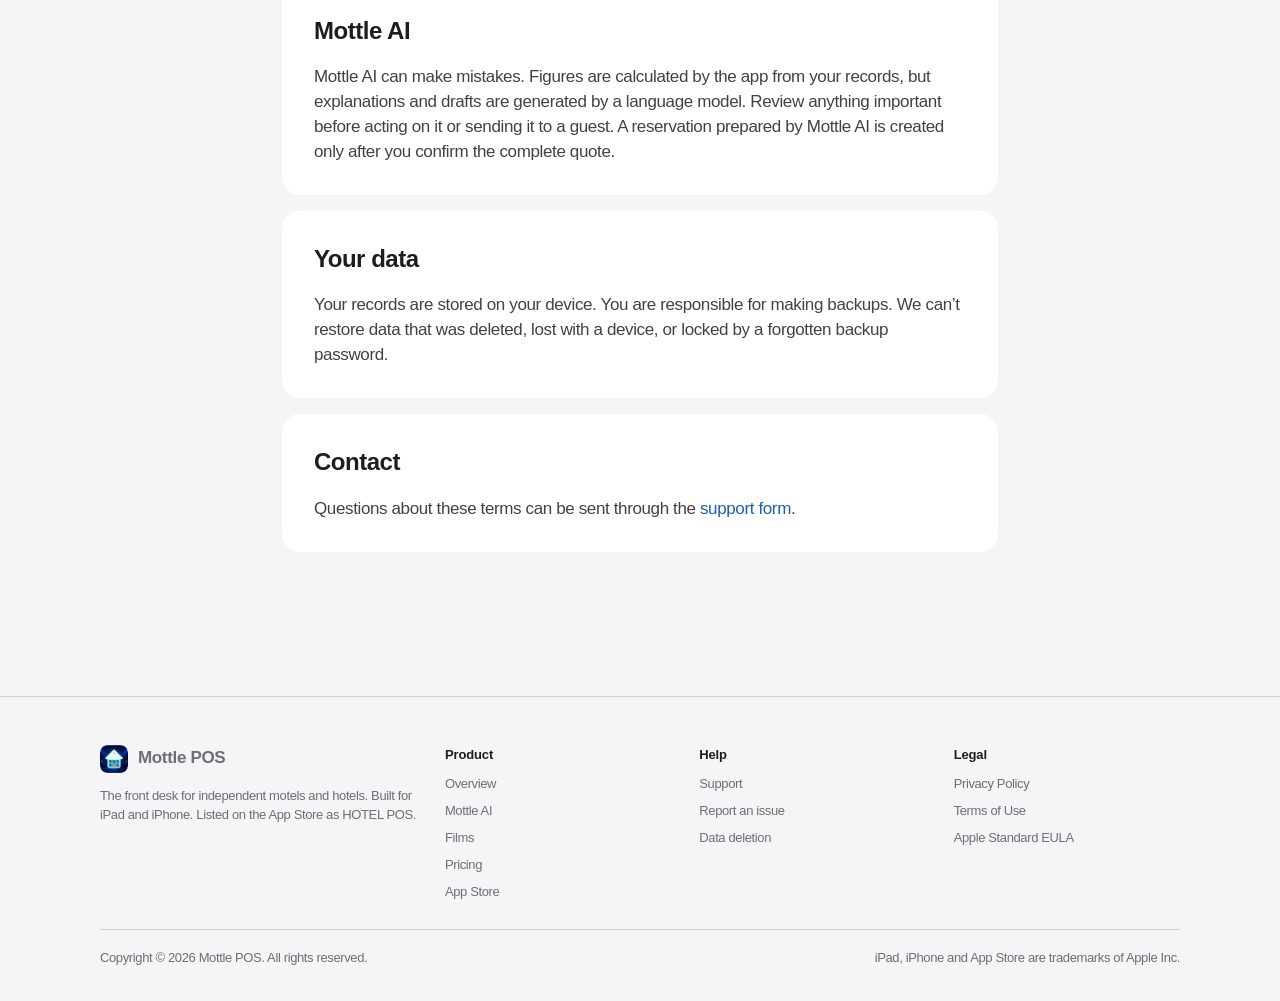
<file: terms-of-use/index.html>
<!doctype html>
<html lang="en">
<head>
  <meta charset="utf-8">
  <meta name="viewport" content="width=device-width, initial-scale=1, viewport-fit=cover">
  <title>Terms of Use — Mottle POS</title>
  <meta name="description" content="Terms of Use for Mottle POS, including the Apple Standard EULA and subscription terms.">
  <meta name="theme-color" content="#000000">
  <meta property="og:type" content="website">
  <meta property="og:title" content="Terms of Use — Mottle POS">
  <meta property="og:description" content="Terms of Use for Mottle POS, including the Apple Standard EULA and subscription terms.">
  <meta property="og:url" content="https://harsh220601.github.io/mottle-pos/terms-of-use/">
  <meta property="og:image" content="https://harsh220601.github.io/mottle-pos/assets/ipad-preview-poster.jpg">
  <meta name="twitter:card" content="summary_large_image">
  <meta name="twitter:image" content="https://harsh220601.github.io/mottle-pos/assets/ipad-preview-poster.jpg">
  <link rel="canonical" href="https://harsh220601.github.io/mottle-pos/terms-of-use/">
  <meta name="apple-itunes-app" content="app-id=6763669836">
  <link rel="icon" type="image/png" href="../assets/favicon-64.png">
  <link rel="apple-touch-icon" href="../assets/apple-touch-icon.png">
  <link rel="stylesheet" href="../assets/site.css">
  <script>document.documentElement.classList.add('js')</script>
</head>
<body>
  <a class="skip" href="#main">Skip to content</a>
  <header class="nav">
    <nav class="nav-inner" aria-label="Main">
      <a class="brand" href="../"><img src="../assets/app-icon-128.png" alt="" width="28" height="28">Mottle POS</a>
      <ul class="nav-links">
        <li><a href="../">Overview</a></li>
        <li><a href="../ai/">Mottle AI</a></li>
        <li><a href="../films/">Films</a></li>
        <li><a href="../pricing/">Pricing</a></li>
        <li><a href="../support/">Support</a></li>
      </ul>
      <a class="nav-cta" href="https://apps.apple.com/us/app/id6763669836" rel="noopener">Download</a>
      <button class="menu-btn" type="button" aria-label="Menu" aria-expanded="false"><span></span><span></span></button>
    </nav>
  </header>
  <main id="main">

    <section class="page-hero">
      <p class="eyebrow reveal">Terms of Use</p>
      <h1 class="headline reveal" style="--d:1">Terms of Use</h1>
      <p class="lead reveal" style="--d:2">The terms that apply when you use Mottle POS (listed on the App Store as HOTEL POS).</p>
      <nav class="toc reveal" style="--d:3" aria-label="On this page"><a href="#eula">Apple Standard EULA</a><a href="#subscription">Trial and subscription</a><a href="#operator">Your responsibilities</a><a href="#payments">Not a payment processor</a><a href="#ai">Mottle AI</a><a href="#data">Your data</a><a href="#contact">Contact</a></nav>
    </section>
    <article class="doc">
      <p class="updated">Last updated October 3, 2026</p>
        <section id="eula" class="reveal"><h2>Apple Standard EULA</h2><p>Mottle POS is licensed to you under Apple’s <a href="https://www.apple.com/legal/internet-services/itunes/dev/stdeula/" rel="noopener">Licensed Application End User License Agreement</a> (the “Standard EULA”). These Terms of Use add details specific to Mottle POS. If anything here conflicts with the Standard EULA, the Standard EULA governs.</p></section>
        <section id="subscription" class="reveal"><h2>Trial and subscription</h2><ul>
      <li>New installs may use Mottle POS free for 30 days, for the whole property.</li>
      <li>After the trial, an auto-renewing Mottle POS Pro subscription ($35 per month in the US; local pricing is shown in the App Store) is required to make business changes. Existing records remain viewable.</li>
      <li>Payment is charged to your Apple Account at confirmation of purchase. The subscription renews automatically unless canceled at least 24 hours before the end of the current period. Your account is charged for renewal within 24 hours before the end of the current period.</li>
      <li>Manage or cancel your subscription in your Apple Account settings. <a href="https://support.apple.com/en-us/118428" rel="noopener">Learn how</a>.</li></ul></section>
        <section id="operator" class="reveal"><h2>Your responsibilities</h2><p>You are responsible for how your property uses the app: the accuracy of rates, taxes and records you enter; compliance with laws that apply to your business, including guest registration, tax and privacy rules; who on your staff has access; and keeping your device, PINs and backups secure.</p></section>
        <section id="payments" class="reveal"><h2>Not a payment processor</h2><p>Mottle POS records payments, refunds and cash drawer activity that you take through your own methods. It does not process card payments, store card numbers, or move money. Reports are tools to help you — they are not tax or accounting advice.</p></section>
        <section id="ai" class="reveal"><h2>Mottle AI</h2><p>Mottle AI can make mistakes. Figures are calculated by the app from your records, but explanations and drafts are generated by a language model. Review anything important before acting on it or sending it to a guest. A reservation prepared by Mottle AI is created only after you confirm the complete quote.</p></section>
        <section id="data" class="reveal"><h2>Your data</h2><p>Your records are stored on your device. You are responsible for making backups. We can’t restore data that was deleted, lost with a device, or locked by a forgotten backup password.</p></section>
        <section id="contact" class="reveal"><h2>Contact</h2><p>Questions about these terms can be sent through the <a href="../support/#contact">support form</a>.</p></section>
    </article>

  </main>
  <footer class="footer">
    <div class="footer-inner">
      <div class="footer-cols">
        <div>
          <a class="brand" href="../"><img src="../assets/app-icon-128.png" alt="" width="28" height="28">Mottle POS</a>
          <p>The front desk for independent motels and hotels. Built for iPad and iPhone. Listed on the App Store as HOTEL POS.</p>
        </div>
        <div>
          <h4>Product</h4>
          <ul>
            <li><a href="../">Overview</a></li>
            <li><a href="../ai/">Mottle AI</a></li>
            <li><a href="../films/">Films</a></li>
            <li><a href="../pricing/">Pricing</a></li>
            <li><a href="https://apps.apple.com/us/app/id6763669836" rel="noopener">App Store</a></li>
          </ul>
        </div>
        <div>
          <h4>Help</h4>
          <ul>
            <li><a href="../support/">Support</a></li>
            <li><a href="../support/#contact">Report an issue</a></li>
            <li><a href="../data-deletion/">Data deletion</a></li>
          </ul>
        </div>
        <div>
          <h4>Legal</h4>
          <ul>
            <li><a href="../privacy-policy/">Privacy Policy</a></li>
            <li><a href="../terms-of-use/">Terms of Use</a></li>
            <li><a href="https://www.apple.com/legal/internet-services/itunes/dev/stdeula/" rel="noopener">Apple Standard EULA</a></li>
          </ul>
        </div>
      </div>
      <div class="footer-legal">
        <span>Copyright © <span data-year>2026</span> Mottle POS. All rights reserved.</span>
        <span>iPad, iPhone and App Store are trademarks of Apple Inc.</span>
      </div>
    </div>
  </footer>
  <script src="../assets/site.js" defer></script>
</body>
</html>
</file>
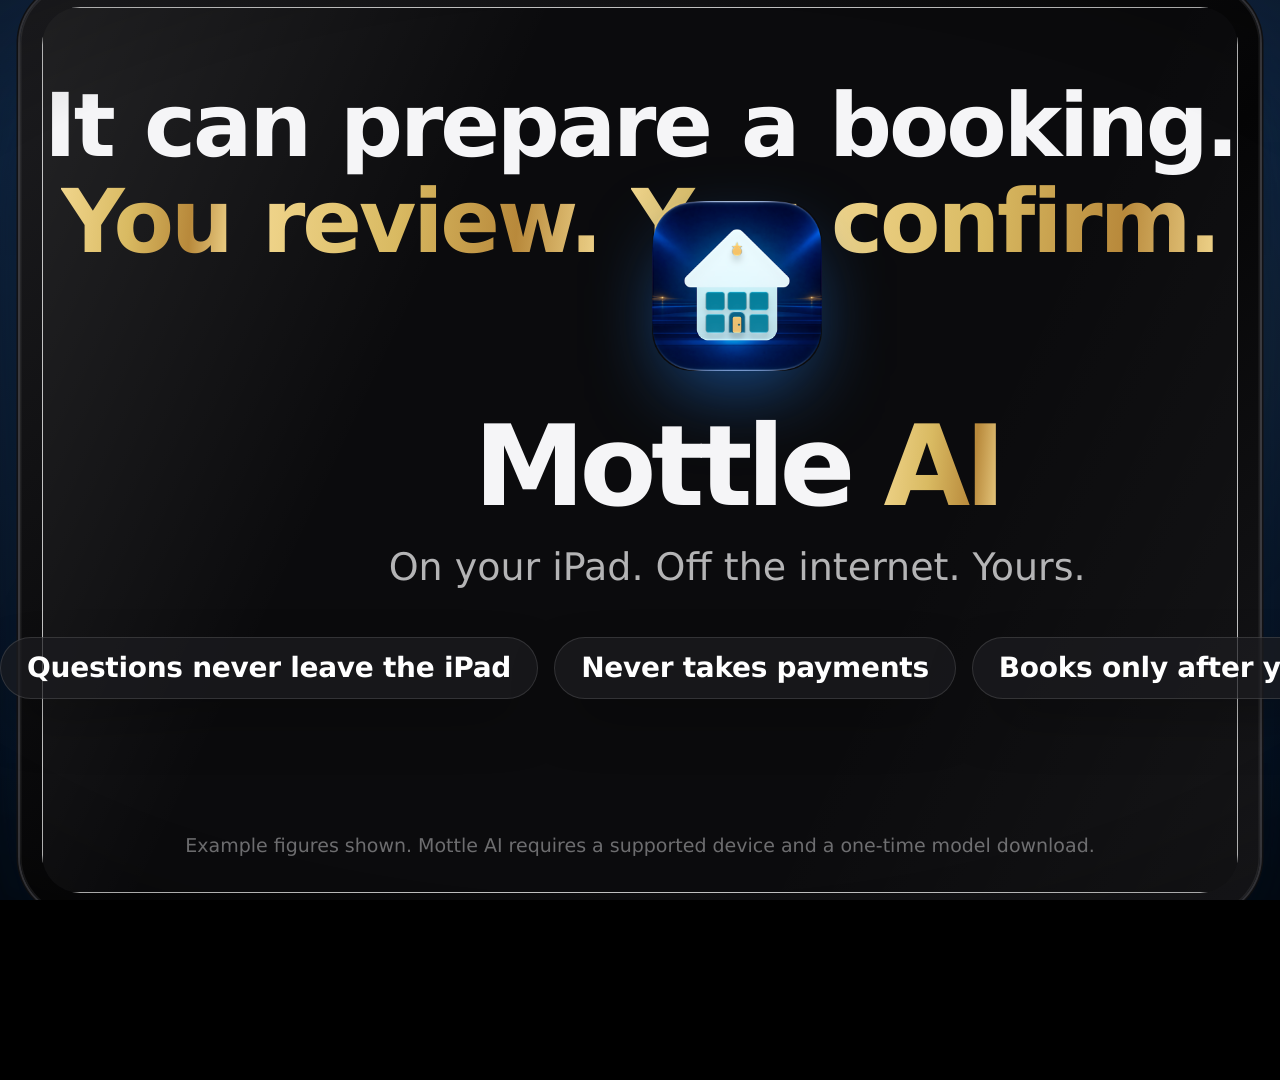
<file: marketing/films/ai.html>
<!doctype html>
<html lang="en">
<head>
<meta charset="utf-8">
<title>Mottle AI — feature film</title>
<link rel="stylesheet" href="../engine/base.css">
<style>
  .navy { position: absolute; inset: 0; background: radial-gradient(120% 100% at 50% 0%, #1c3a5e 0%, #10243e 42%, #050c16 100%); }
  .orb { position: absolute; left: 50%; top: 50%; width: 520px; height: 520px; margin: -260px; border-radius: 50%;
    background: radial-gradient(circle at 35% 30%, #f0d58c, #d9ba62 22%, #4a90e2 58%, #1c5fb0 72%, transparent 74%);
    filter: blur(2px); box-shadow: 0 0 160px 40px rgba(74,144,226,.35), 0 0 80px 10px rgba(217,186,98,.25); }
  .orb::after { content: ""; position: absolute; inset: 0; border-radius: 50%; background: radial-gradient(circle at 70% 75%, rgba(7,18,31,.55), transparent 55%); }
  .ring { position: absolute; left: 50%; top: 50%; border-radius: 50%; border: 1.5px solid rgba(217,186,98,.4); }
  .title { font: 700 150px/1 var(--display); letter-spacing: -0.05em; }
  .frame { position: absolute; width: 760px; height: 877px; padding: 12px; border-radius: 46px; right: 170px; top: 50%; margin-top: -438px;
    background: linear-gradient(150deg, rgba(217,186,98,.7), rgba(28,95,176,.7) 55%, rgba(255,255,255,.08));
    box-shadow: 0 80px 160px -50px rgba(28,95,176,.7), 0 40px 80px -40px rgba(0,0,0,.8); }
  .frame .screen { position: relative; width: 100%; height: 100%; border-radius: 36px; overflow: hidden; background: #f4f6f8; }
  .frame img { position: absolute; inset: 0; width: 100%; height: 100%; object-fit: cover; }
  .cap { position: absolute; left: 150px; top: 50%; width: 760px; transform: translateY(-50%); }
  .cap h2 { font-size: 108px; }
  .cap .q { margin-top: 34px; font: 600 40px/1.25 var(--display); letter-spacing: -0.02em; color: var(--gold-soft); }
  .cap p { margin-top: 26px; font-size: 30px; line-height: 1.35; max-width: 620px; }
  .rig { position: absolute; left: 50%; top: 50%; width: 1240px; height: 930px; margin: -465px 0 0 -620px; }
  .cam { position: absolute; inset: 0; perspective: 2600px; }
  .top { position: absolute; left: 0; right: 0; top: 80px; text-align: center; }
  .top h2 { font-size: 88px; }
  .fine { position: absolute; bottom: 44px; left: 0; right: 0; text-align: center; font: 500 19px/1 var(--text); color: rgba(245,245,247,.42); }
  .end .icon { width: 170px; height: 170px; border-radius: 40px; box-shadow: 0 30px 80px -20px rgba(28,95,176,.9); }
  .end h1 { font: 700 112px/1 var(--display); letter-spacing: -0.05em; margin-top: 40px; }
  .end p { font: 500 38px/1.2 var(--text); color: rgba(245,245,247,.72); margin-top: 22px; }
  .pills { display: flex; gap: 16px; justify-content: center; margin-top: 46px; }
</style>
</head>
<body>
<div class="stage">
  <div class="layer"><div class="navy"></div></div>
  <div class="layer" id="glow"><div class="glow" style="left:10%;top:55%;width:900px;height:600px;background:rgba(28,95,176,.35)"></div>
    <div class="glow" style="right:5%;top:10%;width:700px;height:500px;background:rgba(217,186,98,.14)"></div></div>

  <!-- S1 orb + title -->
  <div class="layer" id="s1">
    <div class="ring" id="ring1" style="width:700px;height:700px;margin:-350px"></div>
    <div class="ring" id="ring2" style="width:980px;height:980px;margin:-490px"></div>
    <div class="orb" id="orb"></div>
    <div class="layer center"><div>
      <div class="title" id="t1">Mottle&nbsp;<span class="gold">AI</span></div>
      <div class="headline" id="t2" style="font-size:72px;margin-top:26px;color:rgba(245,245,247,.86)">Ask your motel anything.</div>
    </div></div>
  </div>

  <!-- tall AI panel -->
  <div class="frame" id="frame"><div class="screen"><img id="panel" alt=""></div></div>

  <div class="layer" id="c1"><div class="cap">
    <h2 class="headline" id="h1">Ask<br><span class="dim">naturally.</span></h2>
    <div class="q" id="q1">“Who’s arriving today?”</div>
    <p class="body" id="p1">Type or dictate. Mottle AI understands the way your desk talks.</p>
  </div></div>
  <div class="layer" id="c2"><div class="cap">
    <h2 class="headline" id="h2">Real answers.<br><span class="gold">From your records.</span></h2>
    <div class="q" id="q2">“Show revenue in the last 7 days”</div>
    <p class="body" id="p2">Mottle POS does the math. The model never invents a number.</p>
  </div></div>
  <div class="layer" id="c3"><div class="cap">
    <h2 class="headline" id="h3">Ask. Preview.<br><span class="dim">Export.</span></h2>
    <div class="q" id="q3">“Make that a PDF”</div>
    <p class="body" id="p3">A real report, ready to preview, share or print.</p>
  </div></div>

  <!-- booking on landscape iPad -->
  <div class="cam" id="cam"><div class="rig" id="rig"><div class="ipad" style="left:0;top:0"><div class="screen"><img id="book" alt=""></div></div></div></div>
  <div class="layer" id="c4">
    <div class="top"><h2 class="headline" id="h4">It can prepare a booking.</h2>
      <h2 class="headline gold" id="h5" style="margin-top:4px">You review. You confirm.</h2></div>
  </div>

  <!-- end -->
  <div class="layer center end" id="s5"><div style="display:grid;justify-items:center">
    <img class="icon" id="icon" src="../../assets/app-icon-512.png" alt="">
    <h1 id="e1">Mottle <span class="gold">AI</span></h1>
    <p id="e2">On your iPad. Off the internet. Yours.</p>
    <div class="pills" id="e3">
      <div class="chip">Questions never leave the iPad</div>
      <div class="chip">Never takes payments</div>
      <div class="chip">Books only after you confirm</div>
    </div>
  </div></div>
  <div class="fine" id="fine">Example figures shown. Mottle AI requires a supported device and a one-time model download.</div>
  <div class="vignette"></div>
</div>
<script src="../engine/engine.js"></script>
<script>
const { tw, kf, win, css, $, $$, Seq, words, ease: E, range, clamp, lerp, Film } = M;
const panel = new Seq($('#panel'), 'aipanel', 1203);
const book = new Seq($('#book'), 'aibook', 144);
const W = Object.fromEntries(['h1', 'h2', 'h3', 'h4', 'h5'].map(k => [k, words($('#' + k))]));
function reveal(list, t, a, b, st = 0.08) {
  list.forEach((w, i) => { const s = a + i * st; const p = E.outQuint(range(t, s, s + 0.9)); const o = E.in(range(t, b - 0.4, b));
    css(w, { y: (1 - p) * 110 - o * 30, o: p * (1 - o), blur: (1 - p) * 10 + o * 8 }); });
}
function fadeUp(el, t, a, b, d = 0.9) { const p = E.outQuint(range(t, a, a + d)); css(el, { o: p * (1 - E.in(range(t, b - 0.4, b))), y: (1 - p) * 30 }); }
function show(id, t, a, b) { const v = t >= a - 0.05 && t <= b + 0.05; $(id).style.display = v ? '' : 'none'; return v; }

Film({
  duration: 33.6, fps: 60, bpm: 100, music: 'ai',
  cues: [
    { t: 0, type: 'section', level: 0 }, { t: 0.6, type: 'chime', note: 'C6', gain: 0.6 },
    { t: 1.6, type: 'impact', gain: 0.6 },
    { t: 4.8, type: 'section', level: 1 }, { t: 4.8, type: 'whoosh', dur: 1.0 },
    { t: 5.4, type: 'type', n: 21, dur: 2.0 }, { t: 10.2, type: 'success', gain: 0.5 },
    { t: 9.6, type: 'section', level: 2 }, { t: 13.0, type: 'whoosh', dur: 0.7, up: false },
    { t: 13.4, type: 'type', n: 28, dur: 2.6 }, { t: 17.4, type: 'chime', note: 'G6', gain: 0.5 },
    { t: 19.2, type: 'whoosh', dur: 0.7 }, { t: 19.4, type: 'type', n: 15, dur: 1.4 }, { t: 22.6, type: 'tick' },
    { t: 24, type: 'riser', dur: 1.6 }, { t: 24, type: 'impact', gain: 0.6 }, { t: 24, type: 'section', level: 3 },
    { t: 28.6, type: 'success', gain: 0.6 }, { t: 21, type: 'poster' },
    { t: 30, type: 'whoosh', dur: 1.0, up: false }, { t: 30.2, type: 'end' },
  ],
  frame(t, pending) {
    css($('#glow'), { o: 0.6 + 0.4 * Math.sin(t * 0.8), x: Math.sin(t * 0.3) * 60 });
    // S1
    if (show('#s1', t, 0, 5)) {
      const op = E.spring(range(t, 0.2, 2.0), 0.15);
      const out = E.inExpo(range(t, 4.2, 5));
      css($('#orb'), { s: lerp(0.2, 1, op) * (1 + 0.03 * Math.sin(t * 3)) * (1 + out * 3), o: range(t, 0.2, 0.5) * (1 - out) * (1 - range(t, 1.6, 2.4) * 0.65) });
      css($('#ring1'), { s: tw(t, 0.6, 3.5, 0.6, 1.2, E.outQuint), o: win(t, 0.6, 4.6, 0.6, 1) * 0.8 });
      css($('#ring2'), { s: tw(t, 0.9, 4.0, 0.6, 1.25, E.outQuint), o: win(t, 0.9, 4.6, 0.6, 1) * 0.5 });
      fadeUp($('#t1'), t, 1.6, 4.8, 1.1);
      css($('#t1'), { blur: (1 - E.outQuint(range(t, 1.6, 2.6))) * 14 });
      fadeUp($('#t2'), t, 2.5, 4.8, 1.0);
    }
    // tall frame 4.8 → 24
    const fin = E.spring(range(t, 4.8, 6.2), 0.1);
    const fout = E.inExpo(range(t, 23.4, 24.2));
    $('#frame').style.display = t > 4.7 && t < 24.3 ? '' : 'none';
    if (t > 4.7 && t < 24.3) {
      css($('#frame'), { x: lerp(500, 0, fin) + fout * 900, s: lerp(0.9, 1, fin), o: range(t, 4.8, 5.1) * (1 - fout), r: (1 - fin) * 4 });
      // source timing: 4.5→12.5 over 4.8→13, 12.5→18.7 over 13→19.2, 20.5→25.3 over 19.2→24
      const src = t < 13 ? 4.5 + (t - 4.8) : t < 19.2 ? 12.5 + (t - 13) : 20.5 + (t - 19.2);
      pending.push(panel.at(src));
    }
    if (show('#c1', t, 4.9, 13)) { reveal(W.h1, t, 5.1, 12.9); fadeUp($('#q1'), t, 5.6, 12.9); fadeUp($('#p1'), t, 6.4, 12.9); }
    if (show('#c2', t, 13, 19.2)) { reveal(W.h2, t, 13.1, 19.1, 0.07); fadeUp($('#q2'), t, 13.6, 19.1); fadeUp($('#p2'), t, 14.6, 19.1); }
    if (show('#c3', t, 19.2, 24)) { reveal(W.h3, t, 19.3, 23.9); fadeUp($('#q3'), t, 19.6, 23.9); fadeUp($('#p3'), t, 20.4, 23.9); }
    // landscape booking 24 → 30.2
    const vis = t > 23.8 && t < 30.4;
    $('#cam').style.display = vis ? '' : 'none';
    if (vis) {
      const r = E.spring(range(t, 23.9, 25.6), 0.08);
      const o = E.inExpo(range(t, 29.6, 30.3));
      css($('#rig'), { y: lerp(1100, 110, r) + o * 1100, rx: lerp(30, 0, r) - o * 20, s: 0.74 + range(t, 25, 30) * 0.03 });
      pending.push(book.at(t - 24.6, 0.85));
    }
    if (show('#c4', t, 24, 30.2)) { reveal(W.h4, t, 24.3, 30.1, 0.06); reveal(W.h5, t, 26.4, 30.1, 0.08); }
    // end
    if (show('#s5', t, 30.1, 33.6)) {
      const ip = E.spring(range(t, 30.2, 31.3), 0.2);
      css($('#icon'), { s: lerp(0.5, 1, ip), o: range(t, 30.2, 30.5) * (1 - range(t, 33.1, 33.6)) });
      fadeUp($('#e1'), t, 30.5, 33.6); fadeUp($('#e2'), t, 30.9, 33.6);
      $$('#e3 .chip').forEach((c, i) => { const p = E.spring(range(t, 31.3 + i * 0.15, 32.3 + i * 0.15), 0.25);
        css(c, { o: range(t, 31.3 + i * 0.15, 31.5 + i * 0.15) * (1 - range(t, 33.1, 33.6)), s: lerp(0.8, 1, p) }); });
    }
    css($('#fine'), { o: Math.max(win(t, 13.2, 23.8, 0.6, 0.4), win(t, 30.6, 33.4, 0.6, 0.4)) });
  },
});
</script>
</body>
</html>
</file>
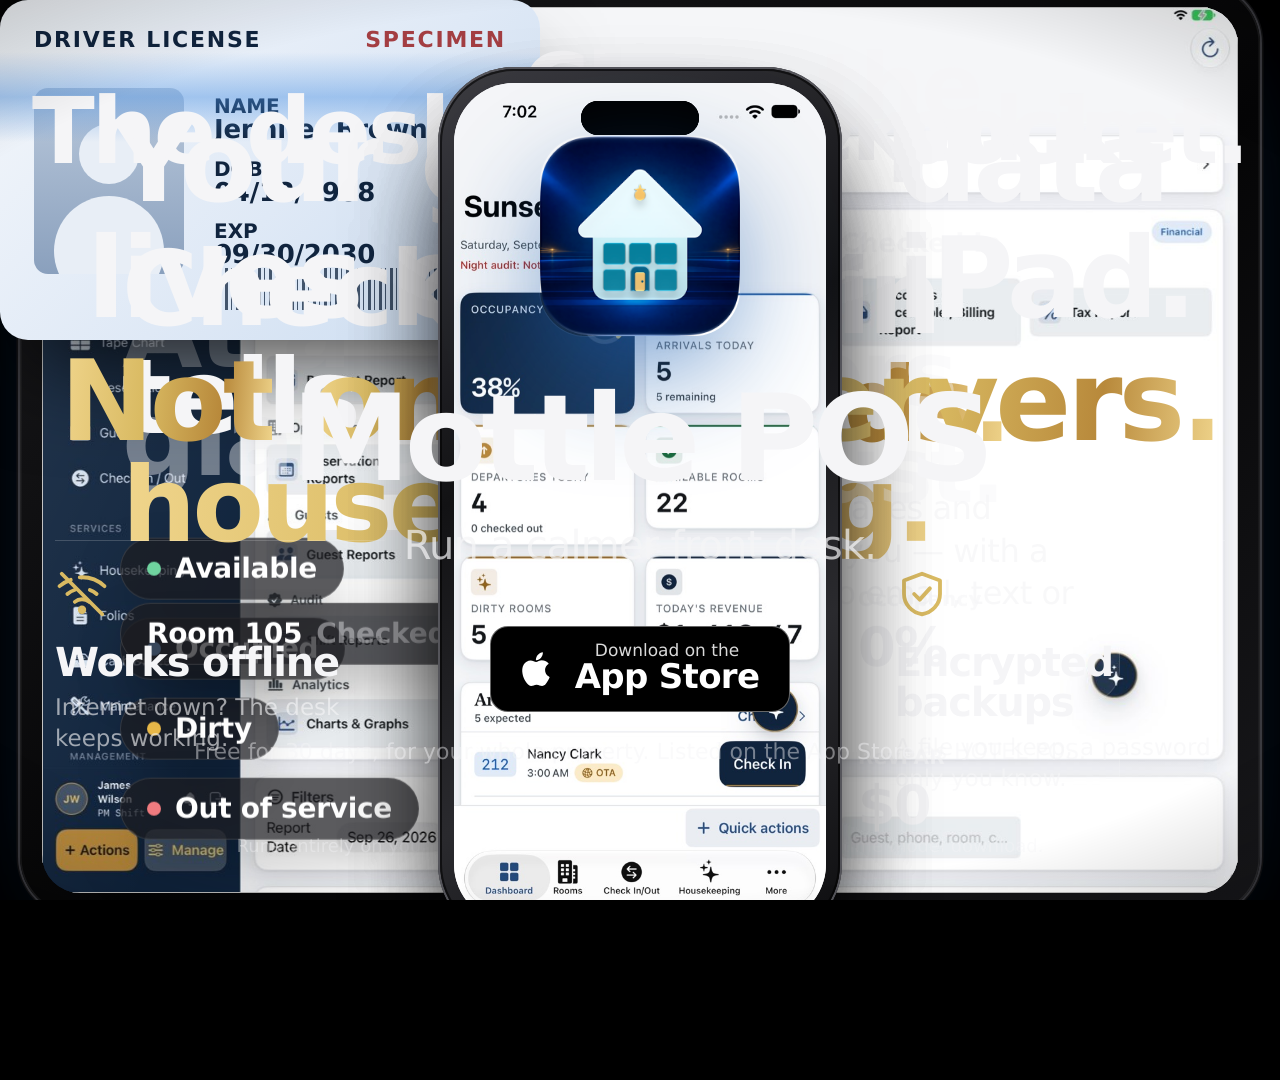
<file: marketing/films/launch.html>
<!doctype html>
<html lang="en">
<head>
<meta charset="utf-8">
<title>Introducing Mottle POS — launch film</title>
<link rel="stylesheet" href="../engine/base.css">
<style>
  .bg { background: #000; }
  .aura { position: absolute; inset: -20%; background:
    radial-gradient(40% 40% at var(--ax, 50%) var(--ay, 70%), rgba(28,95,176,.42), transparent 70%),
    radial-gradient(30% 30% at calc(var(--ax, 50%) + 12%) calc(var(--ay, 70%) + 8%), rgba(184,137,59,.16), transparent 70%); }
  .navy { position: absolute; inset: 0; background: radial-gradient(120% 90% at 50% 0%, #1c3a5e 0%, #10243e 45%, #07121f 100%); }
  .sweep { position: absolute; top: -40%; bottom: -40%; width: 26%; left: -30%; background: linear-gradient(90deg, transparent, rgba(255,255,255,.07), transparent); transform: rotate(14deg); }

  .intro-word { font: 600 54px/1 var(--display); letter-spacing: -0.01em; color: rgba(245,245,247,.6); }
  .icon { width: 240px; height: 240px; border-radius: 54px; box-shadow: 0 40px 120px -20px rgba(28,95,176,.8), 0 0 0 1px rgba(255,255,255,.08); }
  .wordmark { font: 700 132px/1 var(--display); letter-spacing: -0.05em; }

  .cam { position: absolute; inset: 0; perspective: 2600px; perspective-origin: 50% 45%; }
  .rig { position: absolute; left: 50%; top: 50%; width: 1240px; height: 930px; margin: -465px 0 0 -620px; transform-style: preserve-3d; }
  .rig .ipad { left: 0; top: 0; }
  .shadow { position: absolute; left: 50%; top: 50%; width: 1300px; height: 120px; margin-left: -650px; margin-top: 470px; border-radius: 50%; background: radial-gradient(closest-side, rgba(0,0,0,.65), transparent); filter: blur(20px); }

  .side { position: absolute; top: 50%; width: 640px; transform: translateY(-50%); }
  .side.left { left: 120px; }
  .side.right { right: 120px; }
  .side h2 { font-size: 104px; }
  .side p { font-size: 32px; margin-top: 28px; line-height: 1.32; max-width: 560px; }
  .top { position: absolute; left: 0; right: 0; top: 96px; text-align: center; }
  .top h2 { font-size: 92px; }

  .chips { display: flex; flex-direction: column; gap: 18px; margin-top: 44px; align-items: flex-start; }
  .steps { display: flex; gap: 14px; margin-top: 40px; }
  .step { font: 600 26px/1 var(--text); padding: 14px 22px; border-radius: 999px; background: rgba(255,255,255,.07); color: rgba(245,245,247,.5); border: 1px solid rgba(255,255,255,.1); }
  .step.on { background: var(--gold-soft); color: #10243e; border-color: transparent; }
  .step.done { color: #f5f5f7; background: rgba(33,107,74,.55); }

  .license { position: absolute; width: 540px; height: 340px; border-radius: 28px; padding: 30px 34px; color: #10243e;
    background: linear-gradient(135deg, #f4f7fb, #dfe9f6 55%, #c9dbf0); box-shadow: 0 50px 100px -30px rgba(0,0,0,.8); overflow: hidden; }
  .license .h { display: flex; justify-content: space-between; font: 700 22px/1 var(--text); letter-spacing: .08em; }
  .license .h span:last-child { color: #a33e42; }
  .license .photo { position: absolute; left: 34px; top: 88px; width: 150px; height: 186px; border-radius: 14px; background: linear-gradient(#b9c8db, #8aa0bd); overflow: hidden; }
  .license .photo::before { content: ""; position: absolute; left: 45px; top: 36px; width: 60px; height: 60px; border-radius: 50%; background: #e8eef6; }
  .license .photo::after { content: ""; position: absolute; left: 20px; top: 108px; width: 110px; height: 110px; border-radius: 50%; background: #e8eef6; }
  .license .lines { position: absolute; left: 214px; top: 96px; right: 34px; display: grid; gap: 14px; font: 600 20px/1 var(--text); }
  .license .lines b { display: block; font: 700 26px/1.1 var(--display); letter-spacing: -0.01em; }
  .license .bar { position: absolute; left: 214px; right: 34px; bottom: 30px; height: 42px; background: repeating-linear-gradient(90deg, #10243e 0 3px, transparent 3px 6px, #10243e 6px 7px, transparent 7px 11px); opacity: .75; }
  .license .scan { position: absolute; left: 0; right: 0; height: 90px; background: linear-gradient(180deg, transparent, rgba(74,144,226,.45), transparent); }

  .cards { display: grid; grid-template-columns: 1fr 1fr; gap: 18px; margin-top: 44px; width: 600px; }
  .card { padding: 26px 28px; }
  .card small { display: block; font: 600 20px/1 var(--text); color: rgba(245,245,247,.6); letter-spacing: .01em; }
  .card strong { display: block; font: 700 54px/1 var(--display); letter-spacing: -0.03em; margin-top: 12px; }
  .card em { font-style: normal; font: 600 20px/1 var(--text); color: #6fd39f; margin-left: 8px; }
  .fine { position: absolute; bottom: 44px; left: 0; right: 0; text-align: center; font: 500 18px/1 var(--text); color: rgba(245,245,247,.38); }

  .question { font: 600 72px/1.1 var(--display); letter-spacing: -0.03em; }
  .caret { display: inline-block; width: 5px; height: 0.9em; background: var(--gold-soft); margin-left: 6px; vertical-align: -0.08em; }

  .privacy h2 { font-size: 112px; }
  .pillars { display: flex; gap: 90px; justify-content: center; margin-top: 80px; }
  .pillar { width: 330px; text-align: left; border-top: 1px solid rgba(255,255,255,.18); padding-top: 26px; }
  .pillar svg { width: 54px; height: 54px; color: var(--gold-soft); }
  .pillar b { display: block; font: 700 40px/1 var(--display); letter-spacing: -0.03em; margin: 18px 0 10px; }
  .pillar span { font: 500 23px/1.35 var(--text); color: rgba(245,245,247,.62); }

  .phones { position: absolute; left: 50%; top: 56%; width: 0; height: 0; }
  .phones .iphone { left: -200px; top: -435px; }

  .end .icon { width: 200px; height: 200px; border-radius: 46px; }
  .end h1 { font: 700 120px/1 var(--display); letter-spacing: -0.05em; margin-top: 44px; }
  .end p { font: 500 40px/1.2 var(--text); color: rgba(245,245,247,.7); margin-top: 22px; letter-spacing: -0.02em; }
  .end .badge { margin-top: 56px; }
  .end .note { font: 500 22px/1 var(--text); color: rgba(245,245,247,.45); margin-top: 30px; }
</style>
</head>
<body>
<div class="stage bg">
  <div class="layer" id="aura"><div class="aura"></div></div>
  <div class="layer" id="navy" style="opacity:0"><div class="navy"></div></div>
  <div class="layer"><div class="sweep" id="sweep"></div></div>

  <!-- S1: Introducing -->
  <div class="layer center" id="s0"><div class="intro-word" id="introducing">Introducing</div></div>
  <div class="layer center" id="s1">
    <div style="display:grid;justify-items:center">
      <img class="icon" id="icon1" src="../../assets/app-icon-512.png" alt="">
      <div class="wordmark" id="wm" style="margin-top:56px">Mottle&nbsp;<span class="gold">POS</span></div>
    </div>
  </div>

  <!-- S2: headline over rising iPad -->
  <div class="layer" id="s2">
    <div class="top" style="top:120px"><h2 class="display" id="h2a" style="font-size:118px">The whole front desk.</h2>
      <h2 class="display grad" id="h2b" style="font-size:118px;margin-top:6px">On one iPad.</h2></div>
  </div>

  <!-- device rig -->
  <div class="cam" id="cam">
    <div class="shadow" id="shadow"></div>
    <div class="rig" id="rig">
      <div class="ipad"><div class="screen" id="screen">
        <img id="sc-dash" alt=""><img id="sc-rooms" src="../../assets/ipad-rooms.jpg" alt="">
        <img id="sc-book" alt=""><img id="sc-checkin" alt="">
        <img id="sc-checkout" alt=""><img id="sc-clean" alt="">
        <img id="sc-reports" src="../../assets/ipad-reports.jpg" alt=""><img id="sc-aiq" alt="">
      </div></div>
    </div>
  </div>

  <!-- S3 rooms -->
  <div class="layer" id="s3"><div class="side left">
    <h2 class="headline" id="h3">Every room.<br><span class="dim">At a glance.</span></h2>
    <div class="chips">
      <div class="chip" style="color:#6fd39f"><i></i><span style="color:#fff">Available</span></div>
      <div class="chip" style="color:#7fb2f0"><i></i><span style="color:#fff">Occupied</span></div>
      <div class="chip" style="color:#e9b949"><i></i><span style="color:#fff">Dirty</span></div>
      <div class="chip" style="color:#ef7b7f"><i></i><span style="color:#fff">Out of service</span></div>
    </div>
  </div></div>

  <!-- S4 booking -->
  <div class="layer" id="s4"><div class="side right">
    <h2 class="headline" id="h4">Book in<br><span class="gold">seconds.</span></h2>
    <p class="body">Guest, dates, room. Taxes and rates worked out for you — with a confirmation ready to email, text or print.</p>
  </div></div>

  <!-- S5 check-in -->
  <div class="layer" id="s5">
    <div class="top" style="top:84px"><h2 class="headline" id="h5" style="font-size:88px">From ID to checked in.</h2>
      <div class="steps" style="justify-content:center" id="steps">
        <div class="step">Scan ID</div><div class="step">Payment</div><div class="step">Signature</div><div class="step">Checked in</div>
      </div>
    </div>
    <div class="license" id="license">
      <div class="h"><span>DRIVER LICENSE</span><span>SPECIMEN</span></div>
      <div class="photo"></div>
      <div class="lines"><div>NAME<b>Jennifer Brown</b></div><div>DOB<b>04/12/1988</b></div><div>EXP<b>09/30/2030</b></div></div>
      <div class="bar"></div>
      <div class="scan" id="scan"></div>
    </div>
  </div>

  <!-- S6 checkout → housekeeping -->
  <div class="layer" id="s6"><div class="side left">
    <h2 class="headline" id="h6">Checkout tells<br><span class="gold">housekeeping.</span></h2>
    <div class="chips" id="hk">
      <div class="chip"><span>Room 105</span><span class="dim" id="hk-state">Checked out</span></div>
    </div>
  </div></div>

  <!-- S7 reports -->
  <div class="layer" id="s7"><div class="side right">
    <h2 class="headline" id="h7" style="font-size:92px">Close the day<br><span class="dim">with numbers you trust.</span></h2>
    <div class="cards">
      <div class="card glass"><small>Revenue</small><strong id="n-rev">$0</strong></div>
      <div class="card glass"><small>Occupancy</small><strong id="n-occ">0%</strong></div>
      <div class="card glass"><small>ADR</small><strong id="n-adr">$0</strong></div>
      <div class="card glass"><small>RevPAR</small><strong id="n-rvp">$0</strong></div>
    </div>
  </div>
  <div class="fine">Example figures shown.</div></div>

  <!-- S8 AI -->
  <div class="layer" id="s8">
    <div class="top" style="top:70px">
      <div class="eyebrow" id="ai-eyebrow" style="font-size:34px">Meet Mottle AI</div>
      <div class="question" id="question" style="margin-top:18px"><span id="q-text"></span><span class="caret" id="caret"></span></div>
    </div>
    <div class="fine" id="ai-fine">Runs entirely on your iPad. Requires a supported device and a one-time model download.</div>
  </div>

  <!-- S9 privacy -->
  <div class="layer center privacy" id="s9"><div>
    <h2 class="headline" id="h9a">Your guests’ data lives on your iPad.</h2>
    <h2 class="headline gold" id="h9b" style="margin-top:6px">Not on our servers.</h2>
    <div class="pillars">
      <div class="pillar"><svg class="icon-svg" viewBox="0 0 24 24"><path d="M2 8.5a15 15 0 0 1 5-2.8M22 8.5A15 15 0 0 0 11 4.6M5.5 12a10 10 0 0 1 3.4-1.9M18.5 12a10 10 0 0 0-3-1.8M8.8 15.5a5 5 0 0 1 6.4 0"/><circle cx="12" cy="19" r="1"/><path d="M3 3l18 18"/></svg><b>Works offline</b><span>Internet down? The desk keeps working.</span></div>
      <div class="pillar"><svg class="icon-svg" viewBox="0 0 24 24"><rect x="5" y="11" width="14" height="10" rx="2.5"/><path d="M8 11V8a4 4 0 0 1 8 0v3"/></svg><b>Locked down</b><span>Staff PINs, manager approvals, tamper-evident log.</span></div>
      <div class="pillar"><svg class="icon-svg" viewBox="0 0 24 24"><path d="M12 3l8 3v6c0 4.5-3.4 8.3-8 9-4.6-.7-8-4.5-8-9V6z"/><path d="M8.5 12l2.5 2.5 4.5-5"/></svg><b>Encrypted backups</b><span>A file you keep, a password only you know.</span></div>
    </div>
  </div></div>

  <!-- S10 iPhone -->
  <div class="layer" id="s10">
    <div class="top" style="top:84px"><h2 class="headline" id="h10" style="font-size:92px">The desk in your pocket.</h2></div>
    <div class="phones" id="phones">
      <div class="iphone"><div class="screen"><img src="../../assets/iphone-rooms.jpg" alt=""></div></div>
      <div class="iphone"><div class="screen"><img src="../../assets/iphone-reports.jpg" alt=""></div></div>
      <div class="iphone"><div class="screen"><img src="../../assets/iphone-dashboard.jpg" alt=""></div></div>
    </div>
  </div>

  <!-- S11 end card -->
  <div class="layer center end" id="s11"><div style="display:grid;justify-items:center">
    <img class="icon" id="icon2" src="../../assets/app-icon-512.png" alt="">
    <h1 id="end-h">Mottle POS</h1>
    <p id="end-p">Run a calmer front desk.</p>
    <div class="badge" id="end-b"><svg viewBox="0 0 24 24"><path d="M16.4 12.6c0-2.3 1.9-3.4 2-3.5-1.1-1.6-2.8-1.8-3.4-1.8-1.4-.1-2.8.9-3.5.9-.7 0-1.8-.8-3-.8-1.5 0-3 .9-3.8 2.3-1.6 2.8-.4 7 1.2 9.3.8 1.1 1.7 2.4 2.9 2.3 1.2 0 1.6-.7 3-.7s1.8.7 3 .7c1.3 0 2.1-1.1 2.8-2.3.9-1.3 1.3-2.6 1.3-2.6s-2.5-1-2.5-3.8zM14.2 5.8c.6-.8 1.1-1.9 1-3-1 0-2.1.7-2.8 1.5-.6.7-1.1 1.8-1 2.9 1.1.1 2.1-.6 2.8-1.4z"/></svg>
      <span><small>Download on the</small><strong>App Store</strong></span></div>
    <div class="note" id="end-n">Free for 30 days, for your whole property. Listed on the App Store as HOTEL POS.</div>
  </div></div>

  <div class="vignette"></div>
</div>

<script src="../engine/engine.js"></script>
<script>
const { tw, kf, win, css, $, $$, Seq, words, ease, range, clamp, lerp, Film } = M;
const E = ease;
const BAR = 2.5; // 96 bpm

const seq = {
  dash: new Seq($('#sc-dash'), 'dash', 34),
  book: new Seq($('#sc-book'), 'book', 103),
  checkin: new Seq($('#sc-checkin'), 'checkin', 151),
  checkout: new Seq($('#sc-checkout'), 'checkout', 78),
  clean: new Seq($('#sc-clean'), 'clean', 87),
  aiq: new Seq($('#sc-aiq'), 'aiq', 179),
};
const W = {
  h2a: words($('#h2a')), h2b: words($('#h2b')), h3: words($('#h3')), h4: words($('#h4')), h5: words($('#h5')),
  h6: words($('#h6')), h7: words($('#h7')), h9a: words($('#h9a')), h9b: words($('#h9b')), h10: words($('#h10')),
};
// Word-by-word rise with blur; fade out together.
function reveal(list, t, a, b, stagger = 0.07) {
  list.forEach((w, i) => {
    const s = a + i * stagger;
    const p = E.outQuint(range(t, s, s + 1.0));
    const out = E.in(range(t, b - 0.45, b));
    css(w, { y: (1 - p) * 110 - out * 30, o: p * (1 - out), blur: (1 - p) * 10 + out * 8 });
  });
}
function show(id, t, a, b) { const el = $(id); const v = t >= a - 0.05 && t <= b + 0.05; el.style.display = v ? '' : 'none'; return v; }

const Q = 'Who’s arriving today?';

Film({
  duration: 62.5, fps: 60, bpm: 96, music: 'launch',
  cues: [
    { t: 0, type: 'section', level: 0 },
    { t: 2.5, type: 'impact', gain: 0.9 }, { t: 3.25, type: 'chime', note: 'F#5', gain: 0.6 },
    { t: 5, type: 'section', level: 1 }, { t: 5.0, type: 'whoosh', dur: 1.1 },
    { t: 7.4, type: 'whoosh', dur: 1.4, up: false, gain: 0.8 },
    { t: 10.6, type: 'whoosh', dur: 0.8 },
    { t: 11.6, type: 'tick' }, { t: 11.85, type: 'tick', f: 2600 }, { t: 12.1, type: 'tick', f: 2800 }, { t: 12.35, type: 'tick', f: 3000 },
    { t: 15, type: 'section', level: 2 }, { t: 15, type: 'whoosh', dur: 0.8, up: false },
    { t: 21.2, type: 'success', gain: 0.6 },
    { t: 22.5, type: 'whoosh', dur: 0.9 },
    { t: 23.6, type: 'tick', f: 1800 }, { t: 25.0, type: 'tick' }, { t: 26.6, type: 'tick' },
    { t: 29.4, type: 'success' },
    { t: 30, type: 'whoosh', dur: 0.8, up: false }, { t: 32.4, type: 'tick' }, { t: 33.6, type: 'tick', f: 2800 },
    { t: 35, type: 'whoosh', dur: 0.8 },
    { t: 40, type: 'riser', dur: 2.4 }, { t: 40, type: 'impact', gain: 0.75 }, { t: 40, type: 'section', level: 3 },
    { t: 41.0, type: 'type', n: 21, dur: 1.4 },
    { t: 9.3, type: 'poster' },
    { t: 47.5, type: 'whoosh', dur: 1.2, up: false }, { t: 47.5, type: 'section', level: 1 },
    { t: 52.5, type: 'whoosh', dur: 1.0 }, { t: 52.5, type: 'section', level: 3 },
    { t: 57.5, type: 'end' },
  ],
  frame(t, pending) {
    // ---- background
    css($('#aura'), { o: kf(t, [[0, 0], [2.5, 0.25], [5, 0.7], [47.5, 0.8], [49, 0.35], [52.5, 0.8], [57.5, 0.5], [62.5, 0.3]]),
      vars: { '--ax': kf(t, [[0, 50], [11, 62], [15, 38], [22.5, 50], [30, 62], [35, 38], [40, 50]]) + '%', '--ay': kf(t, [[0, 80], [10, 72], [40, 60], [57.5, 45]]) + '%' } });
    css($('#navy'), { o: win(t, 39.7, 48, 0.8, 0.9) });
    css($('#sweep'), { x: tw(t, 0.4, 3.6, 0, 2900, E.inOut) });

    // ---- S1
    if (show('#s0', t, 0, 2.6)) {
      css($('#introducing'), { o: win(t, 0.5, 2.5, 1.2, 0.5), y: tw(t, 0.5, 2.5, 20, -8, E.out), blur: tw(t, 0.5, 1.6, 8, 0, E.out) + range(t, 2.1, 2.5) * 8, s: tw(t, 0.5, 2.5, 1, 1.06, E.linear) });
    }
    if (show('#s1', t, 2.4, 6)) {
      const ip = E.spring(range(t, 2.5, 3.7), 0.22);
      css($('#icon1'), { s: lerp(0.4, 1, ip) * tw(t, 5, 5.8, 1, 0.6, E.in), o: range(t, 2.5, 2.8) * (1 - range(t, 5, 5.6)), y: tw(t, 2.5, 3.7, 80, 0, E.outExpo) - tw(t, 2.6, 2.6, 0, 0) });
      const wp = E.outQuint(range(t, 3.2, 4.4));
      css($('#wm'), { o: wp * (1 - range(t, 4.9, 5.5)), y: (1 - wp) * 40, blur: (1 - wp) * 12 + range(t, 4.9, 5.5) * 10, s: 1 + range(t, 3.2, 5.5) * 0.04 });
    }

    // ---- S2 headline
    if (show('#s2', t, 5, 10.8)) {
      reveal(W.h2a, t, 5.15, 10.6, 0.09);
      reveal(W.h2b, t, 6.4, 10.6, 0.11);
      css($('#s2'), { y: tw(t, 7.4, 9.6, 0, -40, E.inOut) });
    }

    // ---- device rig: one continuous camera move
    const rise = E.spring(range(t, 7.2, 9.6), 0.08);
    const X = kf(t, [[0, 0], [10.6, 0], [11.7, 330, E.inOutQuint], [15, 330], [16.0, -330, E.inOutQuint], [22.5, -330], [23.4, 0, E.inOutQuint], [30, 0], [30.9, 330, E.inOutQuint], [35, 330], [35.9, -330, E.inOutQuint], [40, -330], [40.9, 0, E.inOutQuint]]);
    const Y = kf(t, [[0, 1250], [7.2, 1250], [9.6, 175, E.outQuint], [10.6, 150], [11.7, 30, E.inOutQuint], [22.5, 30], [23.4, 120, E.inOutQuint], [30, 120], [30.9, 30, E.inOutQuint], [40, 30], [40.9, 130, E.inOutQuint], [47.3, 130], [48.6, 1300, E.inExpo]]);
    const S = kf(t, [[0, 0.8], [9.6, 0.74], [10.6, 0.76], [11.7, 0.82, E.inOutQuint], [22.5, 0.82], [23.4, 0.72, E.inOutQuint], [30, 0.74], [30.9, 0.82, E.inOutQuint], [40, 0.82], [40.9, 0.74, E.inOutQuint], [47.5, 0.76]]);
    const RY = kf(t, [[0, 0], [10.6, 0], [11.7, -16, E.inOutQuint], [15, -14], [16.0, 16, E.inOutQuint], [22.5, 14], [23.4, 0, E.inOutQuint], [30, 0], [30.9, -16, E.inOutQuint], [35, -14], [35.9, 16, E.inOutQuint], [40, 14], [40.9, 0, E.inOutQuint]]);
    const RX = lerp(38, 0, rise) + kf(t, [[46.5, 0], [48.6, -24, E.in]]);
    const visRig = t > 7.0 && t < 48.7;
    $('#cam').style.display = visRig ? '' : 'none';
    if (visRig) {
      css($('#rig'), { x: X, y: Y, s: S, rx: RX, ry: RY });
      css($('#shadow'), { o: rise * (1 - range(t, 47.3, 48.2)) * 0.9, x: X * 0.9, y: Y * 0.9, s: S });
      // screen schedule with crossfades
      const scr = [
        ['#sc-dash', 7, 11.2], ['#sc-rooms', 11.0, 15.25], ['#sc-book', 15.0, 22.75], ['#sc-checkin', 22.5, 30.25],
        ['#sc-checkout', 30.0, 32.75], ['#sc-clean', 32.5, 35.25], ['#sc-reports', 35.0, 40.25], ['#sc-aiq', 40.0, 49],
      ];
      scr.forEach(([id, a, b], i) => {
        const o = i === 0 ? (t < b ? 1 : 1 - range(t, b - 0.25, b)) : range(t, a, a + 0.25) * (1 - range(t, b - 0.25, b));
        css($(id), { o, s: id === '#sc-rooms' ? tw(t, 11, 15.2, 1.0, 1.08, E.linear) : id === '#sc-reports' ? tw(t, 35, 40.2, 1.02, 1.1, E.linear) : 1 });
        $(id).style.display = o > 0.001 ? '' : 'none';
      });
      pending.push(seq.dash.at(t - 8.2, 0.9));
      if (t > 14.8 && t < 23) pending.push(seq.book.at(t - 15.4, 0.55));
      if (t > 22.3 && t < 30.5) pending.push(seq.checkin.at(t - 23.0, 0.75));
      if (t > 29.8 && t < 33) pending.push(seq.checkout.at(t - 30.0, 0.5));
      if (t > 32.3 && t < 35.5) pending.push(seq.clean.at(t - 32.5 + 1.34, 1.0));
      if (t > 39.8) pending.push(seq.aiq.at(t - 41.6, 1.0));
    }

    // ---- S3 rooms
    if (show('#s3', t, 11, 15.3)) {
      reveal(W.h3, t, 11.3, 15.2, 0.08);
      $$('#s3 .chip').forEach((c, i) => { const a = 11.6 + i * 0.25; const p = E.spring(range(t, a, a + 0.9), 0.25);
        css(c, { o: range(t, a, a + 0.2) * (1 - range(t, 14.8, 15.2)), x: (1 - p) * -60, s: lerp(0.85, 1, p) }); });
    }
    // ---- S4 booking
    if (show('#s4', t, 15.2, 22.6)) {
      reveal(W.h4, t, 15.5, 22.5, 0.09);
      const p = E.outQuint(range(t, 16.6, 17.8));
      css($('#s4 p'), { o: p * (1 - range(t, 22.0, 22.5)), y: (1 - p) * 30 });
    }
    // ---- S5 check-in
    if (show('#s5', t, 22.6, 30.2)) {
      reveal(W.h5, t, 22.8, 30.0, 0.07);
      const lp = E.outQuint(range(t, 23.2, 24.2));
      const lout = E.inExpo(range(t, 24.9, 25.6));
      css($('#license'), { o: range(t, 23.2, 23.5) * (1 - lout), x: lerp(-700, 120, lp) + lout * 420, y: 600 - lout * 80, r: lerp(-14, -4, lp), s: 1 - lout * 0.5 });
      css($('#scan'), { y: kf(t, [[23.9, -90], [24.8, 340, E.inOut]]), o: win(t, 23.9, 24.9, 0.15, 0.15) });
      const stepT = [23.6, 25.4, 26.9, 29.2];
      $$('#steps .step').forEach((s, i) => {
        s.classList.toggle('on', t >= stepT[i] && (i === 3 || t < stepT[i + 1]));
        s.classList.toggle('done', i < 3 && t >= stepT[i + 1]);
        const p = E.outQuint(range(t, 23.3 + i * 0.1, 24.2 + i * 0.1));
        css(s, { o: p * (1 - range(t, 29.8, 30.2)), y: (1 - p) * 20 });
      });
    }
    // ---- S6 checkout → housekeeping
    if (show('#s6', t, 30.1, 35.2)) {
      reveal(W.h6, t, 30.3, 35.0, 0.08);
      const st = t < 32.4 ? ['Checked out', '#7fb2f0'] : t < 33.6 ? ['Needs cleaning', '#e9b949'] : ['Clean · Ready', '#6fd39f'];
      $('#hk-state').textContent = st[0]; $('#hk-state').style.color = st[1];
      const p = E.spring(range(t, 31.0, 32.0), 0.25);
      const bump = Math.max(E.spring(range(t, 32.4, 33.0), 0.4) * (1 - range(t, 32.4, 33.0)), E.spring(range(t, 33.6, 34.2), 0.4) * (1 - range(t, 33.6, 34.2)));
      css($('#hk .chip'), { o: range(t, 31, 31.2) * (1 - range(t, 34.8, 35.2)), s: lerp(0.85, 1, p) + bump * 0.06 });
    }
    // ---- S7 reports
    if (show('#s7', t, 35.1, 40.2)) {
      reveal(W.h7, t, 35.3, 40.0, 0.07);
      const cp = E.outExpo(range(t, 36.2, 38.4));
      $('#n-rev').textContent = M.money(12450 * cp);
      $('#n-occ').textContent = Math.round(78 * cp) + '%';
      $('#n-adr').textContent = '$' + Math.round(126 * cp);
      $('#n-rvp').textContent = '$' + Math.round(98 * cp);
      $$('#s7 .card').forEach((c, i) => { const a = 35.9 + i * 0.12; const p = E.spring(range(t, a, a + 0.9), 0.2);
        css(c, { o: range(t, a, a + 0.2) * (1 - range(t, 39.7, 40.1)), y: (1 - p) * 40 }); });
      css($('#s7 .fine'), { o: win(t, 36, 40, 0.5, 0.4) });
    }
    // ---- S8 AI
    if (show('#s8', t, 40, 47.8)) {
      const e = E.outQuint(range(t, 40.2, 41.0));
      css($('#ai-eyebrow'), { o: e * (1 - range(t, 47, 47.5)), y: (1 - e) * 20 });
      const n = Math.round(clamp((t - 41.0) / 1.4) * Q.length);
      $('#q-text').textContent = Q.slice(0, n);
      css($('#caret'), { o: (t < 42.6 ? 1 : (Math.floor(t * 2.4) % 2)) * (1 - range(t, 43.2, 43.4)) });
      css($('#question'), { o: range(t, 40.9, 41.0) * (1 - range(t, 47, 47.5)) });
      css($('#ai-fine'), { o: win(t, 42.5, 47.4, 0.6, 0.4) });
    }
    // ---- S9 privacy
    if (show('#s9', t, 47.6, 52.6)) {
      reveal(W.h9a, t, 48.0, 52.4, 0.06);
      reveal(W.h9b, t, 48.9, 52.4, 0.09);
      $$('#s9 .pillar').forEach((p, i) => { const a = 49.6 + i * 0.22; const q = E.outQuint(range(t, a, a + 1));
        css(p, { o: q * (1 - range(t, 52.0, 52.5)), y: (1 - q) * 40 }); });
    }
    // ---- S10 phones
    if (show('#s10', t, 52.5, 57.8)) {
      reveal(W.h10, t, 52.8, 57.5, 0.08);
      const f = E.spring(range(t, 53.0, 54.6), 0.12);
      const out = E.inExpo(range(t, 57.0, 57.7));
      $$('#phones .iphone').forEach((ph, i) => {
        const d = i - 1;
        css(ph, { x: d * lerp(40, 440, f), y: lerp(900, 0, E.outQuint(range(t, 52.6 + Math.abs(d) * 0.1, 53.8 + Math.abs(d) * 0.1))) + Math.abs(d) * 40 * f + out * 900, r: d * lerp(0, 8, f), s: i === 1 ? 1 : 0.92 });
        ph.style.zIndex = i === 1 ? 2 : 1;
      });
    }
    // ---- S11 end card
    if (show('#s11', t, 57.4, 62.5)) {
      const ip = E.spring(range(t, 57.6, 58.8), 0.2);
      css($('#icon2'), { o: range(t, 57.6, 57.9), s: lerp(0.5, 1, ip), y: (1 - ip) * 60 });
      [['#end-h', 58.1], ['#end-p', 58.5], ['#end-b', 59.0], ['#end-n', 59.4]].forEach(([id, a]) => {
        const p = E.outQuint(range(t, a, a + 1.0));
        css($(id), { o: p * (1 - range(t, 61.9, 62.5)), y: (1 - p) * 30, blur: (1 - p) * 6 });
      });
      css($('#icon2'), { o: range(t, 57.6, 57.9) * (1 - range(t, 61.9, 62.5)) });
    }
  },
});
</script>
</body>
</html>
</file>
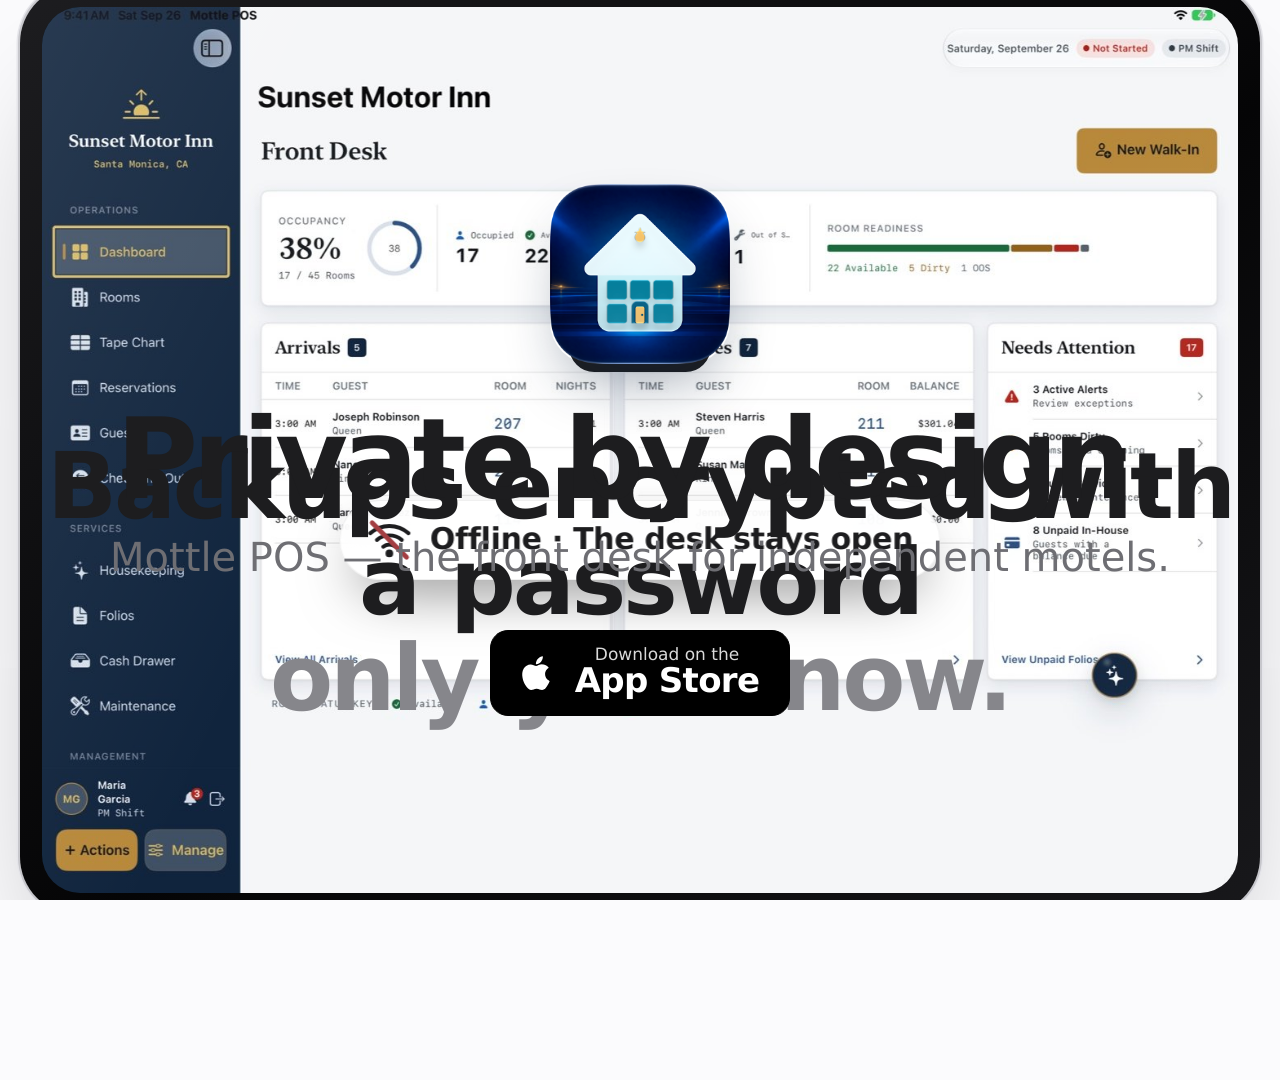
<file: marketing/films/privacy.html>
<!doctype html>
<html lang="en">
<head>
<meta charset="utf-8">
<title>Private by design — Mottle POS</title>
<link rel="stylesheet" href="../engine/base.css">
<style>
  body, .stage { background: #fbfbfd; color: #1d1d1f; }
  .stage .dim { color: #86868b; }
  .blue { color: #1c5fb0; }
  .big { font-size: 120px; }
  .mid { font-size: 92px; }
  .lock { width: 260px; height: 260px; }
  .lock path, .lock rect, .lock circle { fill: none; stroke: #1d1d1f; stroke-width: 1.4; stroke-linecap: round; stroke-linejoin: round; }
  .list { display: grid; gap: 30px; margin-top: 70px; justify-items: start; }
  .row { display: flex; align-items: center; gap: 26px; font: 700 56px/1 var(--display); letter-spacing: -0.03em; }
  .row svg { width: 54px; height: 54px; }
  .row svg path { fill: none; stroke: #216b4a; stroke-width: 2.6; stroke-linecap: round; stroke-linejoin: round; }
  .row svg circle { fill: rgba(33,107,74,.1); stroke: none; }
  .rig { position: absolute; left: 50%; top: 50%; width: 1240px; height: 930px; margin: -465px 0 0 -620px; }
  .cam { position: absolute; inset: 0; perspective: 2600px; }
  .stage .ipad { box-shadow: 0 0 0 2px #c7c7cc, 0 0 0 3.5px #e5e5ea, 0 80px 140px -50px rgba(0,0,0,.35); }
  .status { position: absolute; top: 18px; right: 30px; display: flex; gap: 10px; align-items: center; z-index: 3; }
  .wifi { width: 46px; height: 46px; }
  .wifi path, .wifi circle { fill: none; stroke: #1d1d1f; stroke-width: 2; stroke-linecap: round; }
  .slash { stroke: #a33e42 !important; stroke-width: 2.4 !important; }
  .top { position: absolute; left: 0; right: 0; top: 76px; text-align: center; }
  .chip.light { font-size: 30px; }
  .file { width: 220px; height: 220px; }
  .file path, .file rect, .file circle { fill: none; stroke: #1d1d1f; stroke-width: 1.4; stroke-linecap: round; stroke-linejoin: round; }
  .end .icon { width: 180px; height: 180px; border-radius: 42px; box-shadow: 0 30px 60px -20px rgba(16,36,62,.45); }
  .end h1 { font: 700 112px/1 var(--display); letter-spacing: -0.05em; margin-top: 40px; color: #1d1d1f; }
  .end p { font: 500 40px/1.2 var(--text); color: #6e6e73; margin-top: 18px; }
  .end .badge { margin-top: 48px; border-color: #000; }
</style>
</head>
<body>
<div class="stage">
  <div class="layer center" id="s1"><div>
    <h2 class="headline dim mid" id="h1">Most hotel software lives<br>in someone else’s cloud.</h2>
  </div></div>
  <div class="layer center" id="s2"><div>
    <h2 class="display big" id="h2">Mottle POS lives<br>on <span class="blue">your iPad.</span></h2>
  </div></div>

  <div class="layer center" id="s3"><div style="display:grid;justify-items:center">
    <svg class="lock" id="lock" viewBox="0 0 24 24"><rect id="lk-body" x="5" y="11" width="14" height="10" rx="2.5"/><path id="lk-arc" d="M8 11V8a4 4 0 0 1 8 0v3"/><circle id="lk-dot" cx="12" cy="16" r="1.2"/></svg>
    <div class="list" id="list">
      <div class="row"><svg viewBox="0 0 24 24"><circle cx="12" cy="12" r="11"/><path d="M7 12.5l3.2 3.2L17 9"/></svg><span>No Mottle cloud account.</span></div>
      <div class="row"><svg viewBox="0 0 24 24"><circle cx="12" cy="12" r="11"/><path d="M7 12.5l3.2 3.2L17 9"/></svg><span>Guest records stay on the device.</span></div>
      <div class="row"><svg viewBox="0 0 24 24"><circle cx="12" cy="12" r="11"/><path d="M7 12.5l3.2 3.2L17 9"/></svg><span>Staff PINs and a tamper-evident log.</span></div>
    </div>
  </div></div>

  <div class="layer" id="s4">
    <div class="top"><h2 class="headline" id="h4" style="font-size:84px">Internet down? <span class="dim">Keep checking guests in.</span></h2></div>
    <div class="cam"><div class="rig" id="rig"><div class="ipad" style="left:0;top:0"><div class="screen">
      <img src="../../assets/ipad-dashboard.jpg" alt="">
    </div></div></div></div>
    <div class="abs" id="offline" style="left:50%;top:60%;transform:translate(-50%,-50%)">
      <div class="chip light" style="gap:18px"><svg class="wifi" viewBox="0 0 24 24"><path d="M2 8.5a15 15 0 0 1 20 0M5.5 12a10 10 0 0 1 13 0M8.8 15.5a5 5 0 0 1 6.4 0"/><circle cx="12" cy="19" r="1"/><path class="slash" id="slash" d="M3 3l18 18"/></svg><span>Offline · The desk stays open</span></div>
    </div>
  </div>

  <div class="layer center" id="s5"><div style="display:grid;justify-items:center">
    <svg class="file" id="file" viewBox="0 0 24 24"><path d="M14 3H7a2 2 0 0 0-2 2v14a2 2 0 0 0 2 2h10a2 2 0 0 0 2-2V8z"/><path d="M14 3v5h5"/><rect x="8.5" y="13" width="7" height="5" rx="1.2"/><path d="M10 13v-1.5a2 2 0 0 1 4 0V13"/></svg>
    <h2 class="headline mid" id="h5" style="margin-top:46px">Backups encrypted with a password<br><span class="dim">only you know.</span></h2>
  </div></div>

  <div class="layer center end" id="s6"><div style="display:grid;justify-items:center">
    <img class="icon" id="icon" src="../../assets/app-icon-512.png" alt="">
    <h1 id="e1">Private by design.</h1>
    <p id="e2">Mottle POS — the front desk for independent motels.</p>
    <div class="badge" id="e3"><svg viewBox="0 0 24 24"><path d="M16.4 12.6c0-2.3 1.9-3.4 2-3.5-1.1-1.6-2.8-1.8-3.4-1.8-1.4-.1-2.8.9-3.5.9-.7 0-1.8-.8-3-.8-1.5 0-3 .9-3.8 2.3-1.6 2.8-.4 7 1.2 9.3.8 1.1 1.7 2.4 2.9 2.3 1.2 0 1.6-.7 3-.7s1.8.7 3 .7c1.3 0 2.1-1.1 2.8-2.3.9-1.3 1.3-2.6 1.3-2.6s-2.5-1-2.5-3.8zM14.2 5.8c.6-.8 1.1-1.9 1-3-1 0-2.1.7-2.8 1.5-.6.7-1.1 1.8-1 2.9 1.1.1 2.1-.6 2.8-1.4z"/></svg>
      <span><small>Download on the</small><strong>App Store</strong></span></div>
  </div></div>
</div>
<script src="../engine/engine.js"></script>
<script>
const { tw, kf, win, css, $, $$, words, ease: E, range, clamp, lerp, Film } = M;
const W = Object.fromEntries(['h1', 'h2', 'h4', 'h5'].map(k => [k, words($('#' + k))]));
function reveal(list, t, a, b, st = 0.08) {
  list.forEach((w, i) => { const s = a + i * st; const p = E.outQuint(range(t, s, s + 1.1)); const o = E.in(range(t, b - 0.45, b));
    css(w, { y: (1 - p) * 100 - o * 24, o: p * (1 - o), blur: (1 - p) * 8 + o * 6 }); });
}
function show(id, t, a, b) { const v = t >= a - 0.05 && t <= b + 0.05; $(id).style.display = v ? '' : 'none'; return v; }
// stroke drawing
function draw(el, p) { const L = el.getTotalLength ? el.getTotalLength() : 60; el.style.strokeDasharray = L; el.style.strokeDashoffset = (L * (1 - p)).toFixed(3); }
const BAR = 60 / 72 * 4;

Film({
  duration: 26.7, fps: 60, bpm: 72, music: 'privacy',
  cues: [
    { t: 0, type: 'section', level: 1 },
    { t: 3.9, type: 'whoosh', dur: 0.8, gain: 0.5 }, { t: 4.2, type: 'chime', note: 'E6', gain: 0.5 },
    { t: 6.67, type: 'section', level: 2 },
    { t: 7.6, type: 'tick', f: 1600 }, { t: 9.4, type: 'success', gain: 0.45 },
    { t: 10.0, type: 'tick' }, { t: 10.6, type: 'tick', f: 2600 }, { t: 11.2, type: 'tick', f: 2800 },
    { t: 13.3, type: 'whoosh', dur: 0.9, gain: 0.5, up: false }, { t: 15.6, type: 'tick', f: 1200 },
    { t: 16, type: 'poster' },
    { t: 20, type: 'whoosh', dur: 0.8, gain: 0.5 }, { t: 21.4, type: 'tick', f: 1800 },
    { t: 23.3, type: 'end' },
  ],
  frame(t) {
    if (show('#s1', t, 0, 4.1)) reveal(W.h1, t, 0.5, 4.0, 0.07);
    if (show('#s2', t, 4.0, 7.3)) { reveal(W.h2, t, 4.15, 7.2, 0.09); css($('#s2'), { s: tw(t, 4, 7.3, 1, 1.03, E.linear) }); }
    if (show('#s3', t, 7.3, 13.3)) {
      const out = E.in(range(t, 12.8, 13.3));
      draw($('#lk-body'), E.inOut(range(t, 7.5, 8.6)));
      draw($('#lk-arc'), E.inOut(range(t, 8.0, 9.0)));
      const shut = E.spring(range(t, 9.1, 9.9), 0.35);
      css($('#lk-arc'), { y: (1 - shut) * -1.6 });
      css($('#lk-dot'), { o: range(t, 9.2, 9.5) });
      css($('#lock'), { o: 1 - out, s: lerp(1.25, 1, E.outQuint(range(t, 7.3, 9.5))), y: tw(t, 9.6, 10.4, 140, 0, E.inOutQuint) });
      $$('#list .row').forEach((r, i) => {
        const a = 9.9 + i * 0.6; const p = E.outQuint(range(t, a, a + 0.9));
        css(r, { o: p * (1 - out), x: (1 - p) * -40 });
        draw(r.querySelector('path'), E.inOut(range(t, a + 0.15, a + 0.7)));
      });
      css($('#list'), { o: range(t, 9.8, 9.9) });
    }
    if (show('#s4', t, 13.3, 20.0)) {
      reveal(W.h4, t, 13.5, 19.9, 0.07);
      const r = E.spring(range(t, 13.4, 15.2), 0.08);
      const o = E.inExpo(range(t, 19.3, 20.0));
      css($('#rig'), { y: lerp(1100, 120, r) + o * 1100, rx: lerp(28, 0, r), s: 0.74 });
      const c = E.spring(range(t, 15.3, 16.3), 0.25);
      css($('#offline'), { o: range(t, 15.3, 15.5) * (1 - o), s: lerp(0.7, 1, c) });
      draw($('#slash'), E.inOut(range(t, 15.6, 16.2)));
    }
    if (show('#s5', t, 20.0, 23.4)) {
      const out = E.in(range(t, 22.9, 23.35));
      const fp = E.outQuint(range(t, 20.1, 21.2));
      css($('#file'), { o: fp * (1 - out), y: (1 - fp) * 40 });
      $$('#file path, #file rect').forEach((p, i) => draw(p, E.inOut(range(t, 20.2 + i * 0.25, 21.2 + i * 0.25))));
      reveal(W.h5, t, 20.6, 23.3, 0.06);
    }
    if (show('#s6', t, 23.3, 26.7)) {
      const ip = E.spring(range(t, 23.4, 24.5), 0.2);
      const out = range(t, 26.1, 26.7);
      css($('#icon'), { s: lerp(0.5, 1, ip), o: range(t, 23.4, 23.7) * (1 - out) });
      [['#e1', 23.7], ['#e2', 24.1], ['#e3', 24.5]].forEach(([id, a]) => { const p = E.outQuint(range(t, a, a + 1));
        css($(id), { o: p * (1 - out), y: (1 - p) * 30, blur: (1 - p) * 6 }); });
    }
  },
});
</script>
</body>
</html>
</file>
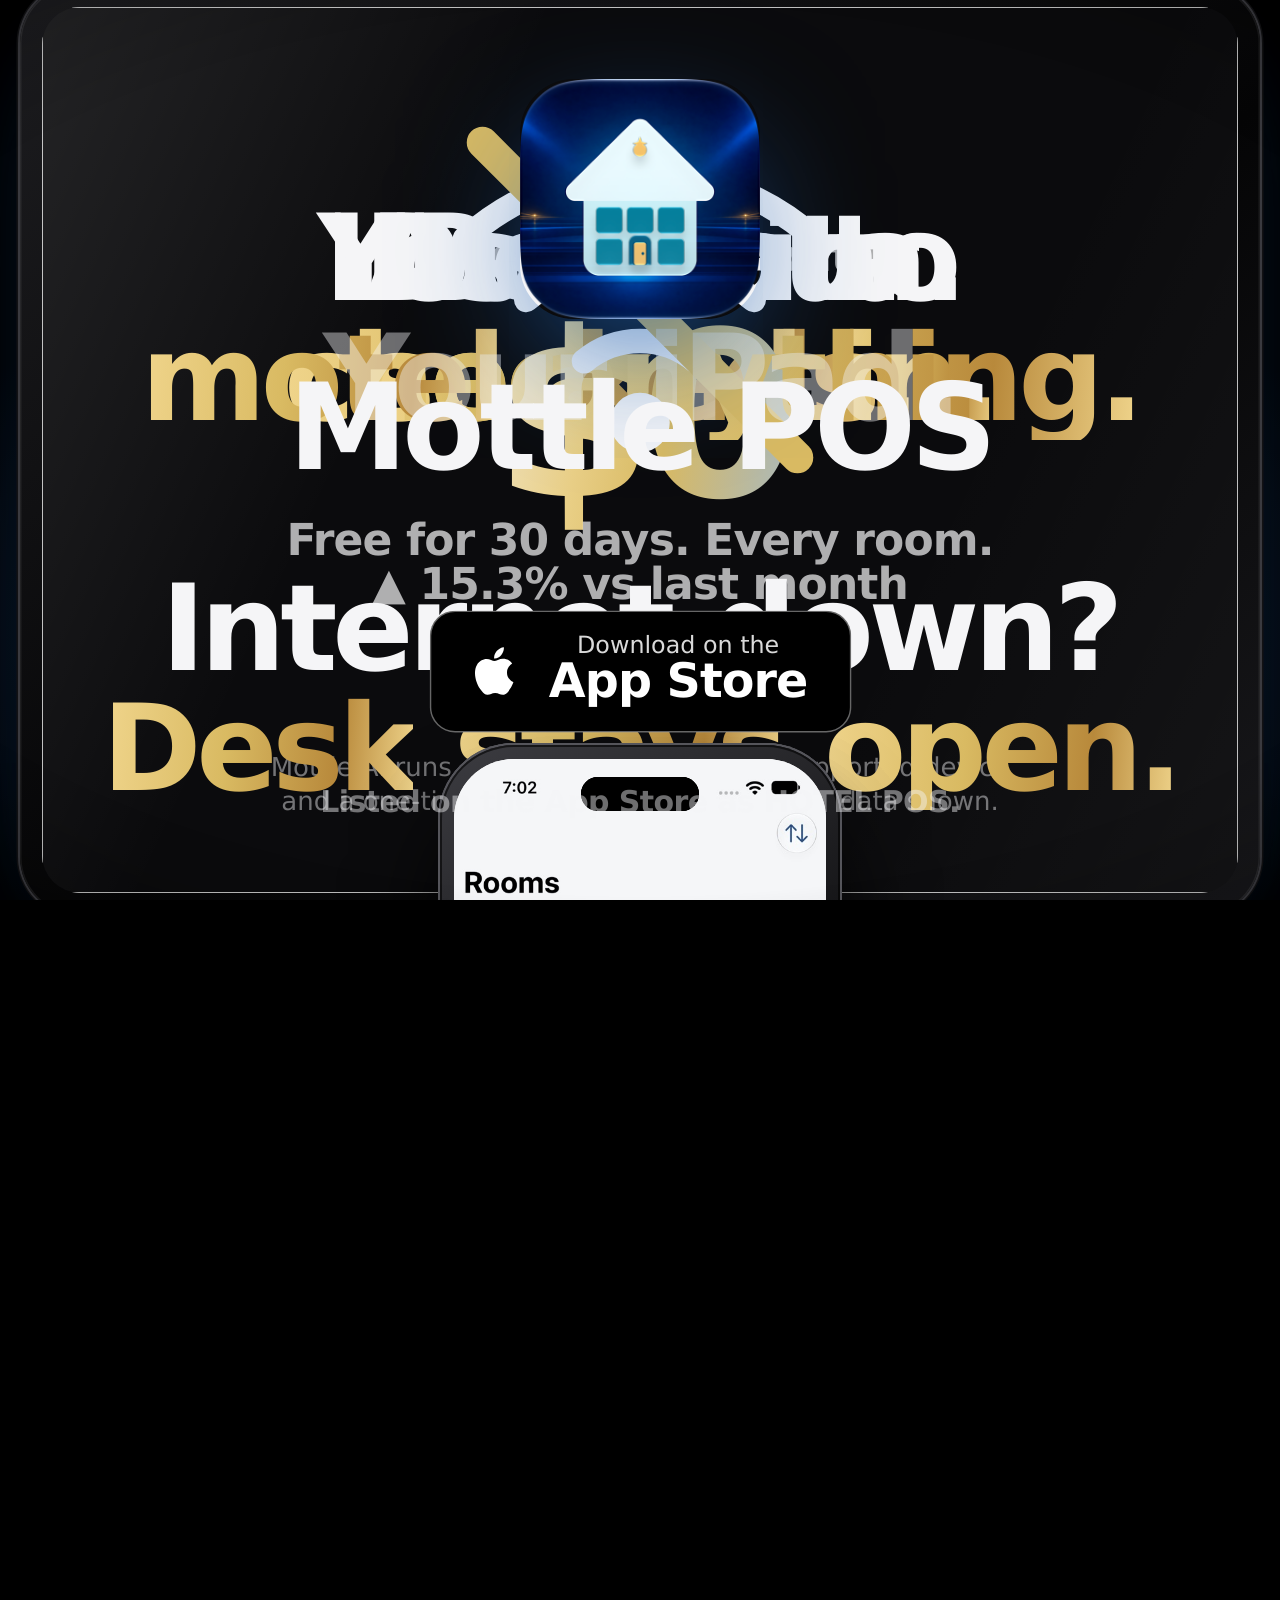
<file: marketing/films/reel.html>
<!doctype html>
<html lang="en">
<head>
<meta charset="utf-8">
<title>Mottle POS — vertical reel</title>
<link rel="stylesheet" href="../engine/base.css">
<style>
  :root { --W: 1080px; --H: 1920px; }
  .bg { position: absolute; inset: 0; background: radial-gradient(90% 60% at 50% 70%, #10243e, #000 75%); }
  .flash { position: absolute; inset: 0; background: #fff; }
  .slam { font: 800 190px/0.95 var(--display); letter-spacing: -0.055em; text-align: center; }
  .slam .w { padding-bottom: 0.08em; }
  .hd { font: 700 120px/1.0 var(--display); letter-spacing: -0.045em; text-align: center; }
  .sub { font: 600 44px/1.2 var(--text); color: rgba(245,245,247,.7); text-align: center; margin-top: 26px; letter-spacing: -0.02em; }
  .top { position: absolute; left: 60px; right: 60px; top: 200px; }
  .bottom { position: absolute; left: 60px; right: 60px; bottom: 220px; }
  .mid { position: absolute; left: 50%; top: 50%; }
  .icon { width: 300px; height: 300px; border-radius: 68px; box-shadow: 0 50px 140px -30px rgba(28,95,176,.9); }
  .stage .iphone { width: 600px; }
  .stage .iphone.sm { width: 400px; }
  .rig { position: absolute; left: 50%; top: 50%; width: 1240px; height: 930px; margin: -465px 0 0 -620px; }
  .cam { position: absolute; inset: 0; perspective: 2200px; }
  .chip { font-size: 40px; padding: 22px 34px; }
  .chip i { width: 18px; height: 18px; }
  .num { font: 800 230px/1 var(--display); letter-spacing: -0.06em; text-align: center; }
  .bubble { font: 600 50px/1.25 var(--text); padding: 30px 40px; border-radius: 44px; max-width: 860px; letter-spacing: -0.02em; }
  .ask { background: #1c5fb0; color: #fff; border-bottom-right-radius: 12px; margin-left: auto; }
  .ans { background: rgba(255,255,255,.1); border: 1px solid rgba(255,255,255,.16); color: #f5f5f7; border-bottom-left-radius: 12px; }
  .ans b { color: var(--gold-soft); }
  .wifi-big { width: 420px; height: 420px; }
  .wifi-big path, .wifi-big circle { fill: none; stroke: #f5f5f7; stroke-width: 1.4; stroke-linecap: round; }
  .wifi-big .slash { stroke: var(--gold-soft); stroke-width: 1.8; }
  .fine { position: absolute; bottom: 80px; left: 0; right: 0; text-align: center; font: 500 26px/1.3 var(--text); color: rgba(245,245,247,.45); }
  .badge { transform-origin: center; }
</style>
</head>
<body>
<div class="stage">
  <div class="layer"><div class="bg" id="bg"></div></div>

  <div class="layer center" id="s1"><div class="slam" id="h1">Still running<br>your motel<br><span class="gold">on paper?</span></div></div>

  <div class="layer center" id="s2"><div style="display:grid;justify-items:center;gap:60px">
    <img class="icon" id="icon1" src="../../assets/app-icon-512.png" alt="">
    <div class="hd" id="h2">Mottle <span class="gold">POS</span></div>
  </div></div>

  <div class="layer" id="s3">
    <div class="top"><div class="hd" id="h3">Every room.<br><span class="dim">Live.</span></div></div>
    <div class="iphone" id="ph1" style="left:240px;top:640px"><div class="screen"><img src="../../assets/iphone-rooms.jpg" alt=""></div></div>
    <div class="abs" id="chips" style="left:0;right:0;top:1180px">
      <div class="chip abs" style="left:60px;top:0;color:#6fd39f"><i></i><span style="color:#fff">Available</span></div>
      <div class="chip abs" style="right:60px;top:160px;color:#e9b949"><i></i><span style="color:#fff">Dirty</span></div>
      <div class="chip abs" style="left:80px;top:330px;color:#7fb2f0"><i></i><span style="color:#fff">Occupied</span></div>
    </div>
  </div>

  <div class="cam" id="cam"><div class="rig" id="rig"><div class="ipad" style="left:0;top:0"><div class="screen"><img id="sc-book" alt=""><img id="sc-checkin" alt=""></div></div></div></div>
  <div class="layer" id="s4"><div class="top"><div class="hd" id="h4">Book in<br><span class="gold">seconds.</span></div></div></div>
  <div class="layer" id="s5"><div class="top"><div class="hd" id="h5">ID scan to<br><span class="gold">checked in.</span></div></div></div>

  <div class="layer center" id="s6"><div>
    <div class="sub" id="l6" style="margin:0 0 20px">Revenue this month</div>
    <div class="num grad" id="n6">$0</div>
    <div class="sub" id="d6">▲ 15.3% vs last month</div>
    <div class="sub" id="f6" style="font-size:26px;color:rgba(245,245,247,.4)">Example figures shown.</div>
  </div></div>

  <div class="layer" id="s7">
    <div class="top"><div class="hd" id="h7">Ask your<br><span class="gold">motel anything.</span></div></div>
    <div class="abs" style="left:80px;right:80px;top:900px;display:grid;gap:36px">
      <div class="bubble ask" id="b1"><span id="b1t"></span></div>
      <div class="bubble ans" id="b2">Showing <b>5 arrivals</b> for today. Tap a card to open the stay.</div>
    </div>
    <div class="fine" id="f7">Mottle AI runs on your iPad. Requires a supported device<br>and a one-time model download. Example data shown.</div>
  </div>

  <div class="layer center" id="s8"><div style="display:grid;justify-items:center">
    <svg class="wifi-big" viewBox="0 0 24 24"><path d="M2 8.5a15 15 0 0 1 20 0M5.5 12a10 10 0 0 1 13 0M8.8 15.5a5 5 0 0 1 6.4 0"/><circle cx="12" cy="19" r="1"/><path class="slash" id="slash" d="M3 3l18 18"/></svg>
    <div class="hd" id="h8" style="margin-top:60px">Internet down?<br><span class="gold">Desk stays open.</span></div>
  </div></div>

  <div class="layer" id="s9">
    <div class="top"><div class="hd" id="h9">Your data.<br><span class="dim">Your iPad.</span></div></div>
    <div class="mid" id="fan" style="top:1180px">
      <div class="iphone sm" style="left:-200px;top:-435px"><div class="screen"><img src="../../assets/iphone-dashboard.jpg" alt=""></div></div>
      <div class="iphone sm" style="left:-200px;top:-435px"><div class="screen"><img src="../../assets/iphone-reports.jpg" alt=""></div></div>
      <div class="iphone sm" style="left:-200px;top:-435px"><div class="screen"><img src="../../assets/iphone-rooms.jpg" alt=""></div></div>
    </div>
  </div>

  <div class="layer center" id="s10"><div style="display:grid;justify-items:center">
    <img class="icon" id="icon2" src="../../assets/app-icon-512.png" alt="" style="width:240px;height:240px;border-radius:54px">
    <div class="hd" id="e1" style="margin-top:50px">Mottle POS</div>
    <div class="sub" id="e2">Free for 30 days. Every room.</div>
    <div class="badge" id="e3" style="margin-top:60px;transform:scale(1.4)"><svg viewBox="0 0 24 24"><path d="M16.4 12.6c0-2.3 1.9-3.4 2-3.5-1.1-1.6-2.8-1.8-3.4-1.8-1.4-.1-2.8.9-3.5.9-.7 0-1.8-.8-3-.8-1.5 0-3 .9-3.8 2.3-1.6 2.8-.4 7 1.2 9.3.8 1.1 1.7 2.4 2.9 2.3 1.2 0 1.6-.7 3-.7s1.8.7 3 .7c1.3 0 2.1-1.1 2.8-2.3.9-1.3 1.3-2.6 1.3-2.6s-2.5-1-2.5-3.8zM14.2 5.8c.6-.8 1.1-1.9 1-3-1 0-2.1.7-2.8 1.5-.6.7-1.1 1.8-1 2.9 1.1.1 2.1-.6 2.8-1.4z"/></svg>
      <span><small>Download on the</small><strong>App Store</strong></span></div>
    <div class="sub" id="e4" style="font-size:30px;margin-top:70px;color:rgba(245,245,247,.45)">Listed on the App Store as HOTEL POS.</div>
  </div></div>

  <div class="layer"><div class="flash" id="flash" style="opacity:0"></div></div>
  <div class="vignette"></div>
</div>
<script src="../engine/engine.js"></script>
<script>
const { tw, kf, win, css, $, $$, Seq, words, ease: E, range, clamp, lerp, Film } = M;
const book = new Seq($('#sc-book'), 'book', 103);
const checkin = new Seq($('#sc-checkin'), 'checkin', 151);
const W = Object.fromEntries(['h1', 'h2', 'h3', 'h4', 'h5', 'h7', 'h8', 'h9'].map(k => [k, words($('#' + k))]));
// Punchy slam: each word drops in scaled up, lands on a beat.
function slam(list, t, a, b, st = 0.25) {
  list.forEach((w, i) => { const s = a + i * st; const p = E.outExpo(range(t, s, s + 0.35)); const o = E.in(range(t, b - 0.2, b));
    css(w, { s: lerp(1.8, 1, p), o: range(t, s, s + 0.08) * (1 - o), blur: (1 - p) * 14, y: -o * 40 }); });
}
function rise(list, t, a, b, st = 0.06) {
  list.forEach((w, i) => { const s = a + i * st; const p = E.outQuint(range(t, s, s + 0.6)); const o = E.in(range(t, b - 0.25, b));
    css(w, { y: (1 - p) * 120 - o * 40, o: p * (1 - o), blur: (1 - p) * 8 }); });
}
function show(id, t, a, b) { const v = t >= a - 0.03 && t <= b + 0.03; $(id).style.display = v ? '' : 'none'; return v; }
function draw(el, p) { const L = el.getTotalLength(); el.style.strokeDasharray = L; el.style.strokeDashoffset = (L * (1 - p)).toFixed(3); }
const Q = 'Who’s arriving today?';
const hits = [2, 4, 6, 8, 10, 12, 14, 16, 18];

Film({
  width: 1080, height: 1920, duration: 21, fps: 60, bpm: 120, music: 'reel',
  cues: [
    { t: 0, type: 'section', level: 1 },
    { t: 0.3, type: 'impact', gain: 0.5 }, { t: 0.55, type: 'impact', gain: 0.45 }, { t: 0.8, type: 'impact', gain: 0.45 },
    { t: 1.05, type: 'impact', gain: 0.5 }, { t: 1.3, type: 'impact', gain: 0.5 }, { t: 1.55, type: 'impact', gain: 0.6 },
    { t: 2, type: 'section', level: 3 }, { t: 2, type: 'riser', dur: 1.0, gain: 0.7 },
    ...hits.map(t => ({ t, type: 'whoosh', dur: 0.5, gain: 0.55, up: t % 4 === 0 })),
    { t: 4.5, type: 'tick' }, { t: 4.7, type: 'tick', f: 2700 }, { t: 4.9, type: 'tick', f: 3000 },
    { t: 9.6, type: 'success', gain: 0.5 }, { t: 10.2, type: 'tick' },
    { t: 12.3, type: 'type', n: 21, dur: 1.0 }, { t: 13.4, type: 'chime', note: 'B5', gain: 0.5 },
    { t: 14.5, type: 'impact', gain: 0.6 }, { t: 17, type: 'poster' },
    { t: 18, type: 'end' },
  ],
  frame(t, pending) {
    css($('#bg'), { s: 1 + 0.04 * Math.sin(t * 1.3) });
    // white flash on each cut
    const fl = Math.max(0, ...hits.map(h => (t >= h && t < h + 0.18) ? 1 - (t - h) / 0.18 : 0));
    css($('#flash'), { o: 0.16 * fl });

    if (show('#s1', t, 0, 2)) slam(W.h1, t, 0.25, 2.0, 0.25);
    if (show('#s2', t, 2, 4)) {
      const p = E.spring(range(t, 2.0, 2.9), 0.3);
      css($('#icon1'), { s: lerp(0.3, 1, p), r: (1 - p) * -20, o: range(t, 2, 2.1) * (1 - range(t, 3.8, 4)) });
      rise(W.h2, t, 2.3, 4.0, 0.1);
    }
    if (show('#s3', t, 4, 6)) {
      rise(W.h3, t, 4.05, 6.0);
      const p = E.outExpo(range(t, 4.0, 4.6));
      css($('#ph1'), { y: (1 - p) * 900 + range(t, 4.6, 6) * -40, r: (1 - p) * 10, s: 0.95 + range(t, 4, 6) * 0.06 });
      $$('#chips .chip').forEach((c, i) => { const a = 4.5 + i * 0.2; const q = E.spring(range(t, a, a + 0.7), 0.3);
        css(c, { o: range(t, a, a + 0.06) * (1 - range(t, 5.8, 6)), s: lerp(0.5, 1, q) }); });
    }
    const vis = t > 5.95 && t < 10.05;
    $('#cam').style.display = vis ? '' : 'none';
    if (vis) {
      // iPad, oversized and tilted, cropped by the vertical frame
      const p = E.outExpo(range(t, 6, 6.6));
      const sw = E.inOutQuint(range(t, 7.8, 8.2));
      css($('#rig'), { s: 1.12 + range(t, 6, 10) * 0.08, ry: lerp(-24, -14, p) + sw * 28, rx: 6, x: lerp(500, 120, p) - sw * 240, y: 260 });
      css($('#sc-book'), { o: 1 - range(t, 7.9, 8.1) });
      css($('#sc-checkin'), { o: range(t, 7.9, 8.1) });
      pending.push(book.at((t - 6) * 1.6 + 0.4));
      pending.push(checkin.at((t - 8) * 2.4));
    }
    if (show('#s4', t, 6, 8)) rise(W.h4, t, 6.05, 8.0);
    if (show('#s5', t, 8, 10)) rise(W.h5, t, 8.05, 10.0);
    if (show('#s6', t, 10, 12)) {
      const p = E.outExpo(range(t, 10.1, 11.3));
      $('#n6').textContent = M.money(12450 * p);
      const z = E.spring(range(t, 10, 10.7), 0.25);
      css($('#n6'), { s: lerp(0.6, 1, z), o: range(t, 10, 10.08) * (1 - range(t, 11.8, 12)) });
      [['#l6', 10.1], ['#d6', 11.2], ['#f6', 11.3]].forEach(([id, a]) => css($(id), { o: range(t, a, a + 0.25) * (1 - range(t, 11.8, 12)) }));
    }
    if (show('#s7', t, 12, 14)) {
      rise(W.h7, t, 12.05, 14.0);
      const n = Math.round(clamp((t - 12.3) / 1.0) * Q.length);
      $('#b1t').textContent = Q.slice(0, n) || ' ';
      const p = E.spring(range(t, 12.2, 12.7), 0.3), q = E.spring(range(t, 13.4, 13.9), 0.3);
      css($('#b1'), { o: range(t, 12.2, 12.3) * (1 - range(t, 13.8, 14)), s: lerp(0.8, 1, p) });
      css($('#b2'), { o: range(t, 13.4, 13.5) * (1 - range(t, 13.8, 14)), s: lerp(0.8, 1, q), y: (1 - q) * 40 });
      css($('#f7'), { o: range(t, 12.4, 12.7) * (1 - range(t, 13.8, 14)) });
    }
    if (show('#s8', t, 14, 16)) {
      draw($('#slash'), E.outExpo(range(t, 14.4, 14.8)));
      const s = 1 + (1 - E.spring(range(t, 14.5, 15.2), 0.4)) * 0.12 * (t > 14.5 ? 1 : 0);
      css($('#s8 svg'), { s, o: range(t, 14, 14.1) * (1 - range(t, 15.8, 16)) });
      rise(W.h8, t, 14.6, 16.0);
    }
    if (show('#s9', t, 16, 18)) {
      rise(W.h9, t, 16.05, 18.0);
      const f = E.spring(range(t, 16.1, 17.0), 0.15);
      $$('#fan .iphone').forEach((ph, i) => { const d = i - 1;
        css(ph, { x: d * lerp(0, 300, f), y: (1 - E.outExpo(range(t, 16, 16.5))) * 1000 + Math.abs(d) * 50 * f, r: d * 10 * f, s: i === 1 ? 1.05 : 0.92 });
        ph.style.zIndex = i === 1 ? 2 : 1; });
    }
    if (show('#s10', t, 18, 21)) {
      const p = E.spring(range(t, 18.0, 18.9), 0.25);
      css($('#icon2'), { s: lerp(0.4, 1, p), o: range(t, 18, 18.1) * (1 - range(t, 20.6, 21)) });
      [['#e1', 18.3], ['#e2', 18.6], ['#e3', 18.9], ['#e4', 19.2]].forEach(([id, a]) => {
        const q = E.outQuint(range(t, a, a + 0.6));
        css($(id), { o: q * (1 - range(t, 20.6, 21)), y: (1 - q) * 40, s: id === '#e3' ? 1.4 : undefined });
      });
    }
  },
});
</script>
</body>
</html>
</file>
<file: assets/site.css>
/* Mottle POS — website styles
   Palette from the app (ColorSystem.swift): navy #10243E, gold #B8893B,
   blue #1C5FB0, off-white #F4F6F8, ink #14181B. */

:root {
  --navy: #10243e;
  --navy-2: #1c3a5e;
  --navy-deep: #07121f;
  --gold: #b8893b;
  --gold-soft: #d9ba62;
  --blue: #1c5fb0;
  --blue-bright: #4a90e2;
  --bg: #f5f5f7;
  --surface: #ffffff;
  --ink: #1d1d1f;
  --ink-2: #424245;
  --ink-3: #6e6e73;
  --line: #d2d2d7;
  --green: #216b4a;
  --red: #a33e42;
  --radius: 28px;
  --radius-sm: 18px;
  --max: 1080px;
  --wide: 1240px;
  --nav-h: 52px;
  --ease: cubic-bezier(0.22, 1, 0.36, 1);
  --font: -apple-system, BlinkMacSystemFont, "SF Pro Display", "SF Pro Text", "Inter", "Helvetica Neue", Arial, sans-serif;
  color-scheme: light;
}

*, *::before, *::after { box-sizing: border-box; }
html { -webkit-text-size-adjust: 100%; scroll-behavior: smooth; }
body {
  margin: 0;
  font-family: var(--font);
  color: var(--ink);
  background: var(--bg);
  font-size: 17px;
  line-height: 1.47;
  letter-spacing: -0.022em;
  -webkit-font-smoothing: antialiased;
  text-rendering: optimizeLegibility;
  overflow-x: hidden;
}
img, video { display: block; max-width: 100%; }
a { color: var(--blue); text-decoration: none; }
a:hover { text-decoration: underline; text-underline-offset: 3px; }
:focus-visible { outline: 3px solid var(--blue-bright); outline-offset: 3px; border-radius: 6px; }

.skip {
  position: absolute; left: 16px; top: -60px; z-index: 100;
  background: var(--ink); color: #fff; padding: 10px 16px; border-radius: 10px;
}
.skip:focus { top: 12px; }

/* ---------- Navigation ---------- */
.nav {
  position: sticky; top: 0; z-index: 50;
  height: var(--nav-h);
  background: rgba(251, 251, 253, 0.72);
  -webkit-backdrop-filter: saturate(180%) blur(20px);
  backdrop-filter: saturate(180%) blur(20px);
  border-bottom: 1px solid rgba(0, 0, 0, 0.06);
  transition: background 0.3s var(--ease);
}
.nav.dark { background: rgba(10, 18, 31, 0.72); border-bottom-color: rgba(255, 255, 255, 0.08); }
.nav-inner {
  max-width: var(--wide); height: 100%; margin: 0 auto; padding: 0 22px;
  display: flex; align-items: center; gap: 28px;
}
.brand { display: flex; align-items: center; gap: 10px; color: var(--ink); font-weight: 600; font-size: 17px; letter-spacing: -0.02em; }
.brand:hover { text-decoration: none; }
.brand img { width: 28px; height: 28px; border-radius: 7px; }
.nav.dark .brand { color: #f5f5f7; }
.nav-links { display: flex; gap: 26px; margin-left: auto; list-style: none; padding: 0; }
.nav-links a { color: var(--ink-2); font-size: 13px; letter-spacing: -0.01em; }
.nav-links a:hover, .nav-links a[aria-current="page"] { color: var(--ink); text-decoration: none; }
.nav.dark .nav-links a { color: rgba(245, 245, 247, 0.78); }
.nav.dark .nav-links a:hover, .nav.dark .nav-links a[aria-current="page"] { color: #fff; }
.nav-cta {
  font-size: 12px; font-weight: 500; color: #fff; background: var(--blue);
  padding: 6px 14px; border-radius: 980px; white-space: nowrap;
}
.nav-cta:hover { text-decoration: none; background: #1a54a0; }
.menu-btn { display: none; margin-left: auto; background: none; border: 0; padding: 8px; color: inherit; cursor: pointer; }
.menu-btn span { display: block; width: 18px; height: 1.5px; background: currentColor; margin: 5px 0; transition: transform 0.3s var(--ease), opacity 0.2s; }
.nav.dark .menu-btn { color: #f5f5f7; }

@media (max-width: 820px) {
  .menu-btn { display: block; }
  .nav-cta { display: none; }
  .nav-links {
    position: fixed; inset: var(--nav-h) 0 auto 0;
    flex-direction: column; gap: 0; margin: 0; padding: 8px 22px 24px;
    background: rgba(251, 251, 253, 0.97);
    -webkit-backdrop-filter: blur(20px); backdrop-filter: blur(20px);
    border-bottom: 1px solid var(--line);
    transform: translateY(-8px); opacity: 0; pointer-events: none;
    transition: transform 0.35s var(--ease), opacity 0.25s;
  }
  .nav.dark .nav-links { background: rgba(10, 18, 31, 0.97); border-bottom-color: rgba(255,255,255,0.1); }
  .nav-links a { display: block; font-size: 22px; font-weight: 600; padding: 12px 0; color: var(--ink); }
  .nav.dark .nav-links a { color: #f5f5f7; }
  .nav.open .nav-links { transform: none; opacity: 1; pointer-events: auto; }
  .nav.open .menu-btn span:first-child { transform: translateY(3.25px) rotate(45deg); }
  .nav.open .menu-btn span:last-child { transform: translateY(-3.25px) rotate(-45deg); }
}

/* ---------- Typography ---------- */
.eyebrow { font-size: 17px; font-weight: 600; letter-spacing: -0.01em; color: var(--gold); margin: 0 0 10px; }
.display {
  font-size: clamp(44px, 8vw, 96px); line-height: 1.04; font-weight: 700;
  letter-spacing: -0.035em; margin: 0;
}
.headline { font-size: clamp(34px, 5.4vw, 64px); line-height: 1.06; font-weight: 700; letter-spacing: -0.03em; margin: 0; }
.title { font-size: clamp(26px, 3.4vw, 40px); line-height: 1.1; font-weight: 700; letter-spacing: -0.025em; margin: 0; }
.lead { font-size: clamp(19px, 2.2vw, 24px); line-height: 1.38; color: var(--ink-2); font-weight: 500; letter-spacing: -0.015em; }
.muted { color: var(--ink-3); }
.small { font-size: 14px; line-height: 1.43; }
.gradient-text {
  background: linear-gradient(100deg, #f5f5f7 10%, #d9ba62 45%, #8fb8ef 85%);
  -webkit-background-clip: text; background-clip: text; color: transparent;
}
.gold-text {
  background: linear-gradient(95deg, #d9ba62, #b8893b 60%, #f0d58c);
  -webkit-background-clip: text; background-clip: text; color: transparent;
}

/* ---------- Layout ---------- */
.section { padding: clamp(80px, 12vw, 160px) 22px; position: relative; }
.container { max-width: var(--max); margin: 0 auto; }
.wide { max-width: var(--wide); margin: 0 auto; }
.center { text-align: center; }
.dark-section { background: #000; color: #f5f5f7; }
.dark-section .lead { color: rgba(245, 245, 247, 0.72); }
.dark-section .muted { color: rgba(245, 245, 247, 0.56); }
.navy-section { background: radial-gradient(120% 90% at 50% 0%, #1c3a5e 0%, #10243e 45%, #07121f 100%); color: #f5f5f7; }
.navy-section .lead { color: rgba(245, 245, 247, 0.74); }
.white-section { background: var(--surface); }

/* ---------- Buttons ---------- */
.actions { display: flex; flex-wrap: wrap; gap: 14px 28px; align-items: center; }
.center .actions, .hero .actions, .final .actions { justify-content: center; }
.btn {
  display: inline-flex; align-items: center; gap: 8px;
  font-size: 17px; font-weight: 500; padding: 12px 24px; border-radius: 980px;
  background: var(--blue); color: #fff; border: 0; cursor: pointer;
  transition: transform 0.25s var(--ease), background 0.2s;
}
.btn:hover { text-decoration: none; background: #1a54a0; transform: translateY(-1px); }
.btn.light { background: #f5f5f7; color: var(--ink); }
.btn.light:hover { background: #fff; }
.link-arrow { font-size: 17px; font-weight: 500; color: var(--blue-bright); }
.white-section .link-arrow, .light-link .link-arrow { color: var(--blue); }
.link-arrow::after { content: " ›"; }
.appstore-badge { display: inline-flex; align-items: center; gap: 10px; background: #000; color: #fff; border: 1px solid rgba(255,255,255,0.28); border-radius: 12px; padding: 8px 18px 8px 14px; transition: transform 0.25s var(--ease); }
.appstore-badge:hover { text-decoration: none; transform: translateY(-1px); }
.appstore-badge svg { width: 26px; height: 26px; }
.appstore-badge small { display: block; font-size: 11px; line-height: 1; opacity: 0.85; letter-spacing: 0; }
.appstore-badge strong { display: block; font-size: 20px; line-height: 1.1; font-weight: 600; letter-spacing: -0.02em; }

/* ---------- Hero ---------- */
.hero {
  background: #000; color: #f5f5f7; text-align: center;
  padding: clamp(64px, 9vw, 120px) 22px 0; overflow: hidden; position: relative;
}
.hero::before {
  content: ""; position: absolute; inset: auto 0 0 0; height: 70%;
  background: radial-gradient(60% 60% at 50% 100%, rgba(28, 95, 176, 0.38), rgba(184, 137, 59, 0.08) 55%, transparent 75%);
  pointer-events: none;
}
.hero .eyebrow { color: var(--gold-soft); font-size: 21px; }
.hero .lead { max-width: 720px; margin: 22px auto 34px; color: rgba(245, 245, 247, 0.74); }
.hero-device { position: relative; margin: clamp(48px, 7vw, 88px) auto 0; max-width: 1080px; perspective: 1600px; }
.hero-device .ipad {
  transform: translateY(calc((1 - var(--p, 0)) * 60px)) scale(calc(0.86 + var(--p, 0) * 0.14)) rotateX(calc((1 - var(--p, 0)) * 14deg));
  transform-origin: 50% 100%;
  transition: transform 0.08s linear;
}
.hero-note { position: relative; padding: 22px 0 46px; font-size: 12px; color: rgba(245, 245, 247, 0.48); }

/* ---------- Device frames ---------- */
.ipad {
  background: linear-gradient(145deg, #2b2b2e, #0b0b0d 60%, #1c1c1f);
  border-radius: clamp(22px, 3.2vw, 46px);
  padding: clamp(10px, 1.4vw, 18px);
  box-shadow: 0 0 0 1px rgba(255,255,255,0.07) inset, 0 50px 120px -30px rgba(0,0,0,0.65), 0 30px 60px -40px rgba(28,95,176,0.6);
}
.ipad .screen { border-radius: clamp(12px, 1.8vw, 28px); overflow: hidden; background: #0b0b0d; aspect-ratio: 4 / 3; position: relative; }
.ipad.portrait .screen { aspect-ratio: 3 / 4; }
.ipad .screen video, .ipad .screen img { width: 100%; height: 100%; object-fit: cover; }
.phone {
  background: linear-gradient(145deg, #3a3a3d, #0d0d0f 55%, #232326);
  border-radius: 54px; padding: 11px;
  box-shadow: 0 0 0 1px rgba(255,255,255,0.08) inset, 0 40px 90px -30px rgba(0,0,0,0.55);
}
.phone .screen { border-radius: 44px; overflow: hidden; aspect-ratio: 1320 / 2868; background: #fff; }
.phone .screen img { width: 100%; height: 100%; object-fit: cover; }

/* ---------- Reveal motion ---------- */
/* Hidden only once JS is known to run, so content never stays invisible without it. */
.js .reveal { opacity: 0; transform: translateY(32px); transition: opacity 1s var(--ease), transform 1.1s var(--ease); transition-delay: calc(var(--d, 0) * 90ms); }
.js .reveal.in { opacity: 1; transform: none; }
.js .reveal.scale { transform: scale(0.94); }
.js .reveal.scale.in { transform: none; }

/* ---------- Highlights strip ---------- */
.highlights { display: grid; grid-template-columns: repeat(3, 1fr); gap: 20px; margin-top: 56px; }
.highlight { background: var(--surface); border-radius: var(--radius); padding: 34px 30px; }
.highlight .icon { width: 44px; height: 44px; border-radius: 12px; display: grid; place-items: center; background: #eef3fb; color: var(--blue); margin-bottom: 18px; }
.highlight h3 { margin: 0 0 8px; font-size: 21px; letter-spacing: -0.02em; }
.highlight p { margin: 0; color: var(--ink-3); }
@media (max-width: 820px) { .highlights { grid-template-columns: 1fr; } }

/* ---------- Scroll story ---------- */
.story { display: grid; grid-template-columns: 0.9fr 1.1fr; gap: clamp(32px, 6vw, 96px); align-items: start; }
.story-steps { padding: 18vh 0; }
.story-step { min-height: 72vh; display: flex; flex-direction: column; justify-content: center; opacity: 0.28; transition: opacity 0.6s var(--ease); }
.story-step.active { opacity: 1; }
.story-step .num { font-size: 14px; font-weight: 600; color: var(--gold); letter-spacing: 0.04em; margin-bottom: 14px; }
.story-step h3 { font-size: clamp(30px, 3.6vw, 44px); line-height: 1.08; letter-spacing: -0.028em; margin: 0 0 16px; }
.story-step p { font-size: 19px; color: var(--ink-2); margin: 0; max-width: 440px; }
.story-step ul { margin: 18px 0 0; padding: 0; list-style: none; color: var(--ink-3); font-size: 15px; }
.story-step li { padding: 6px 0 6px 26px; position: relative; }
.story-step li::before { content: ""; position: absolute; left: 0; top: 12px; width: 14px; height: 8px; border-left: 2px solid var(--green); border-bottom: 2px solid var(--green); transform: rotate(-45deg); }
.story-visual { position: sticky; top: calc(var(--nav-h) + 6vh); height: 82vh; display: flex; align-items: center; justify-content: center; }
.story-visual .ipad { width: 100%; }
.story-visual .screen img { position: absolute; inset: 0; opacity: 0; transform: scale(1.03); transition: opacity 0.7s var(--ease), transform 0.9s var(--ease); }
.story-visual .screen img.active { opacity: 1; transform: none; }
.story-mobile-img { display: none; }
@media (max-width: 900px) {
  .story { grid-template-columns: 1fr; }
  .story-visual { display: none; }
  .story-steps { padding: 0; }
  .story-step { min-height: 0; opacity: 1; padding: 36px 0; }
  .story-mobile-img { display: block; margin-top: 26px; }
  .story-mobile-img .ipad { max-width: 560px; }
}

/* ---------- Big statement ---------- */
.statement .headline { max-width: 900px; margin: 0 auto; }
.stat-row { display: grid; grid-template-columns: repeat(3, 1fr); gap: 20px; margin-top: 64px; text-align: left; }
.stat { border-top: 1px solid rgba(255,255,255,0.16); padding-top: 22px; }
.stat strong { display: block; font-size: clamp(34px, 4.4vw, 56px); line-height: 1; letter-spacing: -0.035em; margin-bottom: 12px; }
.stat span { color: rgba(245, 245, 247, 0.66); font-size: 16px; }
@media (max-width: 820px) { .stat-row { grid-template-columns: 1fr; } }

/* ---------- Mottle AI ---------- */
.ai-grid { display: grid; grid-template-columns: 1fr 1fr; gap: clamp(40px, 7vw, 100px); align-items: center; margin-top: 72px; }
.ai-frame { border-radius: 34px; padding: 10px; background: linear-gradient(150deg, rgba(217,186,98,0.55), rgba(28,95,176,0.55) 55%, rgba(255,255,255,0.06)); box-shadow: 0 60px 120px -40px rgba(28, 95, 176, 0.55); }
.ai-frame .screen { position: relative; border-radius: 26px; overflow: hidden; background: #f4f6f8; aspect-ratio: 780 / 900; }
.ai-frame video, .ai-frame img { width: 100%; height: 100%; object-fit: cover; }
.chat { display: grid; gap: 14px; }
.bubble { max-width: 88%; padding: 14px 18px; border-radius: 22px; font-size: 17px; line-height: 1.38; }
.bubble.ask { justify-self: end; background: var(--blue); color: #fff; border-bottom-right-radius: 6px; }
.bubble.answer { background: rgba(255,255,255,0.08); border: 1px solid rgba(255,255,255,0.12); color: #f5f5f7; border-bottom-left-radius: 6px; }
.bubble.answer b { color: var(--gold-soft); font-weight: 600; }
.ai-points { margin: 40px 0 0; padding: 0; list-style: none; display: grid; gap: 18px; }
.ai-points li { display: grid; grid-template-columns: 28px 1fr; gap: 14px; color: rgba(245,245,247,0.78); }
.ai-points svg { width: 24px; height: 24px; color: var(--gold-soft); margin-top: 2px; }
.ai-points strong { color: #fff; display: block; font-weight: 600; }
@media (max-width: 900px) { .ai-grid { grid-template-columns: 1fr; } .ai-frame { max-width: 460px; margin: 0 auto; } }

/* ---------- iPhone fan ---------- */
.phones { display: flex; justify-content: center; align-items: flex-end; gap: 0; margin-top: 72px; height: clamp(420px, 56vw, 640px); }
.phones .phone { width: clamp(170px, 23vw, 290px); transition: transform 0.1s linear; }
.phones .phone:nth-child(1) { transform: translateX(calc(var(--f, 1) * 38%)) rotate(calc(var(--f, 1) * -9deg)) scale(0.9); z-index: 1; }
.phones .phone:nth-child(2) { z-index: 2; margin: 0 -6%; }
.phones .phone:nth-child(3) { transform: translateX(calc(var(--f, 1) * -38%)) rotate(calc(var(--f, 1) * 9deg)) scale(0.9); z-index: 1; }

/* ---------- Film ---------- */
.film { position: relative; border-radius: var(--radius); overflow: hidden; background: #000; aspect-ratio: 16 / 9; box-shadow: 0 50px 100px -40px rgba(0,0,0,0.5); }
.film video { width: 100%; height: 100%; object-fit: cover; }
.film-toggle {
  position: absolute; right: 18px; bottom: 18px; width: 44px; height: 44px; border-radius: 50%;
  border: 0; cursor: pointer; display: grid; place-items: center; color: #fff;
  background: rgba(30, 30, 32, 0.6); -webkit-backdrop-filter: blur(12px); backdrop-filter: blur(12px);
}
.film-toggle svg { width: 18px; height: 18px; }
.film-toggle { z-index: 2; opacity: 0.85; transition: opacity 0.2s, transform 0.2s var(--ease); }
.film-toggle:hover { opacity: 1; transform: scale(1.06); }
.screen .film-toggle { right: 14px; bottom: 14px; width: 38px; height: 38px; }

/* ---------- Films page ---------- */
.films-grid { display: grid; grid-template-columns: 1fr 1fr; gap: 28px; }
.film-card { background: var(--surface); border-radius: var(--radius); overflow: hidden; display: flex; flex-direction: column; }
.film-card:first-child { grid-column: 1 / -1; }
.film-frame { background: #000; aspect-ratio: 16 / 9; }
.film-frame video { width: 100%; height: 100%; object-fit: contain; background: #000; }
.film-meta { padding: 26px 30px 30px; }
.film-meta h3 { margin: 0 0 8px; font-size: 24px; letter-spacing: -0.02em; }
.film-meta p { margin: 0 0 10px; color: var(--ink-2); }
.film-card.tall { grid-column: 1 / -1; flex-direction: row; align-items: center; background: linear-gradient(160deg, #10243e, #07121f); color: #f5f5f7; }
.film-card.tall .film-frame { aspect-ratio: 9 / 16; width: min(380px, 42%); flex: none; }
.film-card.tall .film-meta { padding: 40px; }
.film-card.tall .film-meta p { color: rgba(245, 245, 247, 0.72); }
.film-card.tall .muted { color: rgba(245, 245, 247, 0.55); }
.film-card.tall a { color: var(--blue-bright); }
@media (max-width: 820px) {
  .films-grid { grid-template-columns: 1fr; }
  .film-card.tall { flex-direction: column; }
  .film-card.tall .film-frame { width: 100%; max-width: 420px; margin: 0 auto; }
}

/* ---------- Pricing ---------- */
.plans { display: grid; grid-template-columns: 1fr 1fr; gap: 22px; margin-top: 56px; text-align: left; }
.plan { background: var(--surface); border-radius: var(--radius); padding: 40px 36px; display: flex; flex-direction: column; box-shadow: 0 1px 0 rgba(0,0,0,0.03); }
.plan.featured { background: linear-gradient(160deg, #10243e, #07121f); color: #f5f5f7; position: relative; overflow: hidden; }
.plan.featured::after { content: ""; position: absolute; inset: -40% -30% auto auto; width: 70%; height: 80%; background: radial-gradient(circle, rgba(217,186,98,0.25), transparent 65%); }
.plan h3 { margin: 0; font-size: 24px; letter-spacing: -0.02em; }
.plan .price { font-size: 56px; font-weight: 700; letter-spacing: -0.04em; margin: 18px 0 4px; line-height: 1; }
.plan .price small { font-size: 19px; font-weight: 500; letter-spacing: -0.01em; color: var(--ink-3); }
.plan.featured .price small, .plan.featured .muted { color: rgba(245,245,247,0.62); }
.plan ul { list-style: none; padding: 0; margin: 26px 0 30px; display: grid; gap: 12px; flex: 1; }
.plan li { padding-left: 26px; position: relative; }
.plan li::before { content: ""; position: absolute; left: 2px; top: 8px; width: 12px; height: 7px; border-left: 2px solid var(--green); border-bottom: 2px solid var(--green); transform: rotate(-45deg); }
.plan.featured li::before { border-color: var(--gold-soft); }
.badge { display: inline-block; font-size: 12px; font-weight: 600; letter-spacing: 0.02em; color: var(--navy); background: var(--gold-soft); padding: 4px 10px; border-radius: 980px; margin-bottom: 14px; align-self: flex-start; }
@media (max-width: 820px) { .plans { grid-template-columns: 1fr; } }

/* ---------- Cards ---------- */
.cards { display: grid; grid-template-columns: repeat(3, 1fr); gap: 20px; margin-top: 48px; }
.card { background: var(--surface); border-radius: var(--radius); padding: 32px 30px; }
.card h3 { margin: 0 0 10px; font-size: 21px; letter-spacing: -0.02em; }
.card p { margin: 0; color: var(--ink-3); }
.card .tag { font-size: 13px; font-weight: 600; color: var(--gold); margin-bottom: 12px; display: block; letter-spacing: 0.02em; }
.dark-section .card, .navy-section .card { background: rgba(255,255,255,0.06); border: 1px solid rgba(255,255,255,0.1); }
.dark-section .card p, .navy-section .card p { color: rgba(245,245,247,0.68); }
@media (max-width: 900px) { .cards { grid-template-columns: 1fr; } }

/* ---------- Final CTA ---------- */
.final { text-align: center; }
.final .app-icon { width: 112px; height: 112px; border-radius: 26px; margin: 0 auto 28px; box-shadow: 0 24px 50px -18px rgba(28, 95, 176, 0.6); }

/* ---------- Document pages ---------- */
.page-hero { padding: clamp(72px, 10vw, 128px) 22px clamp(40px, 6vw, 72px); text-align: center; }
.page-hero .lead { max-width: 720px; margin: 20px auto 0; }
.doc { max-width: 760px; margin: 0 auto; padding: 0 22px clamp(80px, 10vw, 140px); }
.doc .updated { font-size: 14px; color: var(--ink-3); margin-bottom: 36px; }
.doc section { background: var(--surface); border-radius: var(--radius-sm); padding: 30px 32px; margin-bottom: 16px; }
.doc h2 { font-size: 24px; letter-spacing: -0.02em; margin: 0 0 12px; }
.doc p, .doc li { color: var(--ink-2); font-size: 17px; }
.doc p:last-child { margin-bottom: 0; }
.doc ul { padding-left: 20px; margin: 10px 0 0; }
.doc li { margin: 6px 0; }
.toc { display: flex; flex-wrap: wrap; gap: 10px; justify-content: center; margin-top: 30px; }
.toc a { font-size: 14px; padding: 7px 14px; border-radius: 980px; background: var(--surface); color: var(--ink-2); }
.toc a:hover { text-decoration: none; color: var(--ink); }

.help-grid { display: grid; grid-template-columns: repeat(2, 1fr); gap: 20px; max-width: var(--max); margin: 0 auto; }
.help-card { background: var(--surface); border-radius: var(--radius); padding: 34px 32px; display: flex; flex-direction: column; }
.help-card.primary { background: linear-gradient(160deg, #10243e, #07121f); color: #f5f5f7; grid-column: span 2; }
.help-card.primary p { color: rgba(245,245,247,0.74); }
.help-card h2 { margin: 0 0 10px; font-size: 26px; letter-spacing: -0.02em; }
.help-card p { color: var(--ink-2); margin: 0 0 18px; }
.help-card .actions { margin-top: auto; }
@media (max-width: 820px) { .help-grid { grid-template-columns: 1fr; } .help-card.primary { grid-column: auto; } }

details.faq { background: var(--surface); border-radius: var(--radius-sm); padding: 22px 26px; margin-bottom: 12px; }
details.faq summary { cursor: pointer; font-size: 19px; font-weight: 600; letter-spacing: -0.015em; list-style: none; display: flex; justify-content: space-between; gap: 16px; }
details.faq summary::-webkit-details-marker { display: none; }
details.faq summary::after { content: "+"; color: var(--blue); font-weight: 400; font-size: 26px; line-height: 0.8; transition: transform 0.3s var(--ease); }
details.faq[open] summary::after { transform: rotate(45deg); }
details.faq p { color: var(--ink-2); margin: 14px 0 0; }

/* ---------- Support form ---------- */
[hidden] { display: none !important; }
.contact { max-width: 880px; margin: 72px auto 0; background: var(--surface); border-radius: var(--radius); padding: clamp(28px, 5vw, 56px); box-shadow: 0 40px 80px -50px rgba(16, 36, 62, 0.35); scroll-margin-top: calc(var(--nav-h) + 24px); }
.contact-head { margin-bottom: 32px; }
.contact-head .muted { margin: 8px 0 0; }
.support-form { display: grid; gap: 26px; }
.field { display: grid; gap: 10px; border: 0; padding: 0; margin: 0; min-width: 0; }
.field > label, .field > legend { font-size: 15px; font-weight: 600; color: var(--ink); padding: 0; letter-spacing: -0.01em; }
.field > legend { margin-bottom: 10px; }
.req, .opt { font-size: 12px; font-weight: 500; margin-left: 6px; color: var(--ink-3); }
.req { color: var(--gold); }
.field-row { display: grid; grid-template-columns: 1.3fr 1fr; gap: 22px; }
.field-row.three { grid-template-columns: repeat(3, 1fr); }
@media (max-width: 720px) { .field-row, .field-row.three { grid-template-columns: 1fr; } }
.support-form input[type=text], .support-form input[type=email], .support-form input[type=tel], .support-form textarea {
  width: 100%; font: inherit; font-size: 17px; color: var(--ink); background: var(--bg);
  border: 1.5px solid transparent; border-radius: 14px; padding: 14px 16px; outline: none;
  transition: border-color 0.2s, background 0.2s, box-shadow 0.2s; -webkit-appearance: none; appearance: none;
}
.support-form textarea { resize: vertical; min-height: 150px; line-height: 1.45; }
.support-form input:focus, .support-form textarea:focus { background: #fff; border-color: var(--blue); box-shadow: 0 0 0 4px rgba(28, 95, 176, 0.14); }
.support-form ::placeholder { color: #a1a1a6; }
.support-form .invalid { border-color: var(--red) !important; background: #fff6f6 !important; }
.pills { display: flex; flex-wrap: wrap; gap: 10px; border-radius: 16px; }
.pills.invalid { box-shadow: 0 0 0 2px var(--red); padding: 4px; }
.pill { position: relative; cursor: pointer; }
.pill input { position: absolute; opacity: 0; width: 1px; height: 1px; }
.pill span { display: inline-block; padding: 11px 18px; border-radius: 980px; background: var(--bg); color: var(--ink-2); font-size: 15px; font-weight: 500; border: 1.5px solid transparent; transition: background 0.2s, color 0.2s, border-color 0.2s, transform 0.2s var(--ease); }
.pill:hover span { background: #e8e8ed; }
.pill input:checked + span { background: var(--navy); color: #fff; transform: scale(1.03); }
.pill input:focus-visible + span { border-color: var(--blue-bright); }
.hint { margin: 0; font-size: 13px; color: var(--ink-3); display: flex; gap: 8px; align-items: center; }
.hint svg { width: 16px; height: 16px; flex: none; color: var(--green); }
.hp { position: absolute; left: -9999px; width: 1px; height: 1px; overflow: hidden; }
.form-foot { display: flex; flex-wrap: wrap; gap: 18px; align-items: center; justify-content: space-between; border-top: 1px solid var(--line); padding-top: 24px; }
.form-foot p { margin: 0; max-width: 440px; }
.btn.send { position: relative; padding: 14px 30px; }
.btn.send[disabled] { opacity: 0.75; cursor: progress; transform: none; }
.btn.send .spinner { display: none; width: 18px; height: 18px; border-radius: 50%; border: 2px solid rgba(255,255,255,0.35); border-top-color: #fff; animation: spin 0.8s linear infinite; }
.btn.send.loading .spinner { display: inline-block; }
@keyframes spin { to { transform: rotate(360deg); } }
.form-error { margin: 0; color: var(--red); font-size: 15px; }
.form-done { text-align: center; padding: 24px 0 8px; outline: none; }
.form-done .muted { margin: 10px 0 22px; }
.form-done .again { background: none; border: 0; cursor: pointer; font: inherit; color: var(--blue); }
.done-check { width: 76px; height: 76px; margin: 0 auto 22px; }
.done-check svg { width: 100%; height: 100%; fill: none; stroke: var(--green); stroke-width: 3; stroke-linecap: round; stroke-linejoin: round; }
.done-check circle { stroke-dasharray: 151; stroke-dashoffset: 151; animation: draw 0.7s var(--ease) forwards; }
.done-check path { stroke-dasharray: 36; stroke-dashoffset: 36; animation: draw 0.45s 0.5s var(--ease) forwards; }
@keyframes draw { to { stroke-dashoffset: 0; } }

/* ---------- Footer ---------- */
.footer { background: #f5f5f7; border-top: 1px solid var(--line); padding: 48px 22px 34px; font-size: 13px; color: var(--ink-3); }
.footer-inner { max-width: var(--max); margin: 0 auto; }
.footer-cols { display: grid; grid-template-columns: 1.4fr 1fr 1fr 1fr; gap: 28px; padding-bottom: 28px; border-bottom: 1px solid var(--line); }
.footer h4 { margin: 0 0 10px; font-size: 13px; font-weight: 600; color: var(--ink); letter-spacing: -0.01em; }
.footer ul { list-style: none; padding: 0; margin: 0; display: grid; gap: 8px; }
.footer a { color: var(--ink-3); }
.footer a:hover { color: var(--ink); }
.footer .brand { margin-bottom: 10px; }
.footer-legal { display: flex; flex-wrap: wrap; justify-content: space-between; gap: 12px; padding-top: 18px; }
@media (max-width: 820px) { .footer-cols { grid-template-columns: 1fr 1fr; } }

/* ---------- Reduced motion ---------- */
@media (prefers-reduced-motion: reduce) {
  html { scroll-behavior: auto; }
  .reveal, .reveal.scale { opacity: 1; transform: none; transition: none; }
  .hero-device .ipad, .phones .phone { transform: none !important; }
  .phones .phone:nth-child(2) { margin: 0 -2%; }
  .story-visual .screen img { transition: none; }
  .done-check circle, .done-check path { animation: none; stroke-dashoffset: 0; }
  .btn.send .spinner { animation-duration: 2s; }
}
</file>
<file: marketing/engine/base.css>
/* Mottle film engine — shared stage, type and device styles.
   Palette from the app: navy #10243E, gold #B8893B / #D9BA62, blue #1C5FB0. */
:root {
  --navy: #10243e; --navy-deep: #07121f; --gold: #b8893b; --gold-soft: #d9ba62;
  --blue: #1c5fb0; --blue-bright: #4a90e2; --ink: #1d1d1f; --paper: #f5f5f7;
  --display: "Inter Display", "Inter", system-ui, sans-serif;
  --text: "Inter", system-ui, sans-serif;
}
* { box-sizing: border-box; margin: 0; padding: 0; }
html, body { width: var(--W, 1920px); height: var(--H, 1080px); overflow: hidden; background: #000; }
body { font-family: var(--text); color: #f5f5f7; -webkit-font-smoothing: antialiased; text-rendering: geometricPrecision; }
.stage { position: absolute; inset: 0; overflow: hidden; background: #000; }
.layer { position: absolute; inset: 0; will-change: transform, opacity; }
.center { display: grid; place-items: center; text-align: center; }
.abs { position: absolute; }

/* Type */
.display { font-family: var(--display); font-weight: 700; letter-spacing: -0.045em; line-height: 1.0; }
.headline { font-family: var(--display); font-weight: 700; letter-spacing: -0.035em; line-height: 1.04; }
.eyebrow { font-family: var(--display); font-weight: 600; letter-spacing: -0.01em; color: var(--gold-soft); }
.body { font-family: var(--text); font-weight: 500; letter-spacing: -0.015em; color: rgba(245,245,247,.72); }
.grad { background: linear-gradient(100deg, #f5f5f7 5%, #e9cf86 40%, #d9ba62 55%, #8fb8ef 92%); -webkit-background-clip: text; background-clip: text; color: transparent; }
.gold { background: linear-gradient(95deg, #f0d58c, #d9ba62 40%, #b8893b 75%, #f0d58c); -webkit-background-clip: text; background-clip: text; color: transparent; }
.dim { color: rgba(245,245,247,.42); }
.w { display: inline-block; overflow: hidden; vertical-align: top; padding: 0 0.02em 0.12em; margin-bottom: -0.12em; }
.w > span { display: inline-block; will-change: transform, opacity; }

/* iPad — aluminium edge, black glass bezel */
.ipad { position: absolute; width: 1240px; aspect-ratio: 1440 / 1080; padding: 22px; border-radius: 58px;
  background: linear-gradient(145deg, #1d1d20, #050506 55%, #18181b);
  box-shadow: 0 0 0 2px #3a3a3f, 0 0 0 3.5px #121214, inset 0 0 0 1.5px rgba(255,255,255,.08),
              0 80px 160px -40px rgba(0,0,0,.85), 0 40px 120px -60px rgba(28,95,176,.7); }
.ipad::after { content: ""; position: absolute; inset: 22px; border-radius: 38px; pointer-events: none;
  background: linear-gradient(115deg, rgba(255,255,255,.10) 0%, rgba(255,255,255,0) 32%, rgba(255,255,255,0) 70%, rgba(255,255,255,.04) 100%); }
.ipad .screen { position: relative; width: 100%; height: 100%; border-radius: 38px; overflow: hidden; background: #0b0b0d; }
.screen img { position: absolute; inset: 0; width: 100%; height: 100%; object-fit: cover; }

/* iPhone — titanium band + Dynamic Island */
.iphone { position: absolute; width: 400px; aspect-ratio: 620 / 1347; padding: 14px; border-radius: 74px;
  background: linear-gradient(150deg, #3c3c41, #121214 40%, #2a2a2e 70%, #0e0e10);
  box-shadow: 0 0 0 2px #55555b, inset 0 0 0 2px rgba(0,0,0,.6), 0 60px 120px -40px rgba(0,0,0,.8); }
.iphone .screen { position: relative; width: 100%; height: 100%; border-radius: 60px; overflow: hidden; background: #fff; }
.iphone .screen::before { content: ""; position: absolute; z-index: 3; left: 50%; top: 18px; width: 118px; height: 34px; transform: translateX(-50%); border-radius: 20px; background: #000; }

/* Chips & cards */
.chip { display: inline-flex; align-items: center; gap: 14px; padding: 16px 26px; border-radius: 999px; font: 600 28px/1 var(--text); letter-spacing: -0.01em;
  background: rgba(28,28,32,.72); color: #fff; backdrop-filter: blur(24px) saturate(160%); border: 1px solid rgba(255,255,255,.12);
  box-shadow: 0 24px 60px -20px rgba(0,0,0,.6); white-space: nowrap; }
.chip i { width: 14px; height: 14px; border-radius: 50%; background: currentColor; display: inline-block; }
.chip.light { background: rgba(255,255,255,.86); color: #1d1d1f; border-color: rgba(0,0,0,.06); }
.glass { background: rgba(255,255,255,.07); border: 1px solid rgba(255,255,255,.12); backdrop-filter: blur(30px) saturate(160%); border-radius: 32px; }

/* Glow & grain */
.glow { position: absolute; border-radius: 50%; filter: blur(80px); pointer-events: none; }
.vignette { position: absolute; inset: 0; pointer-events: none; background: radial-gradient(120% 90% at 50% 50%, transparent 55%, rgba(0,0,0,.55)); }
.icon-svg { width: 1em; height: 1em; stroke: currentColor; fill: none; stroke-width: 1.7; stroke-linecap: round; stroke-linejoin: round; }

/* App Store badge */
.badge { display: inline-flex; align-items: center; gap: 16px; padding: 16px 30px 16px 24px; border-radius: 18px; background: #000; border: 1.5px solid rgba(255,255,255,.4); color: #fff; }
.badge svg { width: 44px; height: 44px; fill: #fff; }
.badge small { display: block; font: 500 17px/1 var(--text); opacity: .85; }
.badge strong { display: block; font: 600 34px/1.05 var(--display); letter-spacing: -0.02em; }
</file>
